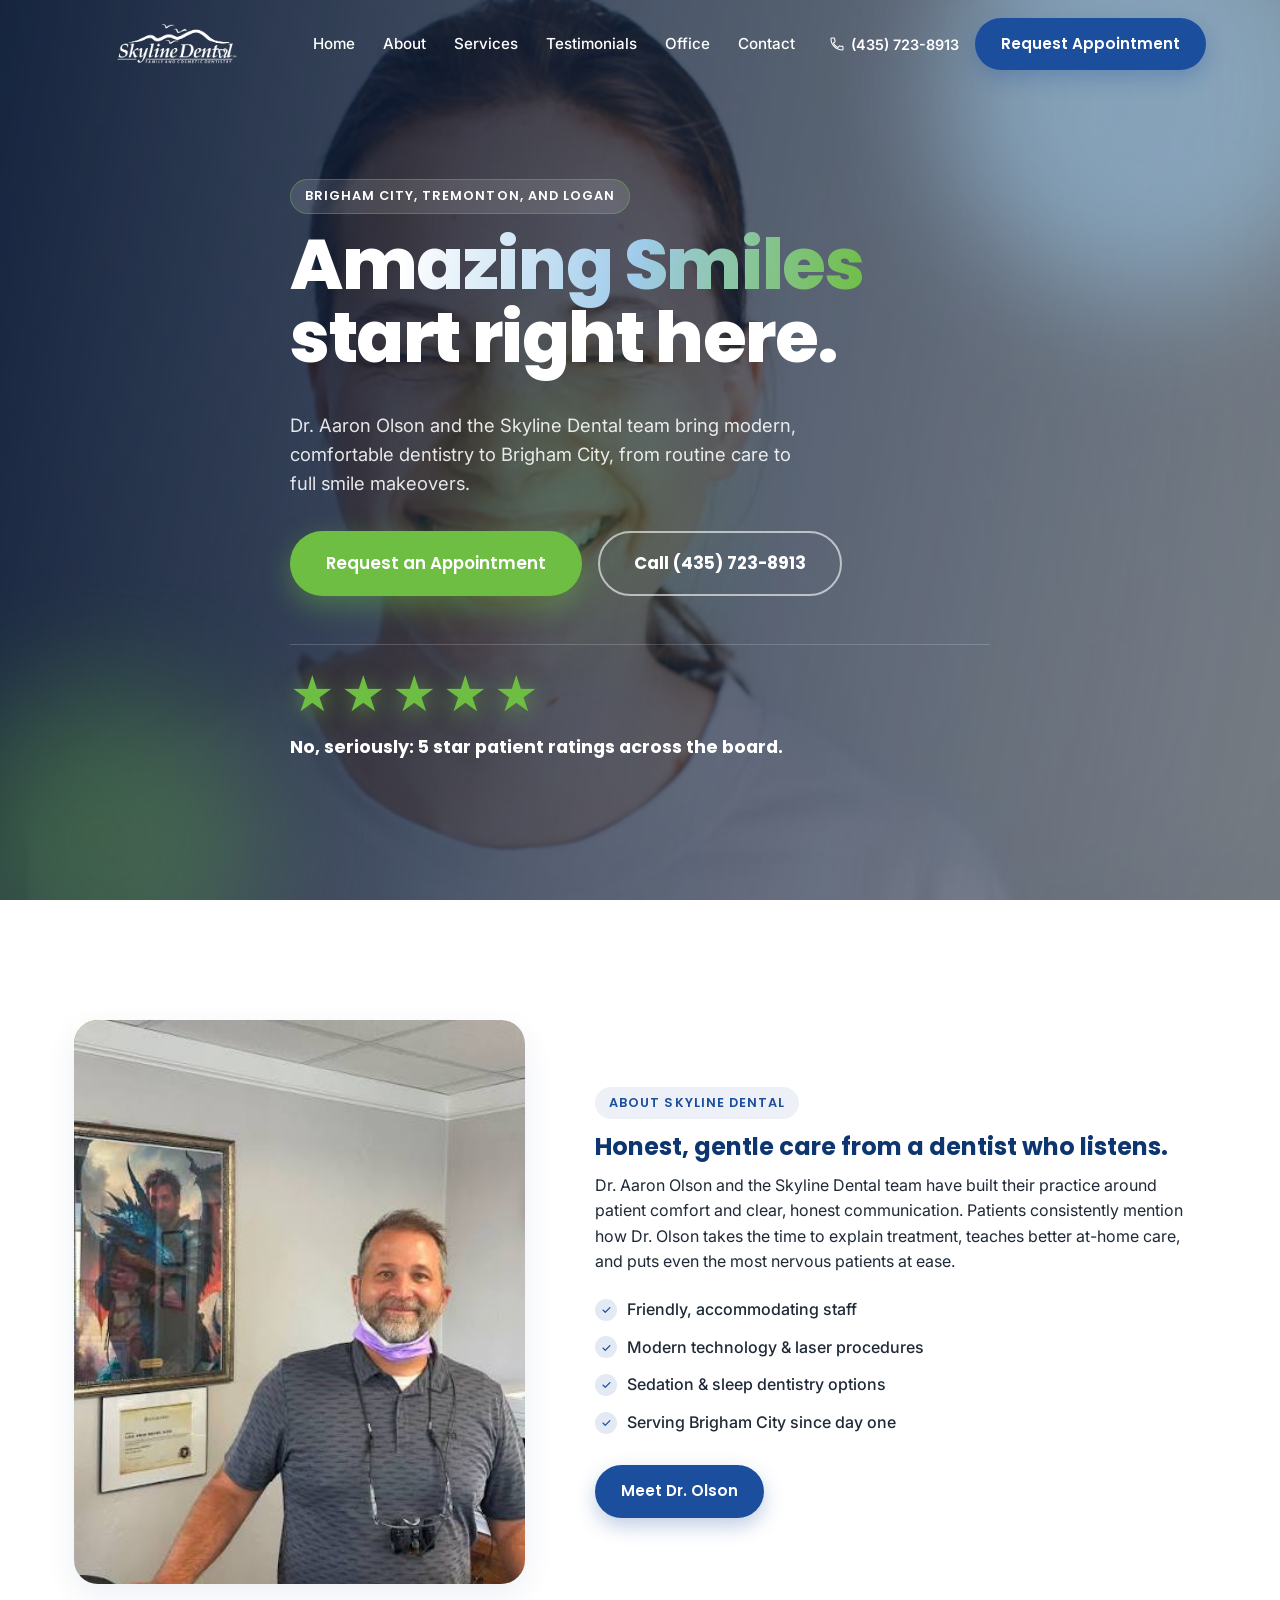
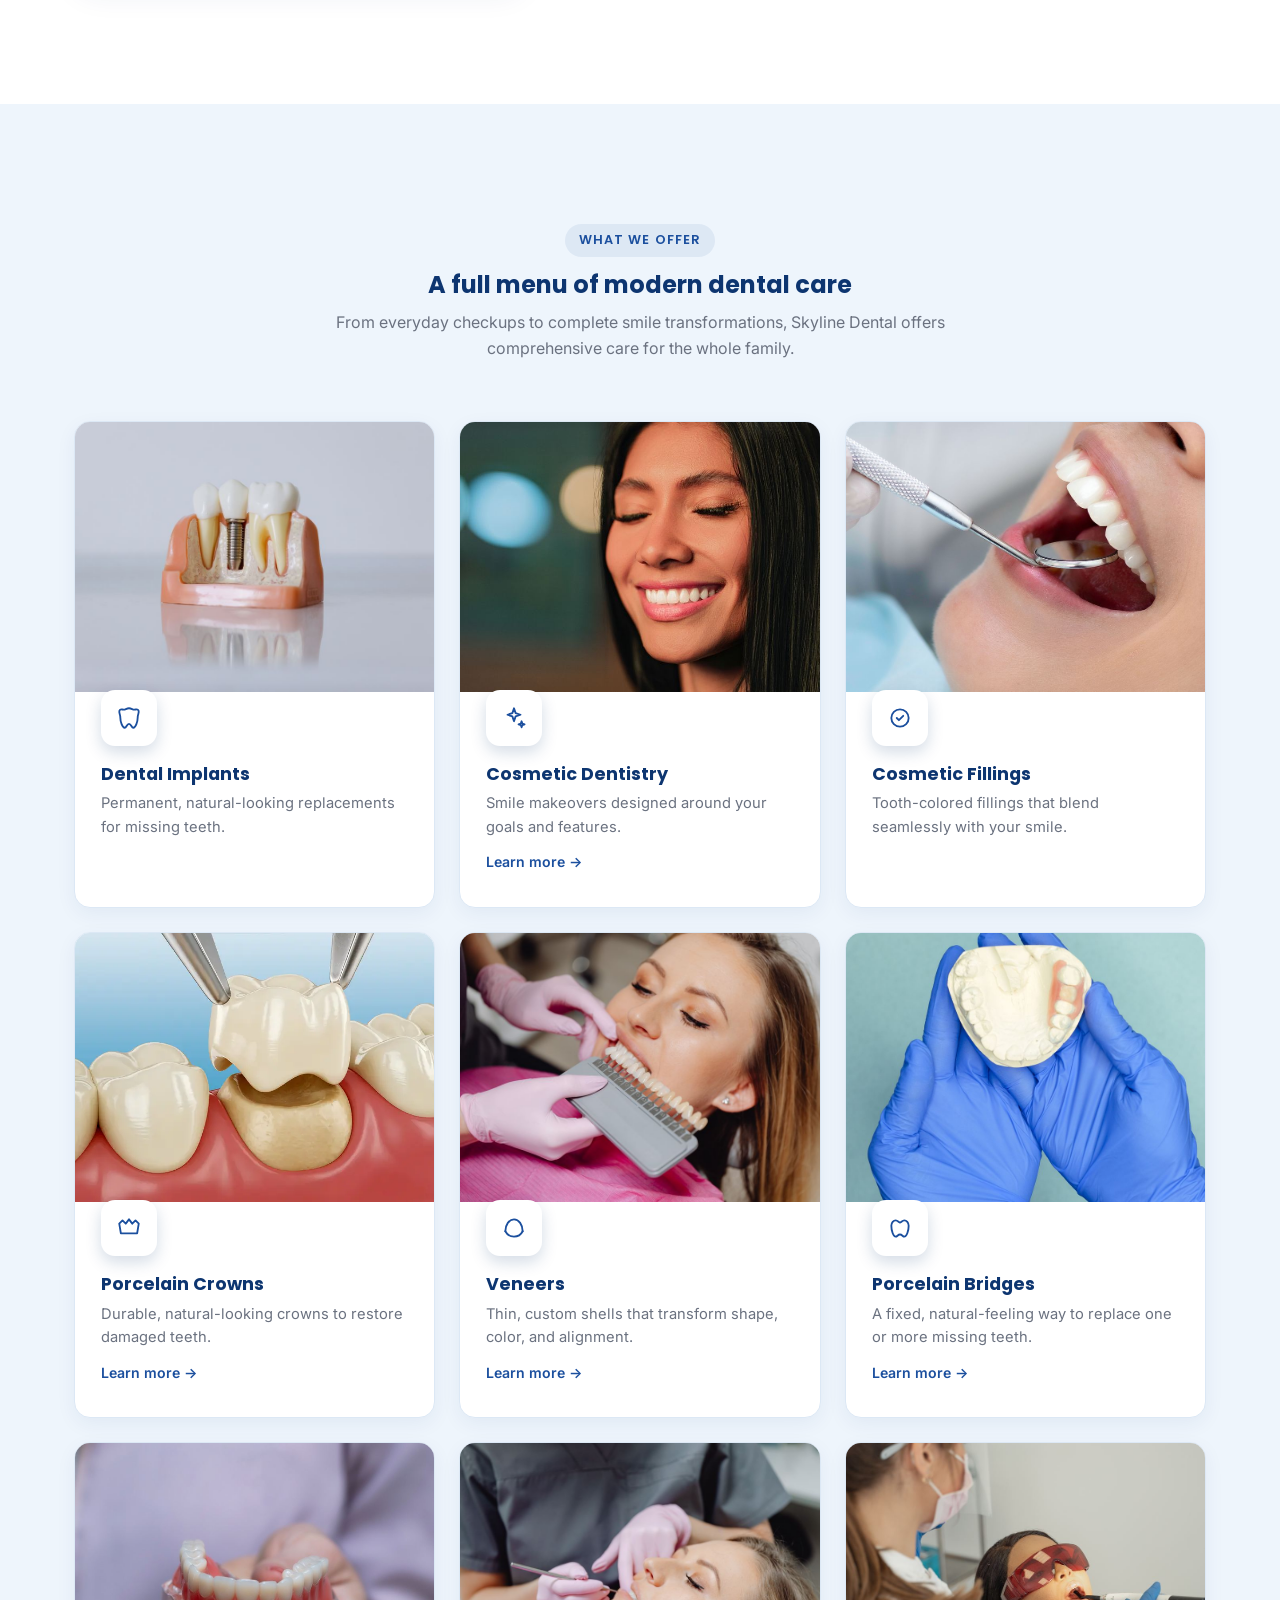
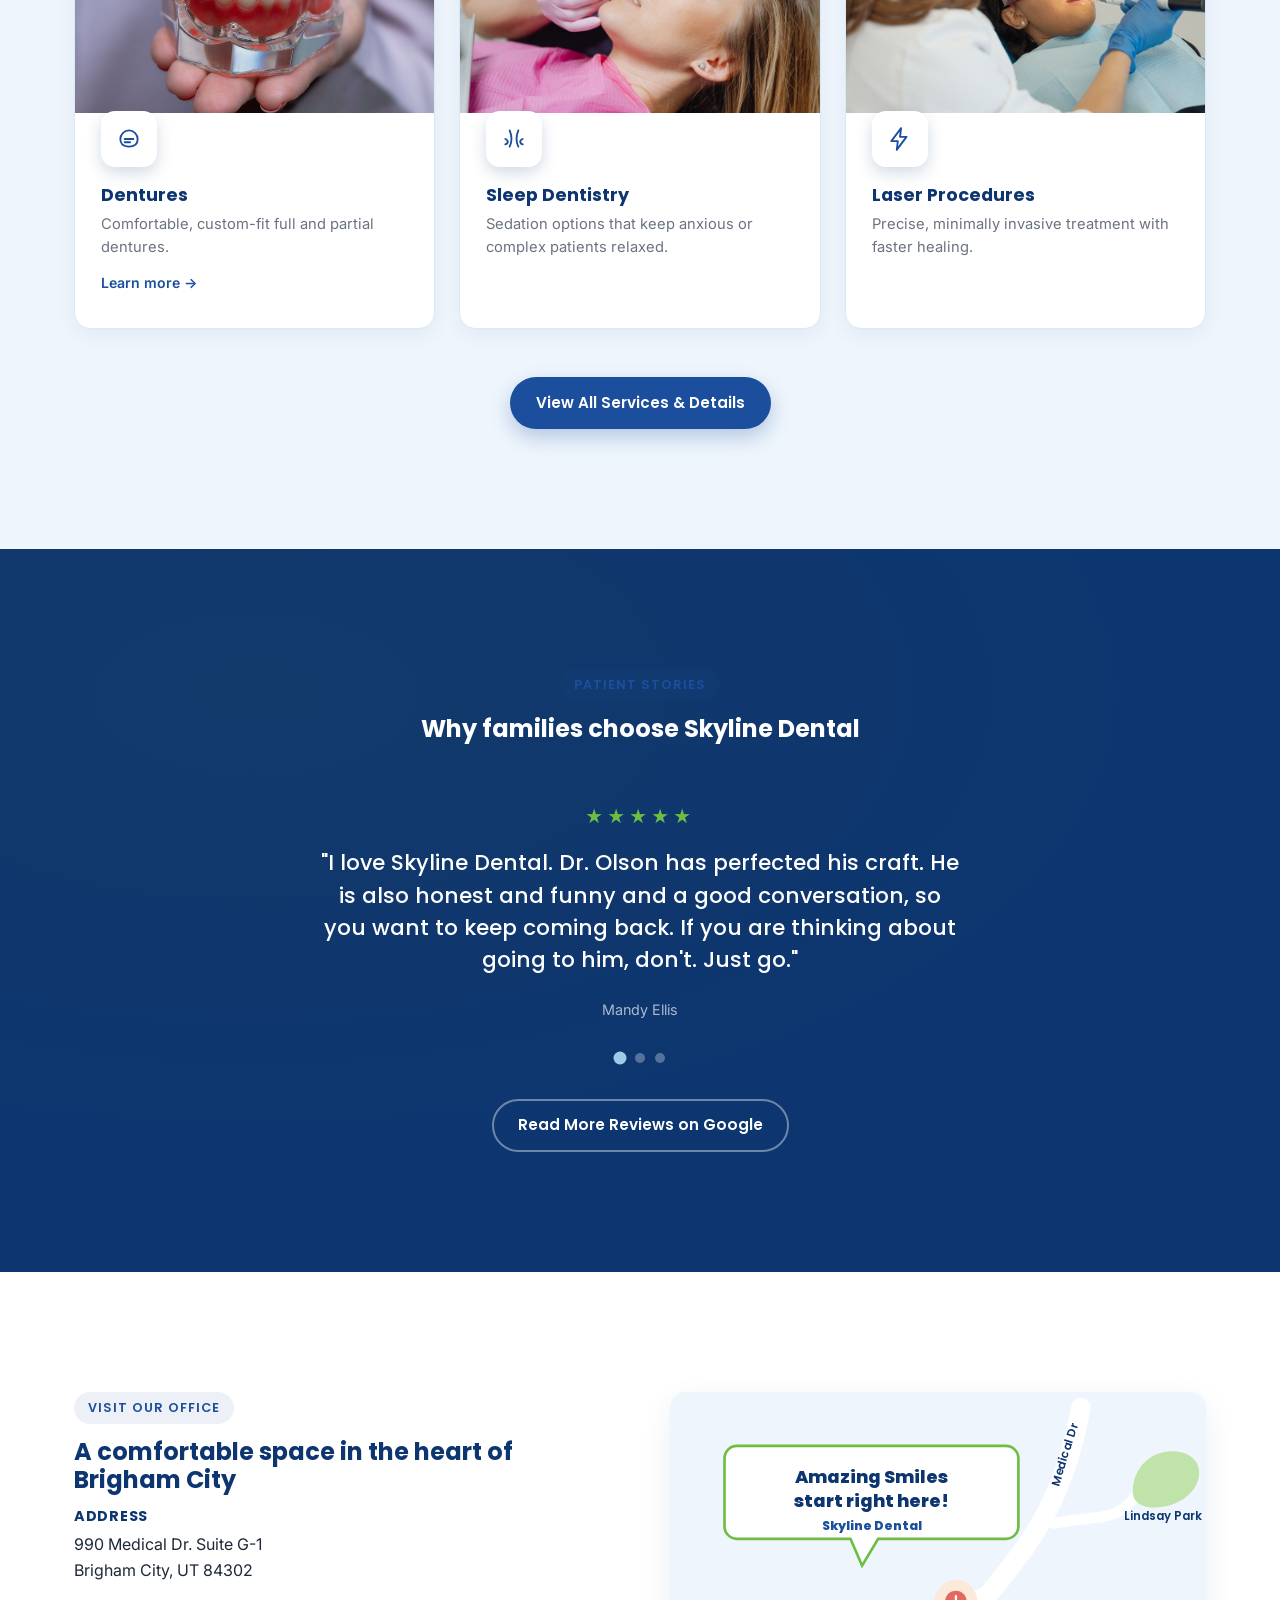
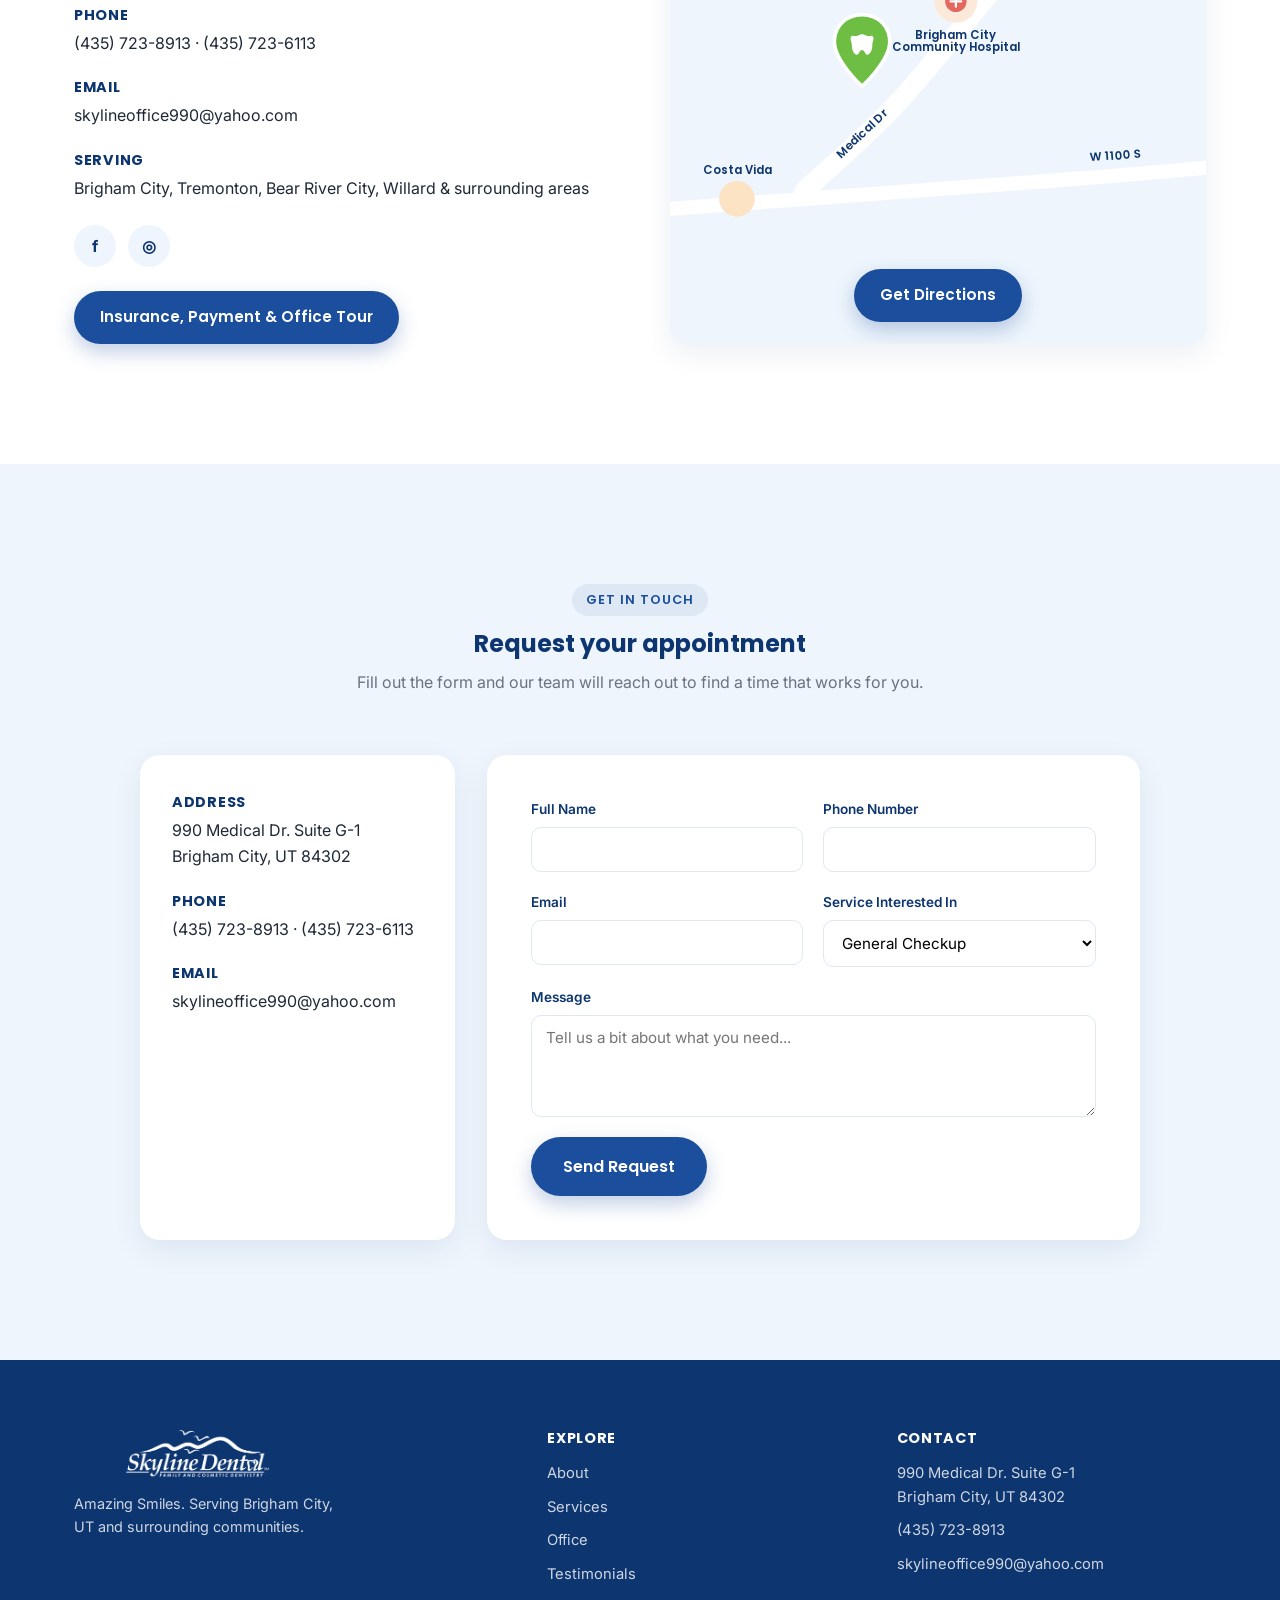
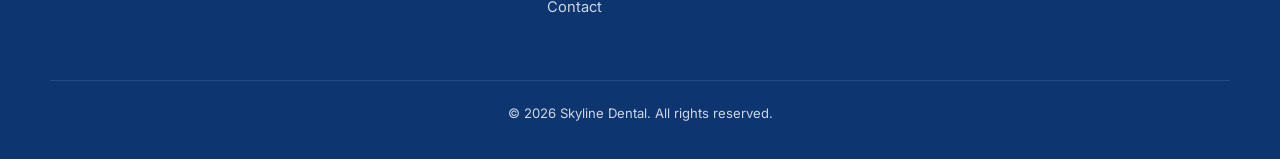
<file: index.html>
<!DOCTYPE html>
<html lang="en">
<head>
<meta charset="UTF-8">
<meta name="viewport" content="width=device-width, initial-scale=1.0">
<title>Skyline Dental | Dr. Aaron Olson | Brigham City, UT</title>
<meta name="description" content="Skyline Dental in Brigham City, UT. Dr. Aaron Olson offers implants, cosmetic dentistry, veneers, crowns, dentures, sleep dentistry & more. Amazing Smiles.">
<link rel="preconnect" href="https://fonts.googleapis.com">
<link rel="preconnect" href="https://fonts.gstatic.com" crossorigin>
<link href="https://fonts.googleapis.com/css2?family=Poppins:wght@400;500;600;700;800&family=Inter:wght@400;500;600&display=swap" rel="stylesheet">
<link rel="stylesheet" href="css/style.css">
</head>
<body>

<div class="progress-bar" id="progressBar"></div>

<header class="site-header" id="siteHeader">
  <div class="container header-inner">
    <a href="#home" class="logo">
      <img src="images/skyline-dental-logo-white.png" alt="Skyline Dental - Family and Cosmetic Dentistry" class="logo-img logo-img-light">
      <img src="images/skyline-dental-logo.png" alt="Skyline Dental - Family and Cosmetic Dentistry" class="logo-img logo-img-dark">
    </a>
    <nav class="main-nav" id="mainNav">
      <a href="index.html#home">Home</a>
      <a href="about.html">About</a>
      <a href="services.html">Services</a>
      <a href="index.html#testimonials">Testimonials</a>
      <a href="office.html">Office</a>
      <a href="index.html#contact">Contact</a>
    </nav>
    <div class="header-actions">
      <a href="tel:4357238913" class="phone-pill">
        <svg width="16" height="16" viewBox="0 0 24 24" fill="none"><path d="M6.6 10.8c1.4 2.8 3.8 5.1 6.6 6.6l2.2-2.2c.3-.3.7-.4 1-.2 1.1.4 2.3.6 3.6.6.6 0 1 .4 1 1V20c0 .6-.4 1-1 1C10.6 21 3 13.4 3 4c0-.6.4-1 1-1h3.5c.6 0 1 .4 1 1 0 1.2.2 2.4.6 3.6.1.4 0 .8-.3 1.1L6.6 10.8z" stroke="currentColor" stroke-width="1.6" stroke-linejoin="round"/></svg>
        (435) 723-8913
      </a>
      <a href="#contact" class="btn btn-primary">Request Appointment</a>
    </div>
    <button class="nav-toggle" id="navToggle" aria-label="Toggle menu">
      <span></span><span></span><span></span>
    </button>
  </div>
</header>

<main>

  <!-- HERO -->
  <section id="home" class="hero">
    <video class="hero-bg-video" autoplay muted loop playsinline poster="images/hero-bg-poster.jpg">
      <source src="videos/hero-bg.webm" type="video/webm">
      <source src="videos/hero-bg.mp4" type="video/mp4">
    </video>
    <div class="hero-overlay"></div>
    <div class="hero-blob blob-1"></div>
    <div class="hero-blob blob-2"></div>
    <div class="hero-blob blob-3"></div>
    <div class="container hero-inner">
      <div class="hero-copy reveal">
        <span class="eyebrow eyebrow-accent">Brigham City, Tremonton, and Logan</span>
        <h1><span class="accent-text">Amazing Smiles</span><br> start right here.</h1>
        <p class="hero-sub">Dr. Aaron Olson and the Skyline Dental team bring modern, comfortable dentistry to Brigham City, from routine care to full smile makeovers.</p>
        <div class="hero-cta">
          <a href="#contact" class="btn btn-primary btn-lg">Request an Appointment</a>
          <a href="tel:4357238913" class="btn btn-ghost btn-lg">Call (435) 723-8913</a>
        </div>
        <div class="hero-rating">
          <span class="stat-stars stat-stars-lg" aria-label="5 star rating">★★★★★</span>
          <span class="hero-rating-label">No, seriously: 5 star patient ratings across the board.</span>
        </div>
      </div>
    </div>
  </section>

  <!-- ABOUT -->
  <section id="about" class="about">
    <div class="container about-inner">
      <div class="about-visual reveal">
        <div class="about-photo">
          <img src="images/dr-aaron-olson.jpg" alt="Dr. Aaron Olson, DDS" class="about-photo-img">
          <div class="about-accent"></div>
        </div>
      </div>
      <div class="about-copy reveal">
        <span class="eyebrow">About Skyline Dental</span>
        <h2>Honest, gentle care from a dentist who listens.</h2>
        <p>Dr. Aaron Olson and the Skyline Dental team have built their practice around patient comfort and clear, honest communication. Patients consistently mention how Dr. Olson takes the time to explain treatment, teaches better at-home care, and puts even the most nervous patients at ease.</p>
        <ul class="about-points">
          <li><span class="check">✓</span> Friendly, accommodating staff</li>
          <li><span class="check">✓</span> Modern technology &amp; laser procedures</li>
          <li><span class="check">✓</span> Sedation &amp; sleep dentistry options</li>
          <li><span class="check">✓</span> Serving Brigham City since day one</li>
        </ul>
        <a href="about.html" class="btn btn-primary">Meet Dr. Olson</a>
      </div>
    </div>
  </section>

  <!-- SERVICES -->
  <section id="services" class="services">
    <div class="container">
      <div class="section-head reveal">
        <span class="eyebrow">What We Offer</span>
        <h2>A full menu of modern dental care</h2>
        <p>From everyday checkups to complete smile transformations, Skyline Dental offers comprehensive care for the whole family.</p>
      </div>
      <div class="service-grid">

        <div class="service-card reveal">
          <div class="service-media"><img src="images/pexels-cottonbro-6502305.jpg" alt="Cross-section model of a dental implant" loading="lazy" width="800" height="600"></div>
          <div class="service-card-body">
            <div class="service-icon"><svg viewBox="0 0 24 24" width="26" height="26" fill="none" stroke="currentColor" stroke-width="1.7" stroke-linecap="round" stroke-linejoin="round"><path d="M12 3c-2.2 0-3.3 1.3-4.8 1.3-1.8 0-3.3-1-4 .8-.8 2 .8 3.6.8 6.6 0 3.6 1.8 9.3 4 9.3 1.8 0 1.8-3.6 4-3.6s2.2 3.6 4 3.6c2.2 0 4-5.7 4-9.3 0-3 1.6-4.6.8-6.6-.7-1.8-2.2-.8-4-.8-1.5 0-2.6-1.3-4.8-1.3z"/></svg></div>
            <h3>Dental Implants</h3>
            <p>Permanent, natural-looking replacements for missing teeth.</p>
          </div>
        </div>
        <a href="services/cosmetic-dentistry.html" class="service-card reveal">
          <div class="service-media"><img src="images/pexels-spencphoto-33600522.jpg" alt="Patient smiling with a bright, healthy smile" loading="lazy" width="800" height="600"></div>
          <div class="service-card-body">
            <div class="service-icon"><svg viewBox="0 0 24 24" width="26" height="26" fill="none" stroke="currentColor" stroke-width="1.7" stroke-linecap="round" stroke-linejoin="round"><path d="M12 3l1.5 4.5L18 9l-4.5 1.5L12 15l-1.5-4.5L6 9l4.5-1.5z"/><path d="M19 15l.7 2.1 2.1.7-2.1.7-.7 2.1-.7-2.1-2.1-.7 2.1-.7z"/></svg></div>
            <h3>Cosmetic Dentistry</h3>
            <p>Smile makeovers designed around your goals and features.</p>
            <span class="service-card-link">Learn more &rarr;</span>
          </div>
        </a>
        <div class="service-card reveal">
          <div class="service-media"><img src="images/pexels-itslauravillela-35151920.jpg" alt="Dentist examining a patient's teeth with a mirror" loading="lazy" width="800" height="600"></div>
          <div class="service-card-body">
            <div class="service-icon"><svg viewBox="0 0 24 24" width="26" height="26" fill="none" stroke="currentColor" stroke-width="1.7" stroke-linecap="round" stroke-linejoin="round"><circle cx="12" cy="12" r="8"/><path d="M9 12l2 2 4-4"/></svg></div>
            <h3>Cosmetic Fillings</h3>
            <p>Tooth-colored fillings that blend seamlessly with your smile.</p>
          </div>
        </div>
        <a href="services/crowns.html" class="service-card reveal">
          <div class="service-media"><img src="images/1800x1200-what-is-a-zirconia-crown-seeds.webp" alt="A porcelain crown being placed on a prepared tooth" loading="lazy" width="800" height="600"></div>
          <div class="service-card-body">
            <div class="service-icon"><svg viewBox="0 0 24 24" width="26" height="26" fill="none" stroke="currentColor" stroke-width="1.7" stroke-linecap="round" stroke-linejoin="round"><path d="M3 8l3-3 3 3 3-4 3 4 3-3 3 3-1.5 9h-15z"/></svg></div>
            <h3>Porcelain Crowns</h3>
            <p>Durable, natural-looking crowns to restore damaged teeth.</p>
            <span class="service-card-link">Learn more &rarr;</span>
          </div>
        </a>
        <a href="services/veneers.html" class="service-card reveal">
          <div class="service-media"><img src="images/pexels-karola-g-6627570.jpg" alt="Dentist matching a tooth shade guide to a patient's smile" loading="lazy" width="800" height="600"></div>
          <div class="service-card-body">
            <div class="service-icon"><svg viewBox="0 0 24 24" width="26" height="26" fill="none" stroke="currentColor" stroke-width="1.7" stroke-linecap="round" stroke-linejoin="round"><path d="M4 15c1.5 3 4.5 5 8 5s6.5-2 8-5"/><path d="M4 15c0-6 3.5-11 8-11s8 5 8 11"/></svg></div>
            <h3>Veneers</h3>
            <p>Thin, custom shells that transform shape, color, and alignment.</p>
            <span class="service-card-link">Learn more &rarr;</span>
          </div>
        </a>
        <a href="services/bridges.html" class="service-card reveal">
          <div class="service-media"><img src="images/pexels-nadezhda-moryak-7800523.jpg" alt="Dental model showing a bridge replacing a missing tooth" loading="lazy" width="800" height="600"></div>
          <div class="service-card-body">
            <div class="service-icon"><svg viewBox="0 0 24 24" width="26" height="26" fill="none" stroke="currentColor" stroke-width="1.7" stroke-linecap="round" stroke-linejoin="round"><path d="M4 10c0-3 2-5 4-5s3 2 4 2 2-2 4-2 4 2 4 5c0 5-2 10-4 10-1.5 0-2-2-4-2s-2.5 2-4 2c-2 0-4-5-4-10z"/></svg></div>
            <h3>Porcelain Bridges</h3>
            <p>A fixed, natural-feeling way to replace one or more missing teeth.</p>
            <span class="service-card-link">Learn more &rarr;</span>
          </div>
        </a>
        <a href="services/dentures.html" class="service-card reveal">
          <div class="service-media"><img src="images/pexels-itslauravillela-32852536.jpg" alt="Full denture on a clear model held in a hand" loading="lazy" width="800" height="600"></div>
          <div class="service-card-body">
            <div class="service-icon"><svg viewBox="0 0 24 24" width="26" height="26" fill="none" stroke="currentColor" stroke-width="1.7" stroke-linecap="round" stroke-linejoin="round"><path d="M4 12c0-4 3.5-8 8-8s8 4 8 8-2 7-8 7-8-3-8-7z"/><path d="M8 12h8M8 15h5"/></svg></div>
            <h3>Dentures</h3>
            <p>Comfortable, custom-fit full and partial dentures.</p>
            <span class="service-card-link">Learn more &rarr;</span>
          </div>
        </a>
        <div class="service-card reveal">
          <div class="service-media"><img src="images/pexels-karola-g-6627563.jpg" alt="Relaxed patient during a sedation dentistry procedure" loading="lazy" width="800" height="600"></div>
          <div class="service-card-body">
            <div class="service-icon"><svg viewBox="0 0 24 24" width="26" height="26" fill="none" stroke="currentColor" stroke-width="1.7" stroke-linecap="round" stroke-linejoin="round"><path d="M4 17c3-1 3-4 0-5m16 5c-3-1-3-4 0-5M8 19c2-4 2-10 0-15m8 15c-2-4-2-10 0-15"/></svg></div>
            <h3>Sleep Dentistry</h3>
            <p>Sedation options that keep anxious or complex patients relaxed.</p>
          </div>
        </div>
        <div class="service-card reveal">
          <div class="service-media"><img src="images/pexels-tima-miroshnichenko-5355839.jpg" alt="Dentist using a laser device during a procedure" loading="lazy" width="800" height="600"></div>
          <div class="service-card-body">
            <div class="service-icon"><svg viewBox="0 0 24 24" width="26" height="26" fill="none" stroke="currentColor" stroke-width="1.7" stroke-linecap="round" stroke-linejoin="round"><path d="M13 2L4 14h6l-1 8 9-12h-6z"/></svg></div>
            <h3>Laser Procedures</h3>
            <p>Precise, minimally invasive treatment with faster healing.</p>
          </div>
        </div>

      </div>
      <div class="section-cta reveal">
        <a href="services.html" class="btn btn-primary">View All Services &amp; Details</a>
      </div>
    </div>
  </section>

  <!-- TESTIMONIALS -->
  <section id="testimonials" class="testimonials">
    <div class="container">
      <div class="section-head reveal light">
        <span class="eyebrow">Patient Stories</span>
        <h2>Why families choose Skyline Dental</h2>
      </div>
      <div class="testimonial-slider reveal" id="testimonialSlider">
        <div class="testimonial-track" id="testimonialTrack">
          <blockquote class="testimonial-slide active">
            <div class="stars">★★★★★</div>
            <p>"I love Skyline Dental. Dr. Olson has perfected his craft. He is also honest and funny and a good conversation, so you want to keep coming back. If you are thinking about going to him, don't. Just go."</p>
            <cite>Mandy Ellis</cite>
          </blockquote>
          <blockquote class="testimonial-slide">
            <div class="stars">★★★★★</div>
            <p>"I hadn't been to the dentist in six years, yikes! This awesome staff and Dr. Aaron Olson made me feel so comfortable. This office is full of kindness and humor. My husband and all 3 of my kids love it there, and who loves a dentist? Not to mention my daughter had her wisdom teeth out, and even though it was Dr. Olson's birthday, he called to follow up and check on her! Definitely 5 stars!!"</p>
            <cite>Joanna Hardy</cite>
          </blockquote>
          <blockquote class="testimonial-slide">
            <div class="stars">★★★★★</div>
            <p>"Dr. Olson and his staff are wonderful. They go out of their way to make you feel welcome and comfortable. Every time I go, they remember me and make me feel like we're old friends. I have moved a few states away, but still keep Dr. Olson as my dentist. I make an appointment when I know I'm flying in."</p>
            <cite>Kelllie Hansen</cite>
          </blockquote>
        </div>
        <div class="testimonial-dots" id="testimonialDots"></div>
        <a href="https://www.google.com/search?q=Skyline+Dental+Brigham+City+UT+reviews" target="_blank" rel="noopener" class="btn btn-ghost testimonial-more">Read More Reviews on Google</a>
      </div>
    </div>
  </section>

  <!-- OFFICE / LOCATION -->
  <section id="office" class="office">
    <div class="container office-inner">
      <div class="office-copy reveal">
        <span class="eyebrow">Visit Our Office</span>
        <h2>A comfortable space in the heart of Brigham City</h2>
        <div class="office-detail">
          <strong>Address</strong>
          <p>990 Medical Dr. Suite G-1<br>Brigham City, UT 84302</p>
        </div>
        <div class="office-detail">
          <strong>Phone</strong>
          <p><a href="tel:4357238913">(435) 723-8913</a> · <a href="tel:4357236113">(435) 723-6113</a></p>
        </div>
        <div class="office-detail">
          <strong>Email</strong>
          <p><a href="mailto:skylineoffice990@yahoo.com">skylineoffice990@yahoo.com</a></p>
        </div>
        <div class="office-detail">
          <strong>Serving</strong>
          <p>Brigham City, Tremonton, Bear River City, Willard &amp; surrounding areas</p>
        </div>
        <div class="social-links">
          <a href="#" aria-label="Facebook">f</a>
          <a href="#" aria-label="Instagram">◎</a>
        </div>
        <a href="office.html" class="btn btn-primary office-more">Insurance, Payment &amp; Office Tour</a>
      </div>
      <div class="office-map reveal">
        <svg class="office-map-svg" viewBox="0 0 600 460" role="img" aria-labelledby="mapTitle">
          <title id="mapTitle">Illustrated map showing Skyline Dental on Medical Drive in Brigham City</title>
          <rect width="600" height="460" fill="#EEF5FC"/>

          <!-- W 1100 S, the cross street Costa Vida sits on -->
          <path d="M-10,440 C 150,428 300,418 450,406 S 590,394 610,392" fill="none" stroke="#fff" stroke-width="16" stroke-linecap="round"/>
          <text x="470" y="386" class="map-label" transform="rotate(-4 470 386)">W 1100 S</text>

          <!-- Medical Dr, curving from upper-right down to lower-left, crossing W 1100 S -->
          <path d="M460,-10 C 445,70 420,120 380,170 S 300,270 260,315 S 175,395 150,420"
                fill="none" stroke="#fff" stroke-width="22" stroke-linecap="round"/>
          <text x="446" y="44" text-anchor="middle" class="map-label" transform="rotate(-72.7 446 44)">Medical Dr</text>
          <text x="218" y="358" text-anchor="middle" class="map-label" transform="rotate(-43.3 218 358)">Medical Dr</text>

          <!-- Wildwood Dr spur to Lindsay Park -->
          <path d="M430,120 C 470,110 500,120 520,90" fill="none" stroke="#fff" stroke-width="12" stroke-linecap="round"/>
          <g transform="translate(552,64)">
            <path d="M-34,20 C-34,-10 -8,-30 20,-24 C46,-18 46,10 26,26 C6,42 -34,44 -34,20 Z" fill="#BFE3A8"/>
            <text x="0" y="52" class="map-label" text-anchor="middle">Lindsay Park</text>
          </g>

          <!-- Brigham City Community Hospital, further up Medical Dr, above the office -->
          <path d="M368,190 C 355,195 345,198 336,203" fill="none" stroke="#fff" stroke-width="10" stroke-linecap="round"/>
          <g transform="translate(320,207)">
            <circle cx="0" cy="0" r="24" fill="#FBE9DA"/>
            <circle cx="0" cy="0" r="12" fill="#E4685D"/>
            <path d="M0,-6 v12 M-6,0 h12" stroke="#fff" stroke-width="2.5" stroke-linecap="round"/>
            <text x="0" y="42" class="map-label" text-anchor="middle">Brigham City<tspan x="0" dy="14">Community Hospital</tspan></text>
          </g>

          <!-- Costa Vida, on W 1100 S -- a different street from Medical Dr -->
          <g transform="translate(75,428)">
            <circle cx="0" cy="0" r="20" fill="#FCE3C3"/>
            <text x="0" y="-28" class="map-label" text-anchor="middle">Costa Vida</text>
          </g>

          <!-- Skyline Dental pin, left of Medical Dr, close to the bubble -->
          <g transform="translate(215,262)">
            <circle class="map-pulse" cx="0" cy="0" r="14" fill="var(--accent)" opacity=".35"/>
            <path d="M0,-40 C19,-40 31,-26 31,-10 C31,12 0,40 0,40 C0,40 -31,12 -31,-10 C-31,-26 -19,-40 0,-40 Z" fill="var(--accent)" stroke="#fff" stroke-width="4"/>
            <path d="M0,-8 c-6,0 -9,4 -13,4 -5,0 -9,-3 -11,2 -2,6 2,10 2,18 0,10 5,20 11,20 5,0 5,-10 11,-10 s6,10 11,10 c6,0 11,-10 11,-20 0,-8 4,-12 2,-18 -2,-5 -6,-2 -11,-2 -4,0 -7,-4 -13,-4z" fill="#fff" transform="translate(0,-14) scale(0.52)"/>
          </g>

          <!-- Speech bubble -->
          <g transform="translate(226,95)">
            <path d="M-150,-62 h300 a14,14 0 0 1 14,14 v76 a14,14 0 0 1 -14,14 h-143 l-18,30 -13,-30 h-127 a14,14 0 0 1 -14,-14 v-76 a14,14 0 0 1 14,-14 z" fill="#fff" stroke="var(--accent)" stroke-width="3"/>
            <text x="0" y="-20" text-anchor="middle" class="map-bubble-text">Amazing Smiles</text>
            <text x="0" y="6" text-anchor="middle" class="map-bubble-text">start right here!</text>
            <text x="0" y="32" text-anchor="middle" class="map-bubble-brand">Skyline Dental</text>
          </g>
        </svg>
        <a href="https://www.google.com/maps?q=990+Medical+Dr+Suite+G-1+Brigham+City+UT+84302" target="_blank" rel="noopener" class="btn btn-primary get-directions">Get Directions</a>
      </div>
    </div>
  </section>

  <!-- CONTACT -->
  <section id="contact" class="contact">
    <div class="container contact-inner">
      <div class="section-head reveal">
        <span class="eyebrow">Get In Touch</span>
        <h2>Request your appointment</h2>
        <p>Fill out the form and our team will reach out to find a time that works for you.</p>
      </div>
      <div class="contact-grid">
      <div class="contact-info-card reveal">
        <div class="office-detail">
          <strong>Address</strong>
          <p>990 Medical Dr. Suite G-1<br>Brigham City, UT 84302</p>
        </div>
        <div class="office-detail">
          <strong>Phone</strong>
          <p><a href="tel:4357238913">(435) 723-8913</a> · <a href="tel:4357236113">(435) 723-6113</a></p>
        </div>
        <div class="office-detail">
          <strong>Email</strong>
          <p><a href="mailto:skylineoffice990@yahoo.com">skylineoffice990@yahoo.com</a></p>
        </div>
      </div>
      <form name="appointment" method="POST" data-netlify="true" netlify-honeypot="bot-field" class="contact-form reveal">
        <input type="hidden" name="form-name" value="appointment">
        <p class="hidden-field"><label>Don't fill this out: <input name="bot-field"></label></p>

        <div class="form-row">
          <div class="form-field">
            <label for="name">Full Name</label>
            <input type="text" id="name" name="name" required>
          </div>
          <div class="form-field">
            <label for="phone">Phone Number</label>
            <input type="tel" id="phone" name="phone" required>
          </div>
        </div>
        <div class="form-row">
          <div class="form-field">
            <label for="email">Email</label>
            <input type="email" id="email" name="email" required>
          </div>
          <div class="form-field">
            <label for="service">Service Interested In</label>
            <select id="service" name="service">
              <option>General Checkup</option>
              <option>Dental Implants</option>
              <option>Cosmetic Dentistry</option>
              <option>Veneers</option>
              <option>Crowns / Bridges</option>
              <option>Dentures</option>
              <option>Sleep Dentistry</option>
              <option>Other</option>
            </select>
          </div>
        </div>
        <div class="form-field">
          <label for="message">Message</label>
          <textarea id="message" name="message" rows="4" placeholder="Tell us a bit about what you need..."></textarea>
        </div>
        <button type="submit" class="btn btn-primary btn-lg">Send Request</button>
      </form>
      </div>
    </div>
  </section>

</main>

<footer class="site-footer">
  <div class="container footer-inner">
    <div class="footer-brand">
      <img src="images/skyline-dental-logo-white.png" alt="Skyline Dental - Family and Cosmetic Dentistry" class="logo-img footer-logo-img">
      <p>Amazing Smiles. Serving Brigham City, UT and surrounding communities.</p>
    </div>
    <div class="footer-links">
      <h4>Explore</h4>
      <a href="about.html">About</a>
      <a href="services.html">Services</a>
      <a href="office.html">Office</a>
      <a href="index.html#testimonials">Testimonials</a>
      <a href="index.html#contact">Contact</a>
    </div>
    <div class="footer-contact">
      <h4>Contact</h4>
      <p>990 Medical Dr. Suite G-1<br>Brigham City, UT 84302</p>
      <p><a href="tel:4357238913">(435) 723-8913</a></p>
      <p><a href="mailto:skylineoffice990@yahoo.com">skylineoffice990@yahoo.com</a></p>
    </div>
  </div>
  <div class="footer-bottom">
    <div class="container">
      <p>&copy; <span id="year"></span> Skyline Dental. All rights reserved.</p>
    </div>
  </div>
</footer>

<button id="scrollTop" class="scroll-top" aria-label="Scroll to top">↑</button>

<script src="js/main.js"></script>
</body>
</html>
</file>
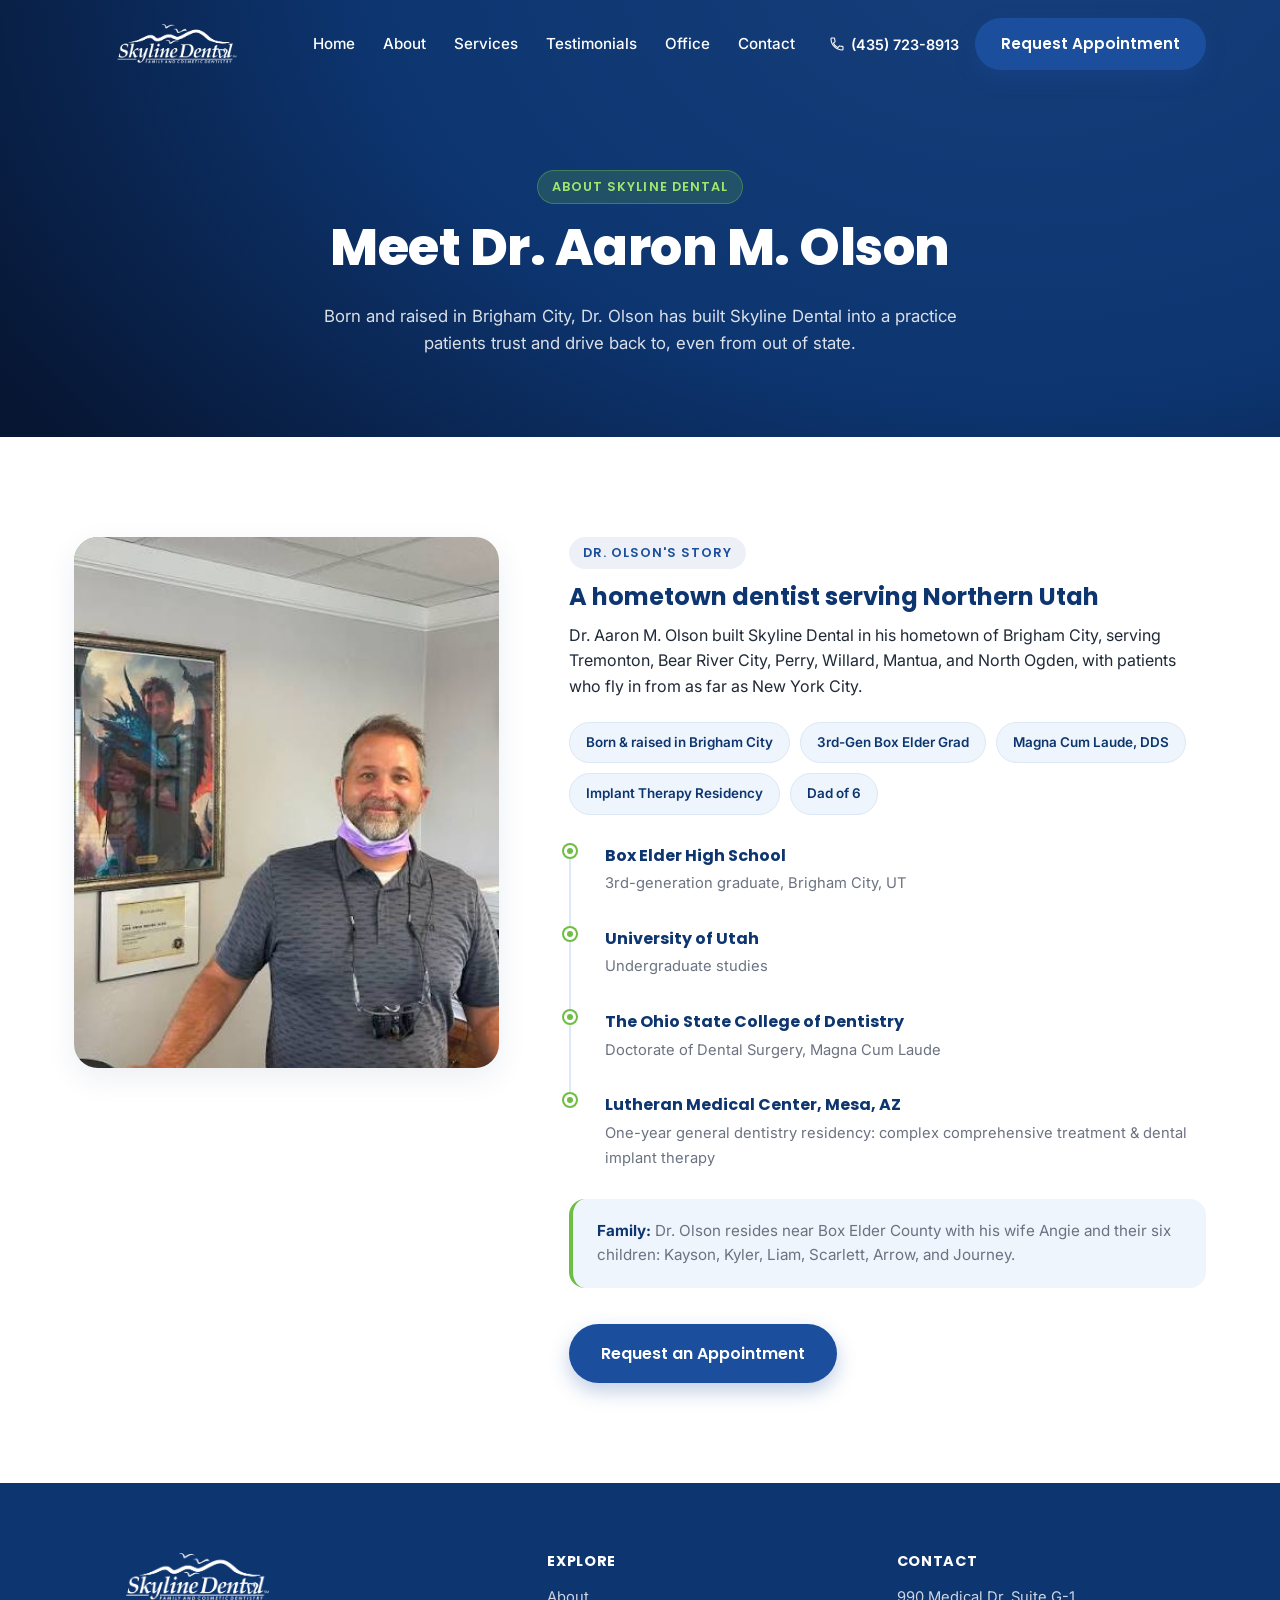
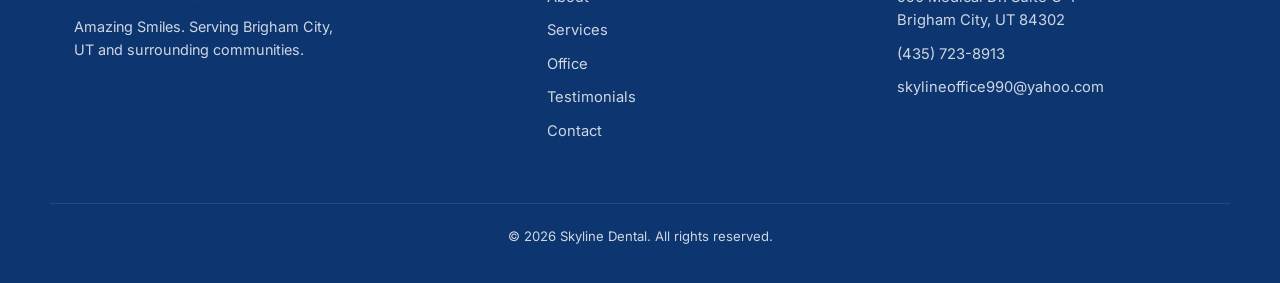
<file: about.html>
<!DOCTYPE html>
<html lang="en">
<head>
<meta charset="UTF-8">
<meta name="viewport" content="width=device-width, initial-scale=1.0">
<title>About Dr. Aaron Olson | Skyline Dental | Brigham City, UT</title>
<meta name="description" content="Meet Dr. Aaron M. Olson of Skyline Dental in Brigham City, UT: his education, training, and the family behind the practice serving Northern Utah.">
<link rel="preconnect" href="https://fonts.googleapis.com">
<link rel="preconnect" href="https://fonts.gstatic.com" crossorigin>
<link href="https://fonts.googleapis.com/css2?family=Poppins:wght@400;500;600;700;800&family=Inter:wght@400;500;600&display=swap" rel="stylesheet">
<link rel="stylesheet" href="css/style.css">
</head>
<body>

<div class="progress-bar" id="progressBar"></div>

<header class="site-header" id="siteHeader">
  <div class="container header-inner">
    <a href="index.html" class="logo">
      <img src="images/skyline-dental-logo-white.png" alt="Skyline Dental - Family and Cosmetic Dentistry" class="logo-img logo-img-light">
      <img src="images/skyline-dental-logo.png" alt="Skyline Dental - Family and Cosmetic Dentistry" class="logo-img logo-img-dark">
    </a>
    <nav class="main-nav" id="mainNav">
      <a href="index.html#home">Home</a>
      <a href="about.html">About</a>
      <a href="services.html">Services</a>
      <a href="index.html#testimonials">Testimonials</a>
      <a href="office.html">Office</a>
      <a href="index.html#contact">Contact</a>
    </nav>
    <div class="header-actions">
      <a href="tel:4357238913" class="phone-pill">
        <svg width="16" height="16" viewBox="0 0 24 24" fill="none"><path d="M6.6 10.8c1.4 2.8 3.8 5.1 6.6 6.6l2.2-2.2c.3-.3.7-.4 1-.2 1.1.4 2.3.6 3.6.6.6 0 1 .4 1 1V20c0 .6-.4 1-1 1C10.6 21 3 13.4 3 4c0-.6.4-1 1-1h3.5c.6 0 1 .4 1 1 0 1.2.2 2.4.6 3.6.1.4 0 .8-.3 1.1L6.6 10.8z" stroke="currentColor" stroke-width="1.6" stroke-linejoin="round"/></svg>
        (435) 723-8913
      </a>
      <a href="index.html#contact" class="btn btn-primary">Request Appointment</a>
    </div>
    <button class="nav-toggle" id="navToggle" aria-label="Toggle menu">
      <span></span><span></span><span></span>
    </button>
  </div>
</header>

<main>

  <section class="page-banner">
    <div class="container">
      <span class="eyebrow">About Skyline Dental</span>
      <h1>Meet Dr. Aaron M. Olson</h1>
      <p>Born and raised in Brigham City, Dr. Olson has built Skyline Dental into a practice patients trust and drive back to, even from out of state.</p>
    </div>
  </section>

  <section class="content-section">
    <div class="container bio-grid">
      <div class="bio-photo reveal">
        <img src="images/dr-aaron-olson.jpg" alt="Dr. Aaron Olson, DDS">
        <div class="bio-accent"></div>
      </div>
      <div class="bio-copy reveal">
        <span class="eyebrow">Dr. Olson's Story</span>
        <h2>A hometown dentist serving Northern Utah</h2>
        <p>Dr. Aaron M. Olson built Skyline Dental in his hometown of Brigham City, serving Tremonton, Bear River City, Perry, Willard, Mantua, and North Ogden, with patients who fly in from as far as New York City.</p>

        <div class="quick-facts">
          <span class="quick-fact">Born &amp; raised in Brigham City</span>
          <span class="quick-fact">3rd-Gen Box Elder Grad</span>
          <span class="quick-fact">Magna Cum Laude, DDS</span>
          <span class="quick-fact">Implant Therapy Residency</span>
          <span class="quick-fact">Dad of 6</span>
        </div>

        <ol class="timeline">
          <li><strong>Box Elder High School</strong><span>3rd-generation graduate, Brigham City, UT</span></li>
          <li><strong>University of Utah</strong><span>Undergraduate studies</span></li>
          <li><strong>The Ohio State College of Dentistry</strong><span>Doctorate of Dental Surgery, Magna Cum Laude</span></li>
          <li><strong>Lutheran Medical Center, Mesa, AZ</strong><span>One-year general dentistry residency: complex comprehensive treatment &amp; dental implant therapy</span></li>
        </ol>

        <div class="family-note">
          <strong>Family:</strong> Dr. Olson resides near Box Elder County with his wife Angie and their six children: Kayson, Kyler, Liam, Scarlett, Arrow, and Journey.
        </div>

        <div class="section-cta section-cta-left">
          <a href="index.html#contact" class="btn btn-primary btn-lg">Request an Appointment</a>
        </div>
      </div>
    </div>
  </section>

</main>

<footer class="site-footer">
  <div class="container footer-inner">
    <div class="footer-brand">
      <img src="images/skyline-dental-logo-white.png" alt="Skyline Dental - Family and Cosmetic Dentistry" class="logo-img footer-logo-img">
      <p>Amazing Smiles. Serving Brigham City, UT and surrounding communities.</p>
    </div>
    <div class="footer-links">
      <h4>Explore</h4>
      <a href="about.html">About</a>
      <a href="services.html">Services</a>
      <a href="office.html">Office</a>
      <a href="index.html#testimonials">Testimonials</a>
      <a href="index.html#contact">Contact</a>
    </div>
    <div class="footer-contact">
      <h4>Contact</h4>
      <p>990 Medical Dr. Suite G-1<br>Brigham City, UT 84302</p>
      <p><a href="tel:4357238913">(435) 723-8913</a></p>
      <p><a href="mailto:skylineoffice990@yahoo.com">skylineoffice990@yahoo.com</a></p>
    </div>
  </div>
  <div class="footer-bottom">
    <div class="container">
      <p>&copy; <span id="year"></span> Skyline Dental. All rights reserved.</p>
    </div>
  </div>
</footer>

<button id="scrollTop" class="scroll-top" aria-label="Scroll to top">↑</button>

<script src="js/main.js"></script>
</body>
</html>
</file>
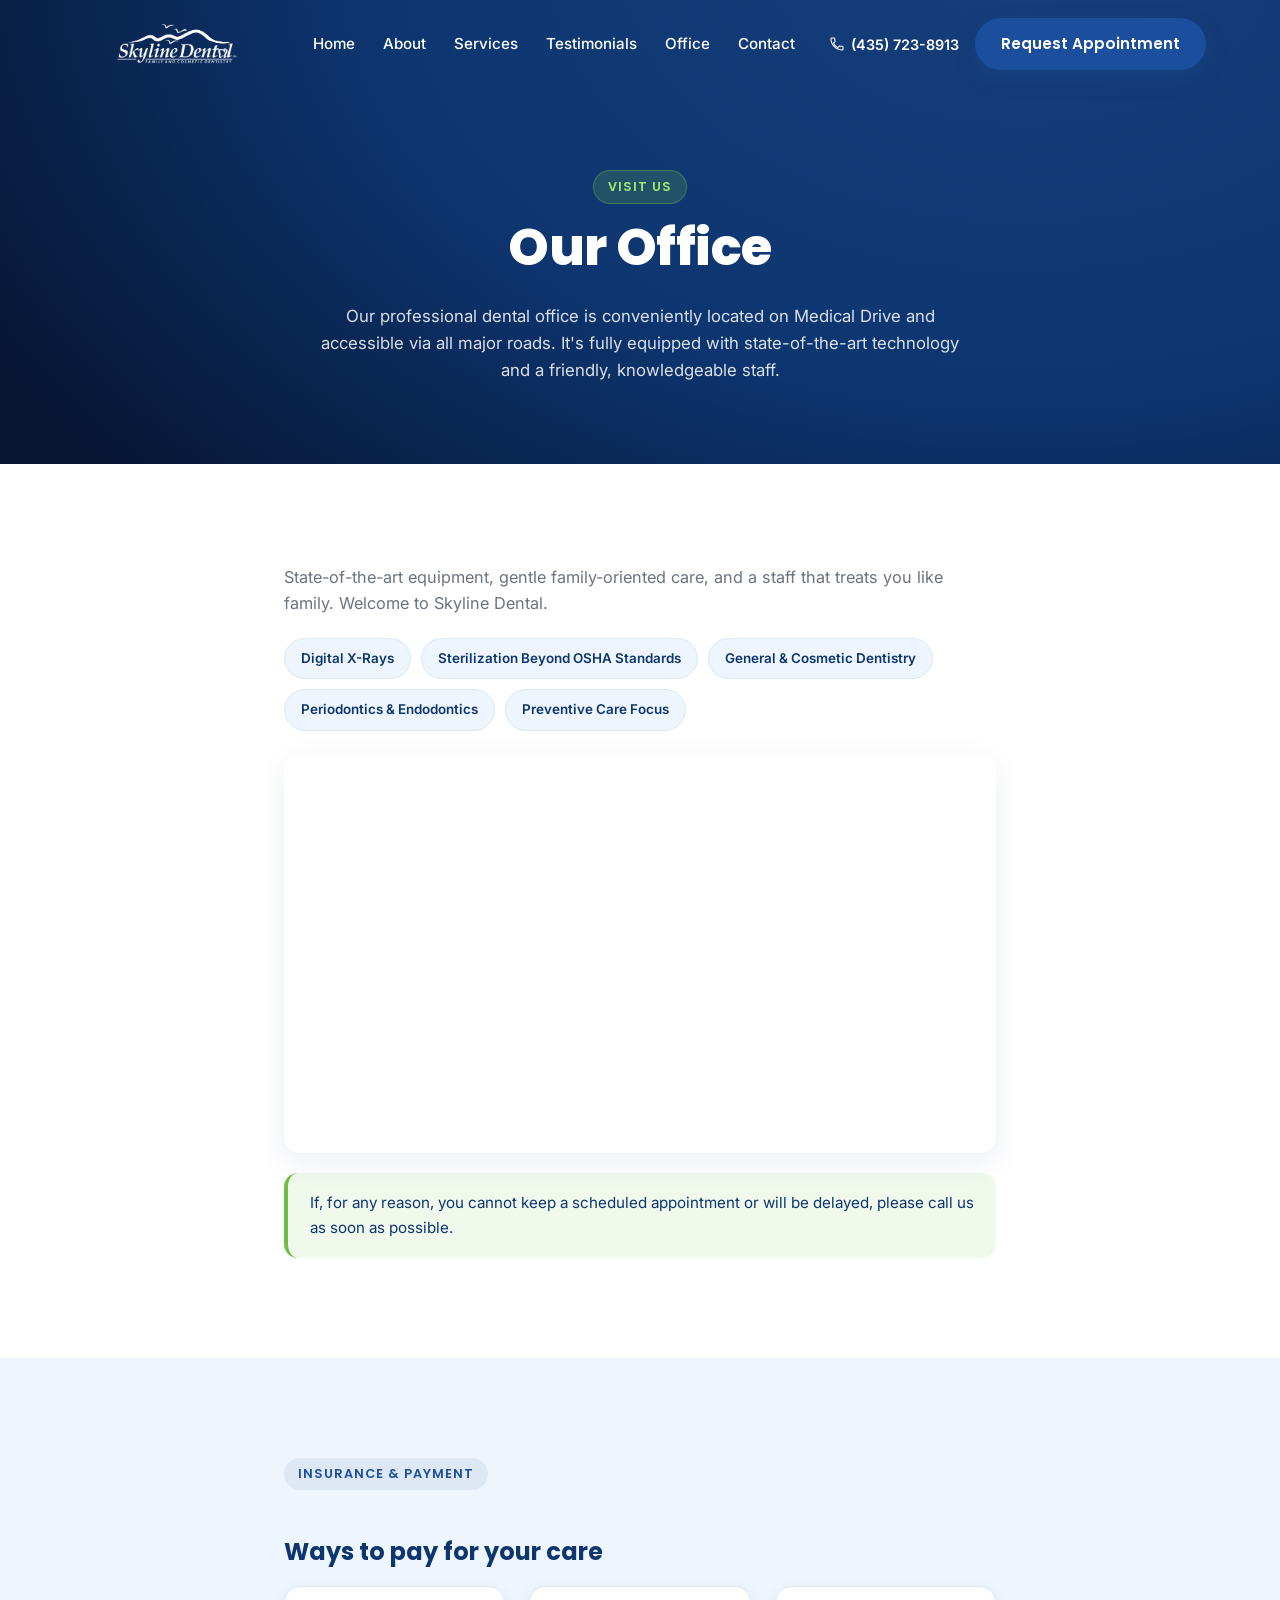
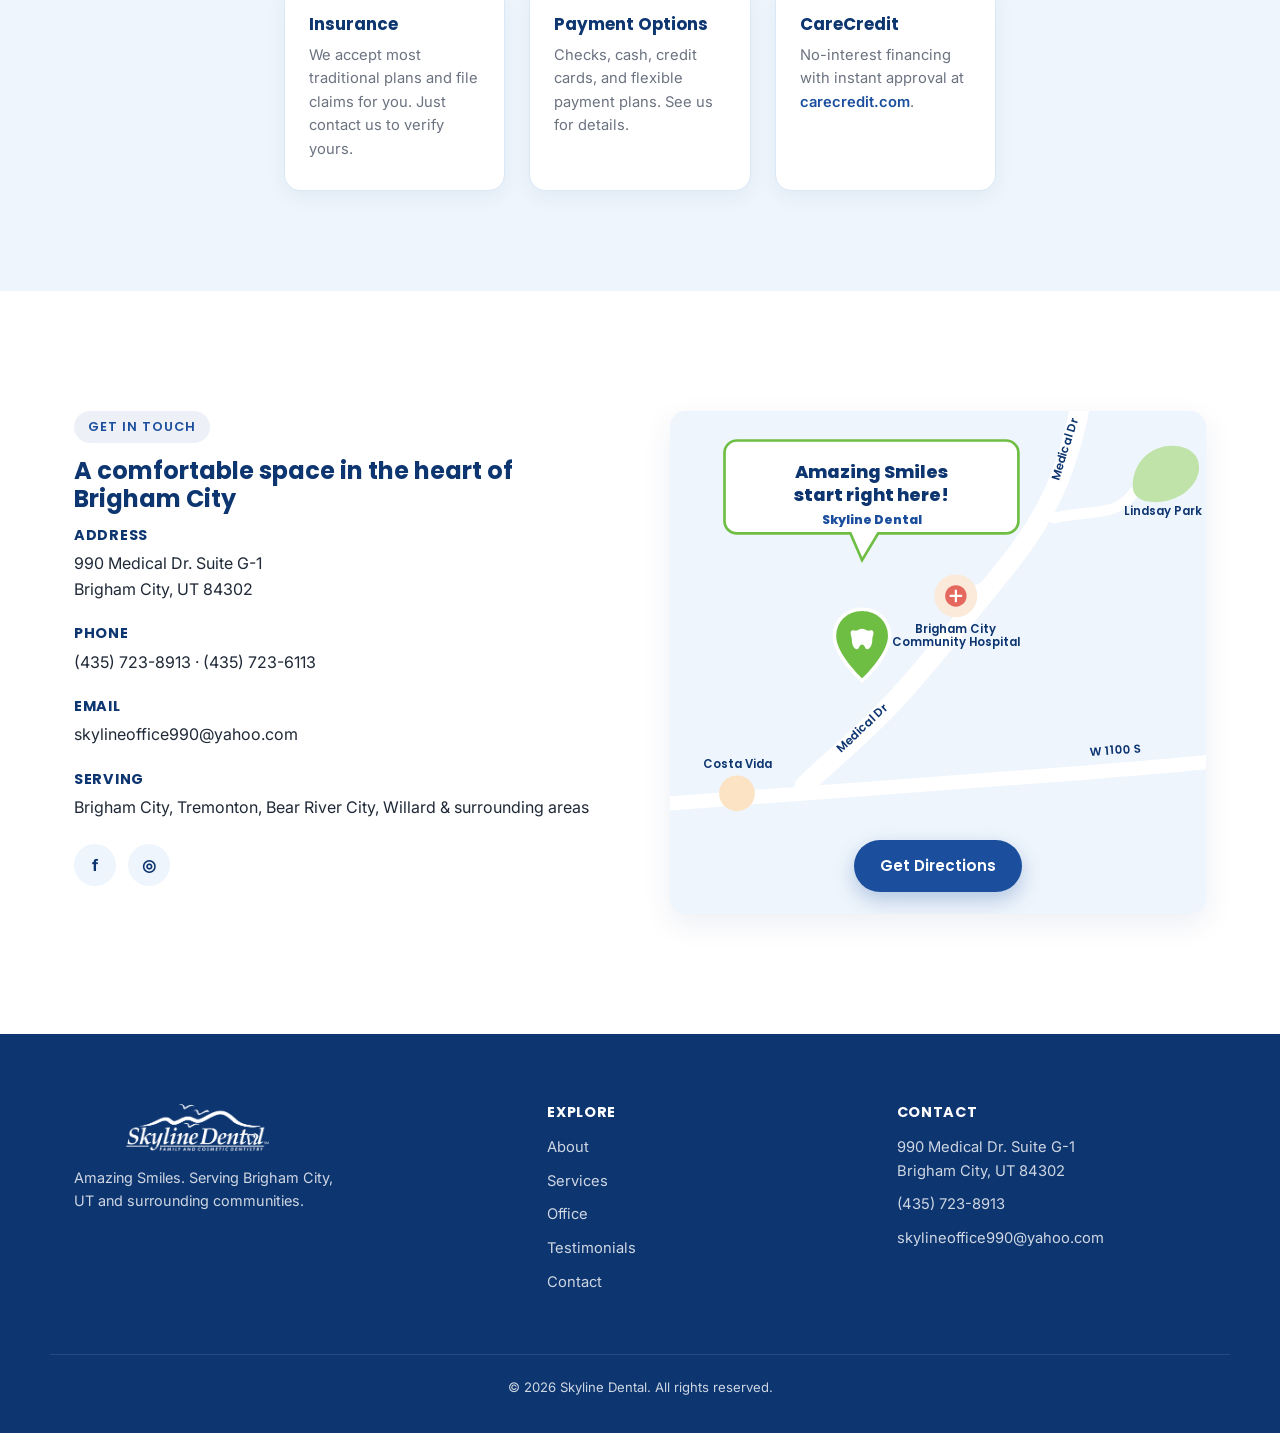
<file: office.html>
<!DOCTYPE html>
<html lang="en">
<head>
<meta charset="UTF-8">
<meta name="viewport" content="width=device-width, initial-scale=1.0">
<title>Our Office | Skyline Dental | Brigham City, UT</title>
<meta name="description" content="Tour Skyline Dental's Brigham City office, see our insurance and payment options including CareCredit, and get directions to 990 Medical Dr. Suite G-1.">
<link rel="preconnect" href="https://fonts.googleapis.com">
<link rel="preconnect" href="https://fonts.gstatic.com" crossorigin>
<link href="https://fonts.googleapis.com/css2?family=Poppins:wght@400;500;600;700;800&family=Inter:wght@400;500;600&display=swap" rel="stylesheet">
<link rel="stylesheet" href="css/style.css">
</head>
<body>

<div class="progress-bar" id="progressBar"></div>

<header class="site-header" id="siteHeader">
  <div class="container header-inner">
    <a href="index.html" class="logo">
      <img src="images/skyline-dental-logo-white.png" alt="Skyline Dental - Family and Cosmetic Dentistry" class="logo-img logo-img-light">
      <img src="images/skyline-dental-logo.png" alt="Skyline Dental - Family and Cosmetic Dentistry" class="logo-img logo-img-dark">
    </a>
    <nav class="main-nav" id="mainNav">
      <a href="index.html#home">Home</a>
      <a href="about.html">About</a>
      <a href="services.html">Services</a>
      <a href="index.html#testimonials">Testimonials</a>
      <a href="office.html">Office</a>
      <a href="index.html#contact">Contact</a>
    </nav>
    <div class="header-actions">
      <a href="tel:4357238913" class="phone-pill">
        <svg width="16" height="16" viewBox="0 0 24 24" fill="none"><path d="M6.6 10.8c1.4 2.8 3.8 5.1 6.6 6.6l2.2-2.2c.3-.3.7-.4 1-.2 1.1.4 2.3.6 3.6.6.6 0 1 .4 1 1V20c0 .6-.4 1-1 1C10.6 21 3 13.4 3 4c0-.6.4-1 1-1h3.5c.6 0 1 .4 1 1 0 1.2.2 2.4.6 3.6.1.4 0 .8-.3 1.1L6.6 10.8z" stroke="currentColor" stroke-width="1.6" stroke-linejoin="round"/></svg>
        (435) 723-8913
      </a>
      <a href="index.html#contact" class="btn btn-primary">Request Appointment</a>
    </div>
    <button class="nav-toggle" id="navToggle" aria-label="Toggle menu">
      <span></span><span></span><span></span>
    </button>
  </div>
</header>

<main>

  <section class="page-banner">
    <div class="container">
      <span class="eyebrow">Visit Us</span>
      <h1>Our Office</h1>
      <p>Our professional dental office is conveniently located on Medical Drive and accessible via all major roads. It's fully equipped with state-of-the-art technology and a friendly, knowledgeable staff.</p>
    </div>
  </section>

  <section class="content-section">
    <div class="container content-narrow">
      <p>State-of-the-art equipment, gentle family-oriented care, and a staff that treats you like family. Welcome to Skyline Dental.</p>

      <div class="quick-facts">
        <span class="quick-fact">Digital X-Rays</span>
        <span class="quick-fact">Sterilization Beyond OSHA Standards</span>
        <span class="quick-fact">General &amp; Cosmetic Dentistry</span>
        <span class="quick-fact">Periodontics &amp; Endodontics</span>
        <span class="quick-fact">Preventive Care Focus</span>
      </div>

      <div class="video-embed reveal">
        <iframe src="https://www.youtube.com/embed/46ZB1F8wMVQ" title="Skyline Dental office tour" allow="accelerometer; autoplay; clipboard-write; encrypted-media; gyroscope; picture-in-picture; web-share" allowfullscreen loading="lazy"></iframe>
      </div>

      <div class="note-callout">
        If, for any reason, you cannot keep a scheduled appointment or will be delayed, please call us as soon as possible.
      </div>
    </div>
  </section>

  <section class="content-section alt">
    <div class="container content-narrow">
      <span class="eyebrow">Insurance &amp; Payment</span>
      <h2>Ways to pay for your care</h2>
      <div class="info-grid">
        <div class="info-card reveal">
          <h3>Insurance</h3>
          <p>We accept most traditional plans and file claims for you. Just contact us to verify yours.</p>
        </div>
        <div class="info-card reveal">
          <h3>Payment Options</h3>
          <p>Checks, cash, credit cards, and flexible payment plans. See us for details.</p>
        </div>
        <div class="info-card reveal">
          <h3>CareCredit</h3>
          <p>No-interest financing with instant approval at <a href="https://www.carecredit.com" target="_blank" rel="noopener">carecredit.com</a>.</p>
        </div>
      </div>
    </div>
  </section>

  <!-- OFFICE / LOCATION -->
  <section class="office">
    <div class="container office-inner">
      <div class="office-copy reveal">
        <span class="eyebrow">Get In Touch</span>
        <h2>A comfortable space in the heart of Brigham City</h2>
        <div class="office-detail">
          <strong>Address</strong>
          <p>990 Medical Dr. Suite G-1<br>Brigham City, UT 84302</p>
        </div>
        <div class="office-detail">
          <strong>Phone</strong>
          <p><a href="tel:4357238913">(435) 723-8913</a> · <a href="tel:4357236113">(435) 723-6113</a></p>
        </div>
        <div class="office-detail">
          <strong>Email</strong>
          <p><a href="mailto:skylineoffice990@yahoo.com">skylineoffice990@yahoo.com</a></p>
        </div>
        <div class="office-detail">
          <strong>Serving</strong>
          <p>Brigham City, Tremonton, Bear River City, Willard &amp; surrounding areas</p>
        </div>
        <div class="social-links">
          <a href="#" aria-label="Facebook">f</a>
          <a href="#" aria-label="Instagram">◎</a>
        </div>
      </div>
      <div class="office-map reveal">
        <svg class="office-map-svg" viewBox="0 0 600 460" role="img" aria-labelledby="mapTitle2">
          <title id="mapTitle2">Illustrated map showing Skyline Dental on Medical Drive in Brigham City</title>
          <rect width="600" height="460" fill="#EEF5FC"/>

          <!-- W 1100 S, the cross street Costa Vida sits on -->
          <path d="M-10,440 C 150,428 300,418 450,406 S 590,394 610,392" fill="none" stroke="#fff" stroke-width="16" stroke-linecap="round"/>
          <text x="470" y="386" class="map-label" transform="rotate(-4 470 386)">W 1100 S</text>

          <!-- Medical Dr, curving from upper-right down to lower-left, crossing W 1100 S -->
          <path d="M460,-10 C 445,70 420,120 380,170 S 300,270 260,315 S 175,395 150,420"
                fill="none" stroke="#fff" stroke-width="22" stroke-linecap="round"/>
          <text x="446" y="44" text-anchor="middle" class="map-label" transform="rotate(-72.7 446 44)">Medical Dr</text>
          <text x="218" y="358" text-anchor="middle" class="map-label" transform="rotate(-43.3 218 358)">Medical Dr</text>

          <!-- Wildwood Dr spur to Lindsay Park -->
          <path d="M430,120 C 470,110 500,120 520,90" fill="none" stroke="#fff" stroke-width="12" stroke-linecap="round"/>
          <g transform="translate(552,64)">
            <path d="M-34,20 C-34,-10 -8,-30 20,-24 C46,-18 46,10 26,26 C6,42 -34,44 -34,20 Z" fill="#BFE3A8"/>
            <text x="0" y="52" class="map-label" text-anchor="middle">Lindsay Park</text>
          </g>

          <!-- Brigham City Community Hospital, further up Medical Dr, above the office -->
          <path d="M368,190 C 355,195 345,198 336,203" fill="none" stroke="#fff" stroke-width="10" stroke-linecap="round"/>
          <g transform="translate(320,207)">
            <circle cx="0" cy="0" r="24" fill="#FBE9DA"/>
            <circle cx="0" cy="0" r="12" fill="#E4685D"/>
            <path d="M0,-6 v12 M-6,0 h12" stroke="#fff" stroke-width="2.5" stroke-linecap="round"/>
            <text x="0" y="42" class="map-label" text-anchor="middle">Brigham City<tspan x="0" dy="14">Community Hospital</tspan></text>
          </g>

          <!-- Costa Vida, on W 1100 S -- a different street from Medical Dr -->
          <g transform="translate(75,428)">
            <circle cx="0" cy="0" r="20" fill="#FCE3C3"/>
            <text x="0" y="-28" class="map-label" text-anchor="middle">Costa Vida</text>
          </g>

          <!-- Skyline Dental pin, left of Medical Dr, close to the bubble -->
          <g transform="translate(215,262)">
            <circle class="map-pulse" cx="0" cy="0" r="14" fill="var(--accent)" opacity=".35"/>
            <path d="M0,-40 C19,-40 31,-26 31,-10 C31,12 0,40 0,40 C0,40 -31,12 -31,-10 C-31,-26 -19,-40 0,-40 Z" fill="var(--accent)" stroke="#fff" stroke-width="4"/>
            <path d="M0,-8 c-6,0 -9,4 -13,4 -5,0 -9,-3 -11,2 -2,6 2,10 2,18 0,10 5,20 11,20 5,0 5,-10 11,-10 s6,10 11,10 c6,0 11,-10 11,-20 0,-8 4,-12 2,-18 -2,-5 -6,-2 -11,-2 -4,0 -7,-4 -13,-4z" fill="#fff" transform="translate(0,-14) scale(0.52)"/>
          </g>

          <!-- Speech bubble -->
          <g transform="translate(226,95)">
            <path d="M-150,-62 h300 a14,14 0 0 1 14,14 v76 a14,14 0 0 1 -14,14 h-143 l-18,30 -13,-30 h-127 a14,14 0 0 1 -14,-14 v-76 a14,14 0 0 1 14,-14 z" fill="#fff" stroke="var(--accent)" stroke-width="3"/>
            <text x="0" y="-20" text-anchor="middle" class="map-bubble-text">Amazing Smiles</text>
            <text x="0" y="6" text-anchor="middle" class="map-bubble-text">start right here!</text>
            <text x="0" y="32" text-anchor="middle" class="map-bubble-brand">Skyline Dental</text>
          </g>
        </svg>
        <a href="https://www.google.com/maps?q=990+Medical+Dr+Suite+G-1+Brigham+City+UT+84302" target="_blank" rel="noopener" class="btn btn-primary get-directions">Get Directions</a>
      </div>
    </div>
  </section>

</main>

<footer class="site-footer">
  <div class="container footer-inner">
    <div class="footer-brand">
      <img src="images/skyline-dental-logo-white.png" alt="Skyline Dental - Family and Cosmetic Dentistry" class="logo-img footer-logo-img">
      <p>Amazing Smiles. Serving Brigham City, UT and surrounding communities.</p>
    </div>
    <div class="footer-links">
      <h4>Explore</h4>
      <a href="about.html">About</a>
      <a href="services.html">Services</a>
      <a href="office.html">Office</a>
      <a href="index.html#testimonials">Testimonials</a>
      <a href="index.html#contact">Contact</a>
    </div>
    <div class="footer-contact">
      <h4>Contact</h4>
      <p>990 Medical Dr. Suite G-1<br>Brigham City, UT 84302</p>
      <p><a href="tel:4357238913">(435) 723-8913</a></p>
      <p><a href="mailto:skylineoffice990@yahoo.com">skylineoffice990@yahoo.com</a></p>
    </div>
  </div>
  <div class="footer-bottom">
    <div class="container">
      <p>&copy; <span id="year"></span> Skyline Dental. All rights reserved.</p>
    </div>
  </div>
</footer>

<button id="scrollTop" class="scroll-top" aria-label="Scroll to top">↑</button>

<script src="js/main.js"></script>
</body>
</html>
</file>
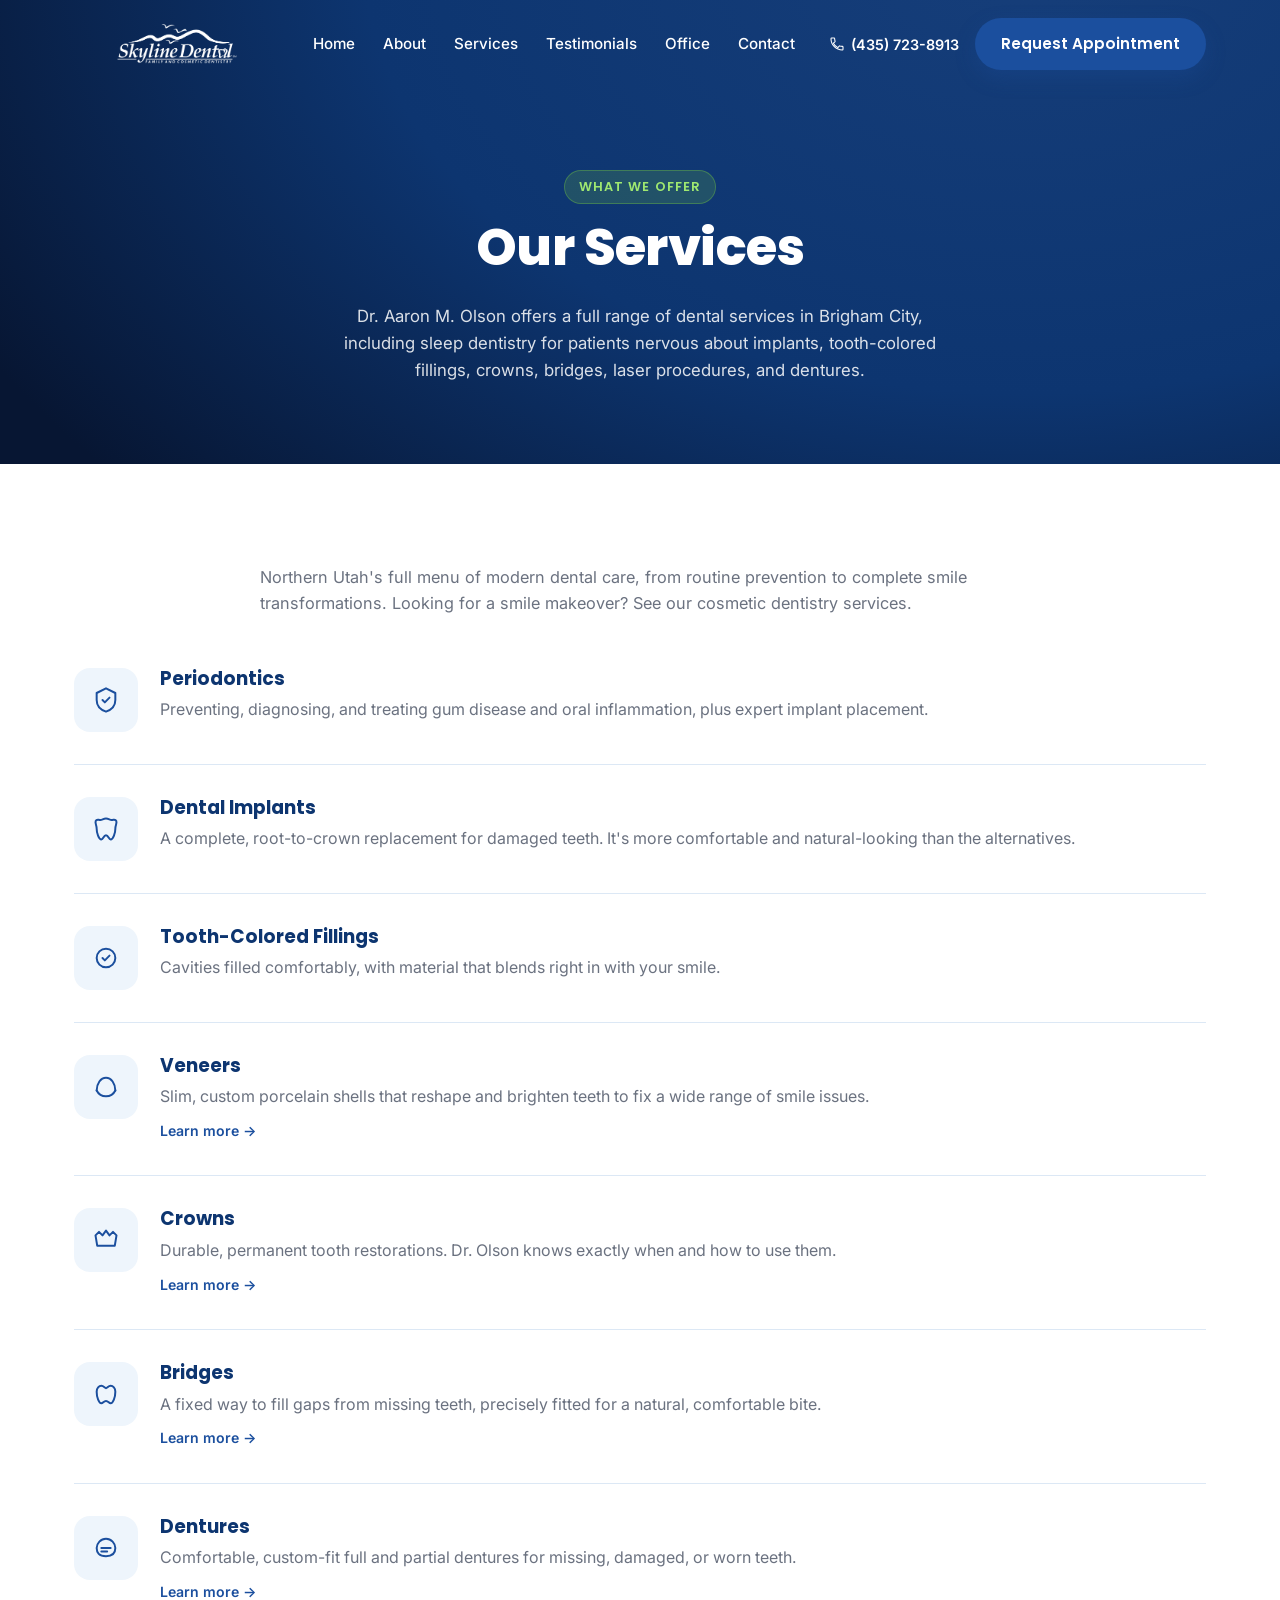
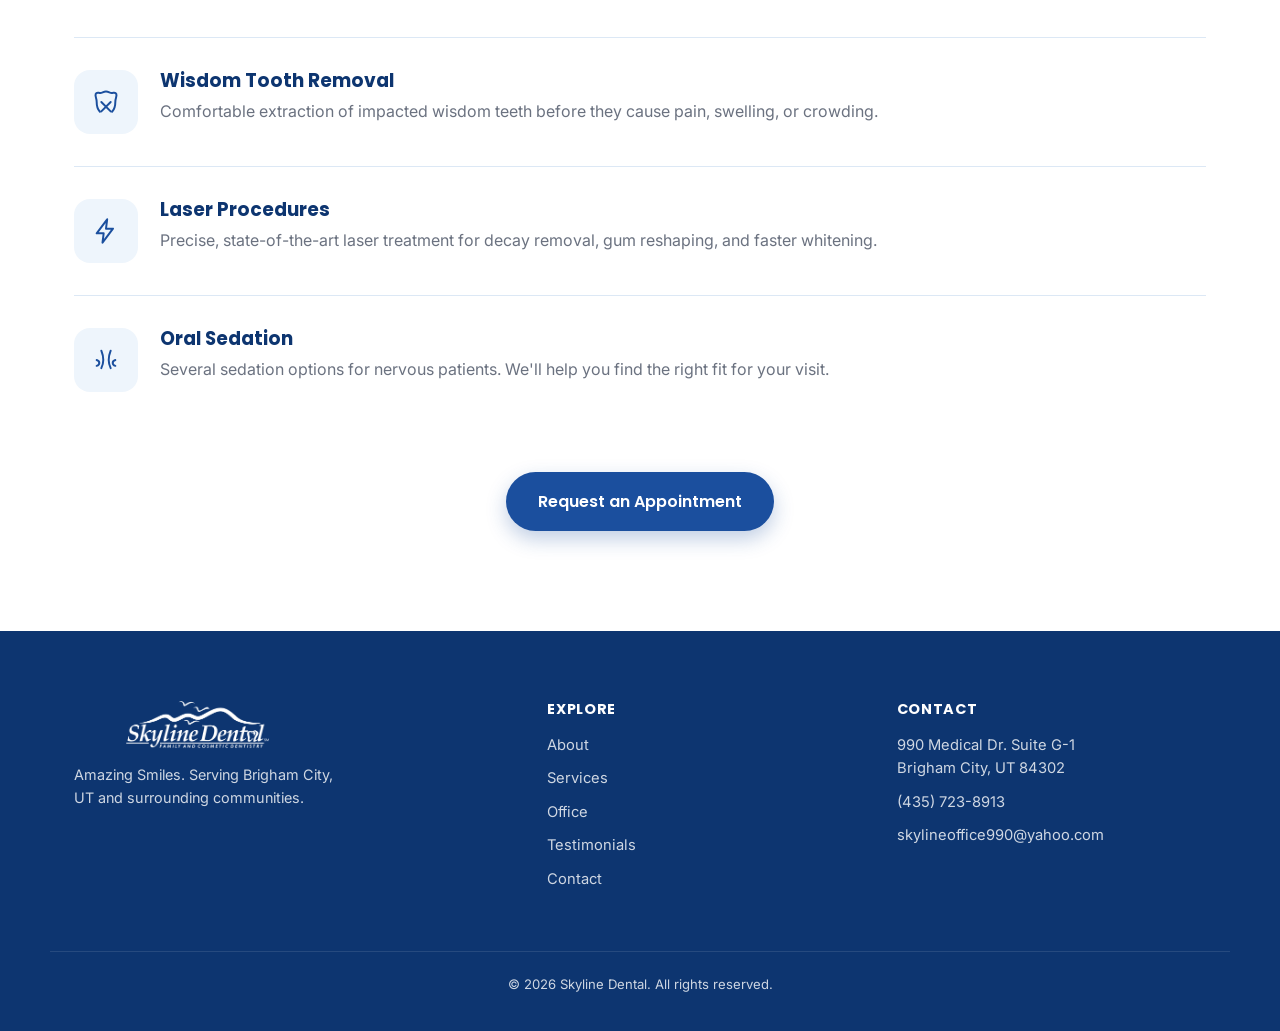
<file: services.html>
<!DOCTYPE html>
<html lang="en">
<head>
<meta charset="UTF-8">
<meta name="viewport" content="width=device-width, initial-scale=1.0">
<title>Our Services | Skyline Dental | Brigham City, UT</title>
<meta name="description" content="Skyline Dental offers periodontics, dental implants, veneers, crowns, bridges, wisdom tooth removal, laser procedures, oral sedation and more in Brigham City, UT.">
<link rel="preconnect" href="https://fonts.googleapis.com">
<link rel="preconnect" href="https://fonts.gstatic.com" crossorigin>
<link href="https://fonts.googleapis.com/css2?family=Poppins:wght@400;500;600;700;800&family=Inter:wght@400;500;600&display=swap" rel="stylesheet">
<link rel="stylesheet" href="css/style.css">
</head>
<body>

<div class="progress-bar" id="progressBar"></div>

<header class="site-header" id="siteHeader">
  <div class="container header-inner">
    <a href="index.html" class="logo">
      <img src="images/skyline-dental-logo-white.png" alt="Skyline Dental - Family and Cosmetic Dentistry" class="logo-img logo-img-light">
      <img src="images/skyline-dental-logo.png" alt="Skyline Dental - Family and Cosmetic Dentistry" class="logo-img logo-img-dark">
    </a>
    <nav class="main-nav" id="mainNav">
      <a href="index.html#home">Home</a>
      <a href="about.html">About</a>
      <a href="services.html">Services</a>
      <a href="index.html#testimonials">Testimonials</a>
      <a href="office.html">Office</a>
      <a href="index.html#contact">Contact</a>
    </nav>
    <div class="header-actions">
      <a href="tel:4357238913" class="phone-pill">
        <svg width="16" height="16" viewBox="0 0 24 24" fill="none"><path d="M6.6 10.8c1.4 2.8 3.8 5.1 6.6 6.6l2.2-2.2c.3-.3.7-.4 1-.2 1.1.4 2.3.6 3.6.6.6 0 1 .4 1 1V20c0 .6-.4 1-1 1C10.6 21 3 13.4 3 4c0-.6.4-1 1-1h3.5c.6 0 1 .4 1 1 0 1.2.2 2.4.6 3.6.1.4 0 .8-.3 1.1L6.6 10.8z" stroke="currentColor" stroke-width="1.6" stroke-linejoin="round"/></svg>
        (435) 723-8913
      </a>
      <a href="index.html#contact" class="btn btn-primary">Request Appointment</a>
    </div>
    <button class="nav-toggle" id="navToggle" aria-label="Toggle menu">
      <span></span><span></span><span></span>
    </button>
  </div>
</header>

<main>

  <section class="page-banner">
    <div class="container">
      <span class="eyebrow">What We Offer</span>
      <h1>Our Services</h1>
      <p>Dr. Aaron M. Olson offers a full range of dental services in Brigham City, including sleep dentistry for patients nervous about implants, tooth-colored fillings, crowns, bridges, laser procedures, and dentures.</p>
    </div>
  </section>

  <section class="content-section">
    <div class="container">
      <div class="content-narrow">
        <p>Northern Utah's full menu of modern dental care, from routine prevention to complete smile transformations. Looking for a smile makeover? See our <a href="services/cosmetic-dentistry.html">cosmetic dentistry services</a>.</p>
      </div>

      <div class="service-detail-list">

        <div class="service-detail reveal">
          <div class="service-detail-icon"><svg viewBox="0 0 24 24" width="28" height="28" fill="none" stroke="currentColor" stroke-width="1.7" stroke-linecap="round" stroke-linejoin="round"><path d="M12 2 4 6v6c0 5 3.4 8.4 8 10 4.6-1.6 8-5 8-10V6z"/><path d="M9 12l2 2 4-4"/></svg></div>
          <div>
            <h3>Periodontics</h3>
            <p>Preventing, diagnosing, and treating gum disease and oral inflammation, plus expert implant placement.</p>
          </div>
        </div>

        <div class="service-detail reveal">
          <div class="service-detail-icon"><svg viewBox="0 0 24 24" width="28" height="28" fill="none" stroke="currentColor" stroke-width="1.7" stroke-linecap="round" stroke-linejoin="round"><path d="M12 3c-2.2 0-3.3 1.3-4.8 1.3-1.8 0-3.3-1-4 .8-.8 2 .8 3.6.8 6.6 0 3.6 1.8 9.3 4 9.3 1.8 0 1.8-3.6 4-3.6s2.2 3.6 4 3.6c2.2 0 4-5.7 4-9.3 0-3 1.6-4.6.8-6.6-.7-1.8-2.2-.8-4-.8-1.5 0-2.6-1.3-4.8-1.3z"/></svg></div>
          <div>
            <h3>Dental Implants</h3>
            <p>A complete, root-to-crown replacement for damaged teeth. It's more comfortable and natural-looking than the alternatives.</p>
          </div>
        </div>

        <div class="service-detail reveal">
          <div class="service-detail-icon"><svg viewBox="0 0 24 24" width="28" height="28" fill="none" stroke="currentColor" stroke-width="1.7" stroke-linecap="round" stroke-linejoin="round"><circle cx="12" cy="12" r="8"/><path d="M9 12l2 2 4-4"/></svg></div>
          <div>
            <h3>Tooth-Colored Fillings</h3>
            <p>Cavities filled comfortably, with material that blends right in with your smile.</p>
          </div>
        </div>

        <a href="services/veneers.html" class="service-detail reveal">
          <div class="service-detail-icon"><svg viewBox="0 0 24 24" width="28" height="28" fill="none" stroke="currentColor" stroke-width="1.7" stroke-linecap="round" stroke-linejoin="round"><path d="M4 15c1.5 3 4.5 5 8 5s6.5-2 8-5"/><path d="M4 15c0-6 3.5-11 8-11s8 5 8 11"/></svg></div>
          <div>
            <h3>Veneers</h3>
            <p>Slim, custom porcelain shells that reshape and brighten teeth to fix a wide range of smile issues.</p>
            <span class="service-detail-link">Learn more &rarr;</span>
          </div>
        </a>

        <a href="services/crowns.html" class="service-detail reveal">
          <div class="service-detail-icon"><svg viewBox="0 0 24 24" width="28" height="28" fill="none" stroke="currentColor" stroke-width="1.7" stroke-linecap="round" stroke-linejoin="round"><path d="M3 8l3-3 3 3 3-4 3 4 3-3 3 3-1.5 9h-15z"/></svg></div>
          <div>
            <h3>Crowns</h3>
            <p>Durable, permanent tooth restorations. Dr. Olson knows exactly when and how to use them.</p>
            <span class="service-detail-link">Learn more &rarr;</span>
          </div>
        </a>

        <a href="services/bridges.html" class="service-detail reveal">
          <div class="service-detail-icon"><svg viewBox="0 0 24 24" width="28" height="28" fill="none" stroke="currentColor" stroke-width="1.7" stroke-linecap="round" stroke-linejoin="round"><path d="M4 10c0-3 2-5 4-5s3 2 4 2 2-2 4-2 4 2 4 5c0 5-2 10-4 10-1.5 0-2-2-4-2s-2.5 2-4 2c-2 0-4-5-4-10z"/></svg></div>
          <div>
            <h3>Bridges</h3>
            <p>A fixed way to fill gaps from missing teeth, precisely fitted for a natural, comfortable bite.</p>
            <span class="service-detail-link">Learn more &rarr;</span>
          </div>
        </a>

        <a href="services/dentures.html" class="service-detail reveal">
          <div class="service-detail-icon"><svg viewBox="0 0 24 24" width="28" height="28" fill="none" stroke="currentColor" stroke-width="1.7" stroke-linecap="round" stroke-linejoin="round"><path d="M4 12c0-4 3.5-8 8-8s8 4 8 8-2 7-8 7-8-3-8-7z"/><path d="M8 12h8M8 15h5"/></svg></div>
          <div>
            <h3>Dentures</h3>
            <p>Comfortable, custom-fit full and partial dentures for missing, damaged, or worn teeth.</p>
            <span class="service-detail-link">Learn more &rarr;</span>
          </div>
        </a>

        <div class="service-detail reveal">
          <div class="service-detail-icon"><svg viewBox="0 0 24 24" width="28" height="28" fill="none" stroke="currentColor" stroke-width="1.7" stroke-linecap="round" stroke-linejoin="round"><path d="M12 3c-2.2 0-3.3 1.3-4.8 1.3-1.8 0-3.3-1-4 .8-.8 2 .8 3.6.8 6.6 0 2.8 1.2 7 2.8 8.7M12 3c2.2 0 3.3 1.3 4.8 1.3 1.8 0 3.3-1 4 .8.8 2-.8 3.6-.8 6.6 0 2.8-1.2 7-2.8 8.7"/><path d="M8 20l8-8M8 12l8 8"/></svg></div>
          <div>
            <h3>Wisdom Tooth Removal</h3>
            <p>Comfortable extraction of impacted wisdom teeth before they cause pain, swelling, or crowding.</p>
          </div>
        </div>

        <div class="service-detail reveal">
          <div class="service-detail-icon"><svg viewBox="0 0 24 24" width="28" height="28" fill="none" stroke="currentColor" stroke-width="1.7" stroke-linecap="round" stroke-linejoin="round"><path d="M13 2L4 14h6l-1 8 9-12h-6z"/></svg></div>
          <div>
            <h3>Laser Procedures</h3>
            <p>Precise, state-of-the-art laser treatment for decay removal, gum reshaping, and faster whitening.</p>
          </div>
        </div>

        <div class="service-detail reveal">
          <div class="service-detail-icon"><svg viewBox="0 0 24 24" width="28" height="28" fill="none" stroke="currentColor" stroke-width="1.7" stroke-linecap="round" stroke-linejoin="round"><path d="M4 17c3-1 3-4 0-5m16 5c-3-1-3-4 0-5M8 19c2-4 2-10 0-15m8 15c-2-4-2-10 0-15"/></svg></div>
          <div>
            <h3>Oral Sedation</h3>
            <p>Several sedation options for nervous patients. We'll help you find the right fit for your visit.</p>
          </div>
        </div>

      </div>

      <div class="section-cta">
        <a href="index.html#contact" class="btn btn-primary btn-lg">Request an Appointment</a>
      </div>
    </div>
  </section>

</main>

<footer class="site-footer">
  <div class="container footer-inner">
    <div class="footer-brand">
      <img src="images/skyline-dental-logo-white.png" alt="Skyline Dental - Family and Cosmetic Dentistry" class="logo-img footer-logo-img">
      <p>Amazing Smiles. Serving Brigham City, UT and surrounding communities.</p>
    </div>
    <div class="footer-links">
      <h4>Explore</h4>
      <a href="about.html">About</a>
      <a href="services.html">Services</a>
      <a href="office.html">Office</a>
      <a href="index.html#testimonials">Testimonials</a>
      <a href="index.html#contact">Contact</a>
    </div>
    <div class="footer-contact">
      <h4>Contact</h4>
      <p>990 Medical Dr. Suite G-1<br>Brigham City, UT 84302</p>
      <p><a href="tel:4357238913">(435) 723-8913</a></p>
      <p><a href="mailto:skylineoffice990@yahoo.com">skylineoffice990@yahoo.com</a></p>
    </div>
  </div>
  <div class="footer-bottom">
    <div class="container">
      <p>&copy; <span id="year"></span> Skyline Dental. All rights reserved.</p>
    </div>
  </div>
</footer>

<button id="scrollTop" class="scroll-top" aria-label="Scroll to top">↑</button>

<script src="js/main.js"></script>
</body>
</html>
</file>
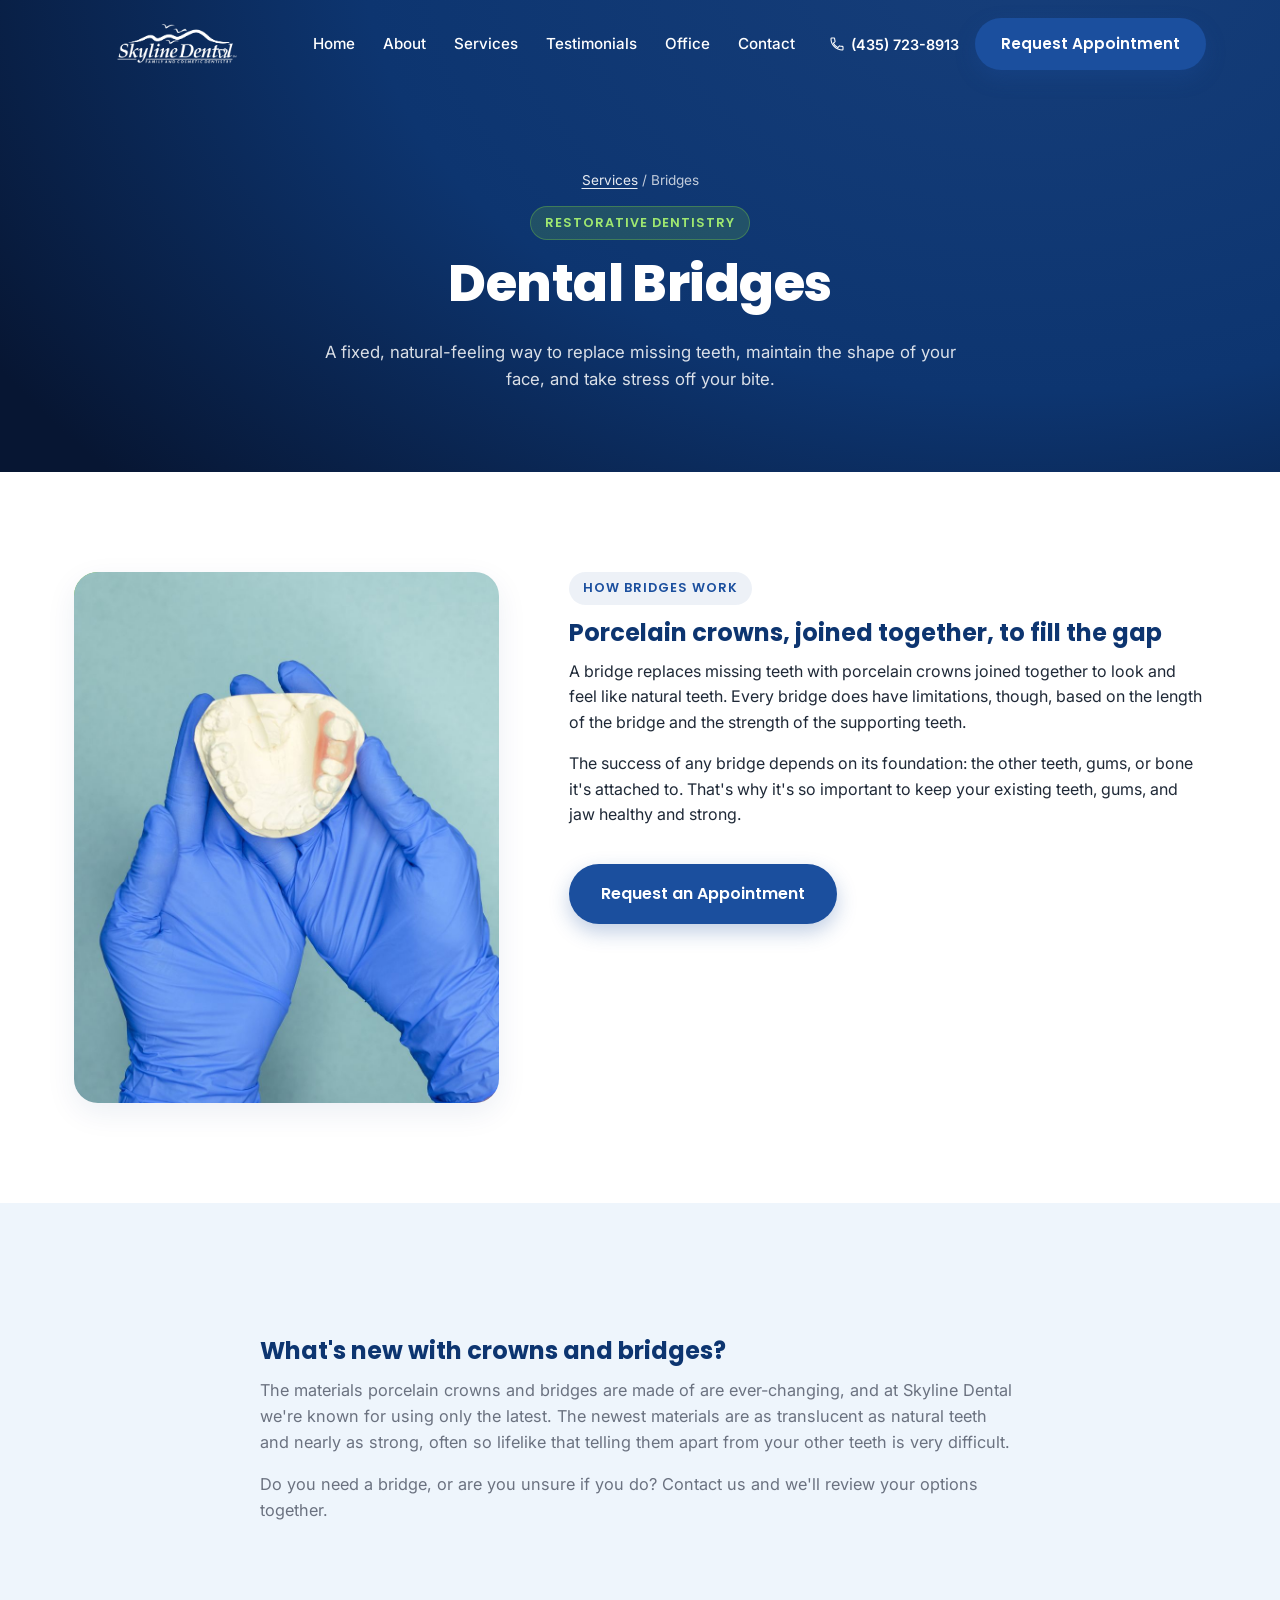
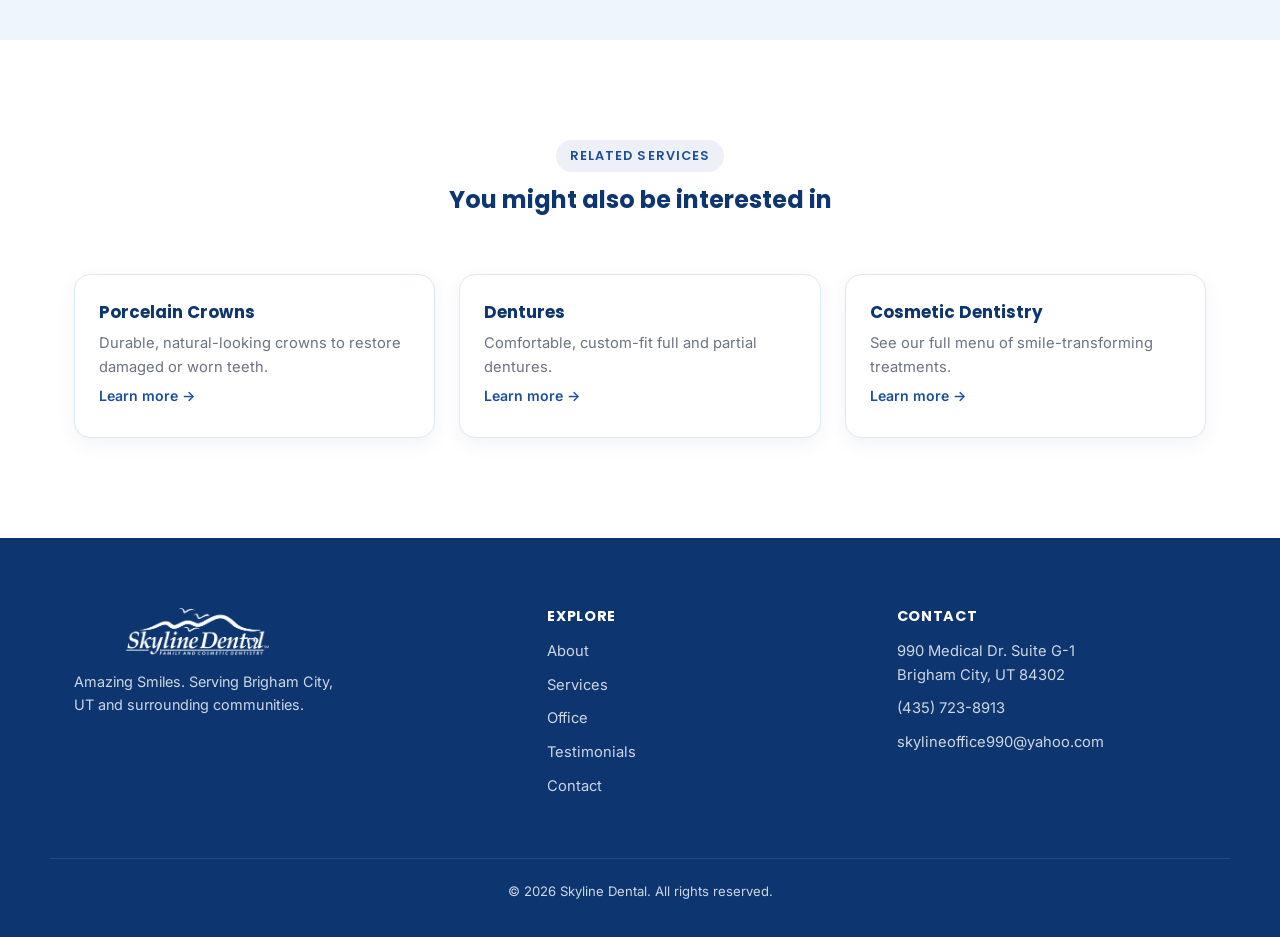
<file: services/bridges.html>
<!DOCTYPE html>
<html lang="en">
<head>
<meta charset="UTF-8">
<meta name="viewport" content="width=device-width, initial-scale=1.0">
<title>Dental Bridges in Brigham City, UT | Skyline Dental</title>
<meta name="description" content="Skyline Dental's porcelain bridges replace missing teeth, preserve your bite, and maintain the shape of your face. Serving Brigham City, UT.">
<link rel="preconnect" href="https://fonts.googleapis.com">
<link rel="preconnect" href="https://fonts.gstatic.com" crossorigin>
<link href="https://fonts.googleapis.com/css2?family=Poppins:wght@400;500;600;700;800&family=Inter:wght@400;500;600&display=swap" rel="stylesheet">
<link rel="stylesheet" href="../css/style.css">
</head>
<body>

<div class="progress-bar" id="progressBar"></div>

<header class="site-header" id="siteHeader">
  <div class="container header-inner">
    <a href="../index.html" class="logo">
      <img src="../images/skyline-dental-logo-white.png" alt="Skyline Dental - Family and Cosmetic Dentistry" class="logo-img logo-img-light">
      <img src="../images/skyline-dental-logo.png" alt="Skyline Dental - Family and Cosmetic Dentistry" class="logo-img logo-img-dark">
    </a>
    <nav class="main-nav" id="mainNav">
      <a href="../index.html#home">Home</a>
      <a href="../about.html">About</a>
      <a href="../services.html">Services</a>
      <a href="../index.html#testimonials">Testimonials</a>
      <a href="../office.html">Office</a>
      <a href="../index.html#contact">Contact</a>
    </nav>
    <div class="header-actions">
      <a href="tel:4357238913" class="phone-pill">
        <svg width="16" height="16" viewBox="0 0 24 24" fill="none"><path d="M6.6 10.8c1.4 2.8 3.8 5.1 6.6 6.6l2.2-2.2c.3-.3.7-.4 1-.2 1.1.4 2.3.6 3.6.6.6 0 1 .4 1 1V20c0 .6-.4 1-1 1C10.6 21 3 13.4 3 4c0-.6.4-1 1-1h3.5c.6 0 1 .4 1 1 0 1.2.2 2.4.6 3.6.1.4 0 .8-.3 1.1L6.6 10.8z" stroke="currentColor" stroke-width="1.6" stroke-linejoin="round"/></svg>
        (435) 723-8913
      </a>
      <a href="../index.html#contact" class="btn btn-primary">Request Appointment</a>
    </div>
    <button class="nav-toggle" id="navToggle" aria-label="Toggle menu">
      <span></span><span></span><span></span>
    </button>
  </div>
</header>

<main>

  <section class="page-banner">
    <div class="container">
      <div class="breadcrumb"><a href="../services.html">Services</a> / Bridges</div>
      <span class="eyebrow">Restorative Dentistry</span>
      <h1>Dental Bridges</h1>
      <p>A fixed, natural-feeling way to replace missing teeth, maintain the shape of your face, and take stress off your bite.</p>
    </div>
  </section>

  <section class="content-section">
    <div class="container bio-grid">
      <div class="bio-photo reveal">
        <img src="../images/pexels-nadezhda-moryak-7800523.jpg" alt="Dental model showing a bridge replacing a missing tooth">
        <div class="bio-accent"></div>
      </div>
      <div class="bio-copy reveal">
        <span class="eyebrow">How Bridges Work</span>
        <h2>Porcelain crowns, joined together, to fill the gap</h2>
        <p>A bridge replaces missing teeth with porcelain crowns joined together to look and feel like natural teeth. Every bridge does have limitations, though, based on the length of the bridge and the strength of the supporting teeth.</p>
        <p>The success of any bridge depends on its foundation: the other teeth, gums, or bone it's attached to. That's why it's so important to keep your existing teeth, gums, and jaw healthy and strong.</p>

        <div class="section-cta section-cta-left">
          <a href="../index.html#contact" class="btn btn-primary btn-lg">Request an Appointment</a>
        </div>
      </div>
    </div>
  </section>

  <section class="content-section alt">
    <div class="container">
      <div class="content-narrow">
        <h2>What's new with crowns and bridges?</h2>
        <p>The materials porcelain crowns and bridges are made of are ever-changing, and at Skyline Dental we're known for using only the latest. The newest materials are as translucent as natural teeth and nearly as strong, often so lifelike that telling them apart from your other teeth is very difficult.</p>
        <p>Do you need a bridge, or are you unsure if you do? <a href="../index.html#contact">Contact us</a> and we'll review your options together.</p>
      </div>
    </div>
  </section>

  <section class="content-section">
    <div class="container">
      <div class="section-head reveal">
        <span class="eyebrow">Related Services</span>
        <h2>You might also be interested in</h2>
      </div>
      <div class="info-grid related-services">
        <a href="crowns.html" class="info-card reveal">
          <h3>Porcelain Crowns</h3>
          <p>Durable, natural-looking crowns to restore damaged or worn teeth.</p>
          <span class="info-card-link">Learn more &rarr;</span>
        </a>
        <a href="dentures.html" class="info-card reveal">
          <h3>Dentures</h3>
          <p>Comfortable, custom-fit full and partial dentures.</p>
          <span class="info-card-link">Learn more &rarr;</span>
        </a>
        <a href="cosmetic-dentistry.html" class="info-card reveal">
          <h3>Cosmetic Dentistry</h3>
          <p>See our full menu of smile-transforming treatments.</p>
          <span class="info-card-link">Learn more &rarr;</span>
        </a>
      </div>
    </div>
  </section>

</main>

<footer class="site-footer">
  <div class="container footer-inner">
    <div class="footer-brand">
      <img src="../images/skyline-dental-logo-white.png" alt="Skyline Dental - Family and Cosmetic Dentistry" class="logo-img footer-logo-img">
      <p>Amazing Smiles. Serving Brigham City, UT and surrounding communities.</p>
    </div>
    <div class="footer-links">
      <h4>Explore</h4>
      <a href="../about.html">About</a>
      <a href="../services.html">Services</a>
      <a href="../office.html">Office</a>
      <a href="../index.html#testimonials">Testimonials</a>
      <a href="../index.html#contact">Contact</a>
    </div>
    <div class="footer-contact">
      <h4>Contact</h4>
      <p>990 Medical Dr. Suite G-1<br>Brigham City, UT 84302</p>
      <p><a href="tel:4357238913">(435) 723-8913</a></p>
      <p><a href="mailto:skylineoffice990@yahoo.com">skylineoffice990@yahoo.com</a></p>
    </div>
  </div>
  <div class="footer-bottom">
    <div class="container">
      <p>&copy; <span id="year"></span> Skyline Dental. All rights reserved.</p>
    </div>
  </div>
</footer>

<button id="scrollTop" class="scroll-top" aria-label="Scroll to top">↑</button>

<script src="../js/main.js"></script>
</body>
</html>
</file>
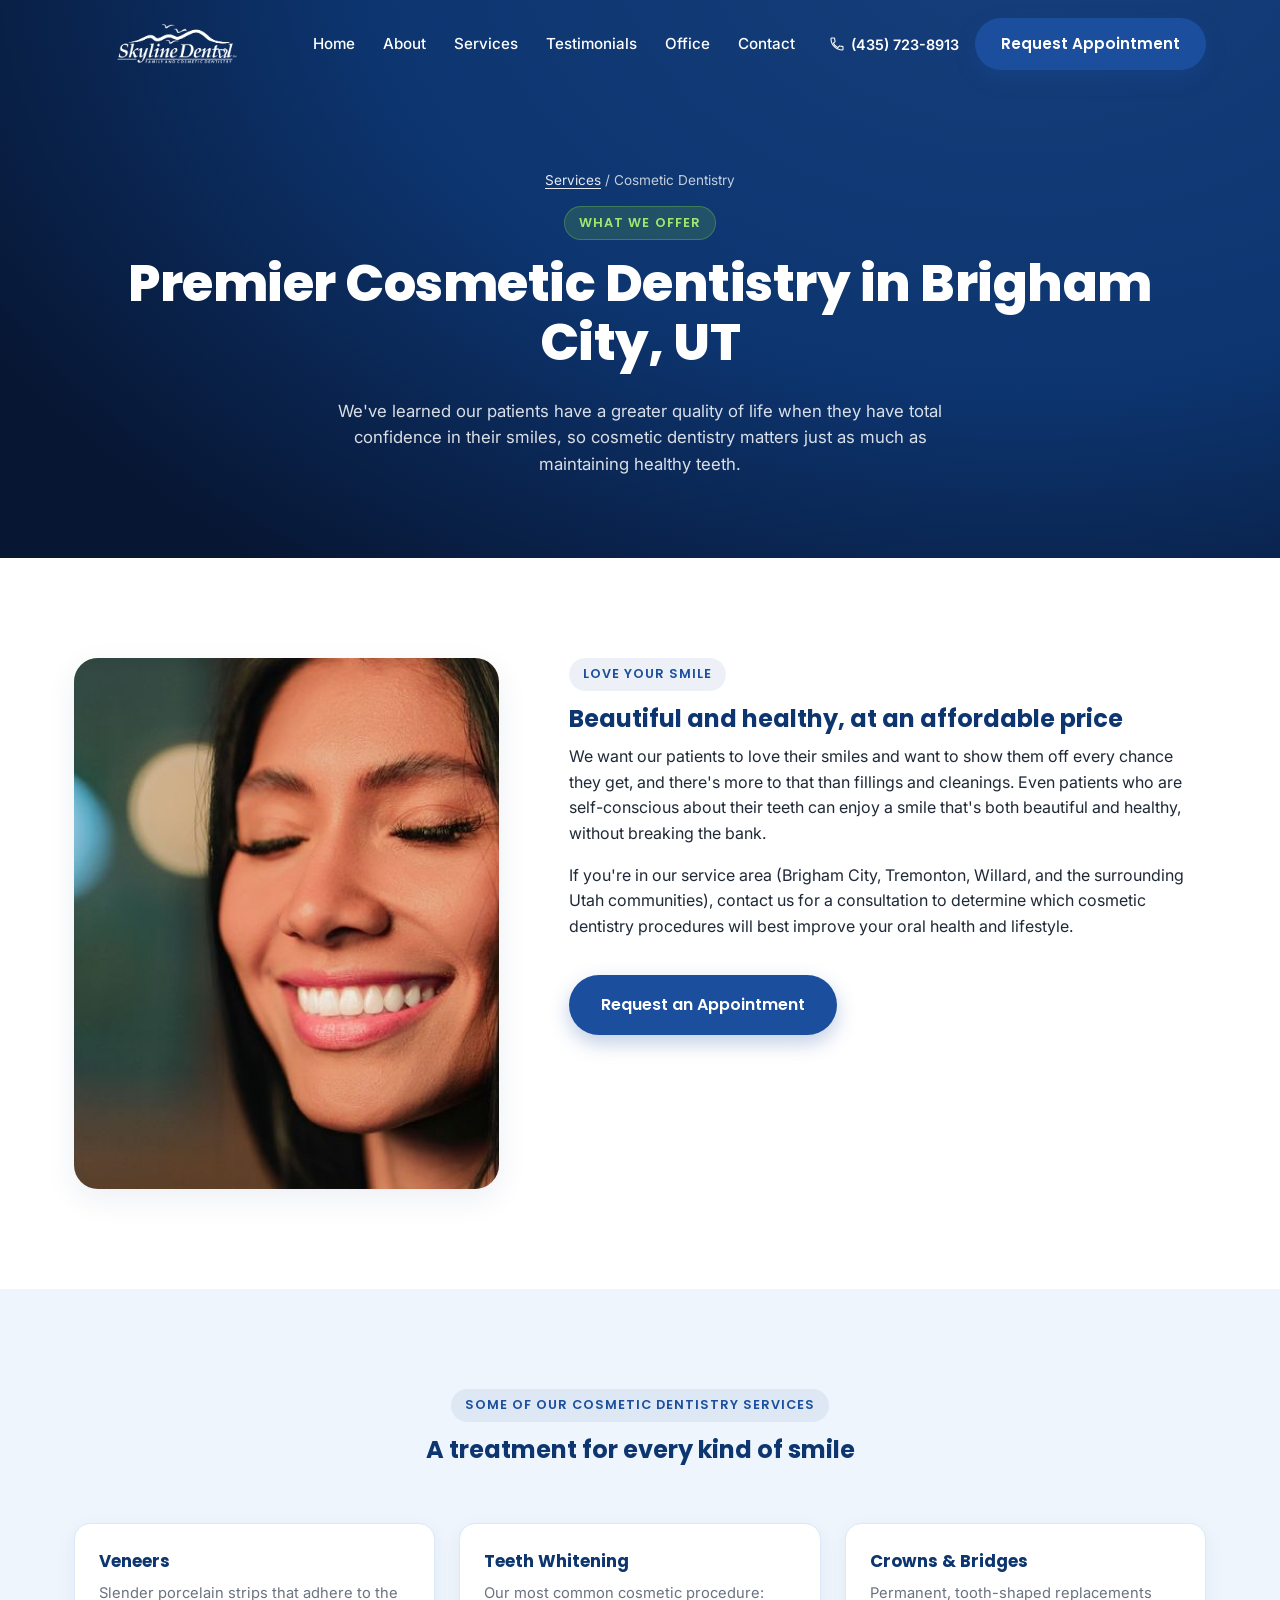
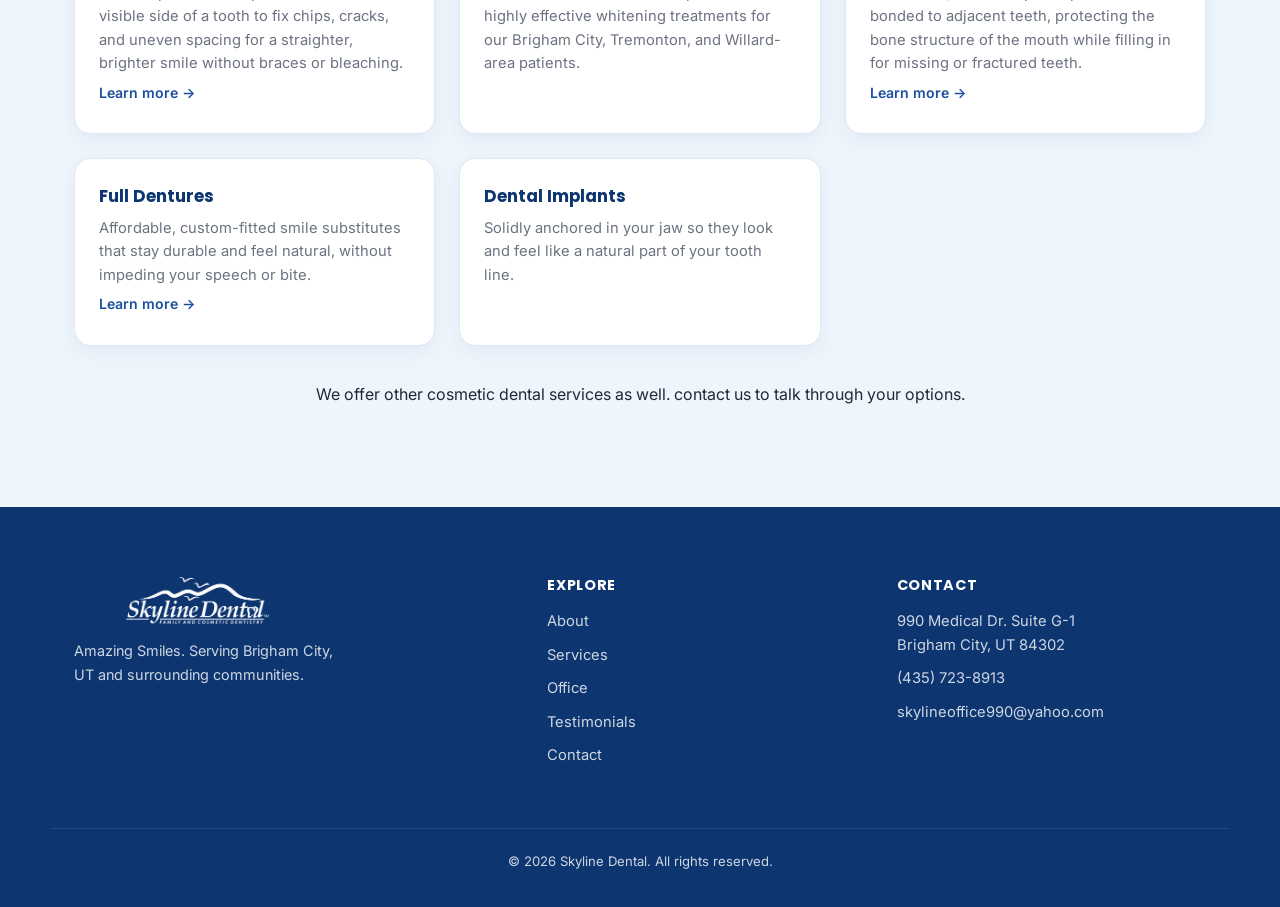
<file: services/cosmetic-dentistry.html>
<!DOCTYPE html>
<html lang="en">
<head>
<meta charset="UTF-8">
<meta name="viewport" content="width=device-width, initial-scale=1.0">
<title>Premier Cosmetic Dentistry | Skyline Dental | Brigham City, UT</title>
<meta name="description" content="Veneers, teeth whitening, crowns, bridges, dentures & implants. Skyline Dental's cosmetic dentistry services for Brigham City, Tremonton & Willard, UT.">
<link rel="preconnect" href="https://fonts.googleapis.com">
<link rel="preconnect" href="https://fonts.gstatic.com" crossorigin>
<link href="https://fonts.googleapis.com/css2?family=Poppins:wght@400;500;600;700;800&family=Inter:wght@400;500;600&display=swap" rel="stylesheet">
<link rel="stylesheet" href="../css/style.css">
</head>
<body>

<div class="progress-bar" id="progressBar"></div>

<header class="site-header" id="siteHeader">
  <div class="container header-inner">
    <a href="../index.html" class="logo">
      <img src="../images/skyline-dental-logo-white.png" alt="Skyline Dental - Family and Cosmetic Dentistry" class="logo-img logo-img-light">
      <img src="../images/skyline-dental-logo.png" alt="Skyline Dental - Family and Cosmetic Dentistry" class="logo-img logo-img-dark">
    </a>
    <nav class="main-nav" id="mainNav">
      <a href="../index.html#home">Home</a>
      <a href="../about.html">About</a>
      <a href="../services.html">Services</a>
      <a href="../index.html#testimonials">Testimonials</a>
      <a href="../office.html">Office</a>
      <a href="../index.html#contact">Contact</a>
    </nav>
    <div class="header-actions">
      <a href="tel:4357238913" class="phone-pill">
        <svg width="16" height="16" viewBox="0 0 24 24" fill="none"><path d="M6.6 10.8c1.4 2.8 3.8 5.1 6.6 6.6l2.2-2.2c.3-.3.7-.4 1-.2 1.1.4 2.3.6 3.6.6.6 0 1 .4 1 1V20c0 .6-.4 1-1 1C10.6 21 3 13.4 3 4c0-.6.4-1 1-1h3.5c.6 0 1 .4 1 1 0 1.2.2 2.4.6 3.6.1.4 0 .8-.3 1.1L6.6 10.8z" stroke="currentColor" stroke-width="1.6" stroke-linejoin="round"/></svg>
        (435) 723-8913
      </a>
      <a href="../index.html#contact" class="btn btn-primary">Request Appointment</a>
    </div>
    <button class="nav-toggle" id="navToggle" aria-label="Toggle menu">
      <span></span><span></span><span></span>
    </button>
  </div>
</header>

<main>

  <section class="page-banner">
    <div class="container">
      <div class="breadcrumb"><a href="../services.html">Services</a> / Cosmetic Dentistry</div>
      <span class="eyebrow">What We Offer</span>
      <h1>Premier Cosmetic Dentistry in Brigham City, UT</h1>
      <p>We've learned our patients have a greater quality of life when they have total confidence in their smiles, so cosmetic dentistry matters just as much as maintaining healthy teeth.</p>
    </div>
  </section>

  <section class="content-section">
    <div class="container bio-grid">
      <div class="bio-photo reveal">
        <img src="../images/pexels-spencphoto-33600522.jpg" alt="Patient smiling with a bright, healthy smile">
        <div class="bio-accent"></div>
      </div>
      <div class="bio-copy reveal">
        <span class="eyebrow">Love Your Smile</span>
        <h2>Beautiful and healthy, at an affordable price</h2>
        <p>We want our patients to love their smiles and want to show them off every chance they get, and there's more to that than fillings and cleanings. Even patients who are self-conscious about their teeth can enjoy a smile that's both beautiful and healthy, without breaking the bank.</p>
        <p>If you're in our service area (Brigham City, Tremonton, Willard, and the surrounding Utah communities), <a href="../index.html#contact">contact us for a consultation</a> to determine which cosmetic dentistry procedures will best improve your oral health and lifestyle.</p>

        <div class="section-cta section-cta-left">
          <a href="../index.html#contact" class="btn btn-primary btn-lg">Request an Appointment</a>
        </div>
      </div>
    </div>
  </section>

  <section class="content-section alt">
    <div class="container">
      <div class="section-head reveal">
        <span class="eyebrow">Some of Our Cosmetic Dentistry Services</span>
        <h2>A treatment for every kind of smile</h2>
      </div>
      <div class="info-grid">
        <a href="veneers.html" class="info-card reveal">
          <h3>Veneers</h3>
          <p>Slender porcelain strips that adhere to the visible side of a tooth to fix chips, cracks, and uneven spacing for a straighter, brighter smile without braces or bleaching.</p>
          <span class="info-card-link">Learn more &rarr;</span>
        </a>
        <div class="info-card reveal">
          <h3>Teeth Whitening</h3>
          <p>Our most common cosmetic procedure: highly effective whitening treatments for our Brigham City, Tremonton, and Willard-area patients.</p>
        </div>
        <a href="crowns.html" class="info-card reveal">
          <h3>Crowns &amp; Bridges</h3>
          <p>Permanent, tooth-shaped replacements bonded to adjacent teeth, protecting the bone structure of the mouth while filling in for missing or fractured teeth.</p>
          <span class="info-card-link">Learn more &rarr;</span>
        </a>
        <a href="dentures.html" class="info-card reveal">
          <h3>Full Dentures</h3>
          <p>Affordable, custom-fitted smile substitutes that stay durable and feel natural, without impeding your speech or bite.</p>
          <span class="info-card-link">Learn more &rarr;</span>
        </a>
        <div class="info-card reveal">
          <h3>Dental Implants</h3>
          <p>Solidly anchored in your jaw so they look and feel like a natural part of your tooth line.</p>
        </div>
      </div>
      <p class="content-narrow" style="margin-top:36px; text-align:center;">We offer other cosmetic dental services as well. <a href="../index.html#contact">contact us</a> to talk through your options.</p>
    </div>
  </section>

</main>

<footer class="site-footer">
  <div class="container footer-inner">
    <div class="footer-brand">
      <img src="../images/skyline-dental-logo-white.png" alt="Skyline Dental - Family and Cosmetic Dentistry" class="logo-img footer-logo-img">
      <p>Amazing Smiles. Serving Brigham City, UT and surrounding communities.</p>
    </div>
    <div class="footer-links">
      <h4>Explore</h4>
      <a href="../about.html">About</a>
      <a href="../services.html">Services</a>
      <a href="../office.html">Office</a>
      <a href="../index.html#testimonials">Testimonials</a>
      <a href="../index.html#contact">Contact</a>
    </div>
    <div class="footer-contact">
      <h4>Contact</h4>
      <p>990 Medical Dr. Suite G-1<br>Brigham City, UT 84302</p>
      <p><a href="tel:4357238913">(435) 723-8913</a></p>
      <p><a href="mailto:skylineoffice990@yahoo.com">skylineoffice990@yahoo.com</a></p>
    </div>
  </div>
  <div class="footer-bottom">
    <div class="container">
      <p>&copy; <span id="year"></span> Skyline Dental. All rights reserved.</p>
    </div>
  </div>
</footer>

<button id="scrollTop" class="scroll-top" aria-label="Scroll to top">↑</button>

<script src="../js/main.js"></script>
</body>
</html>
</file>
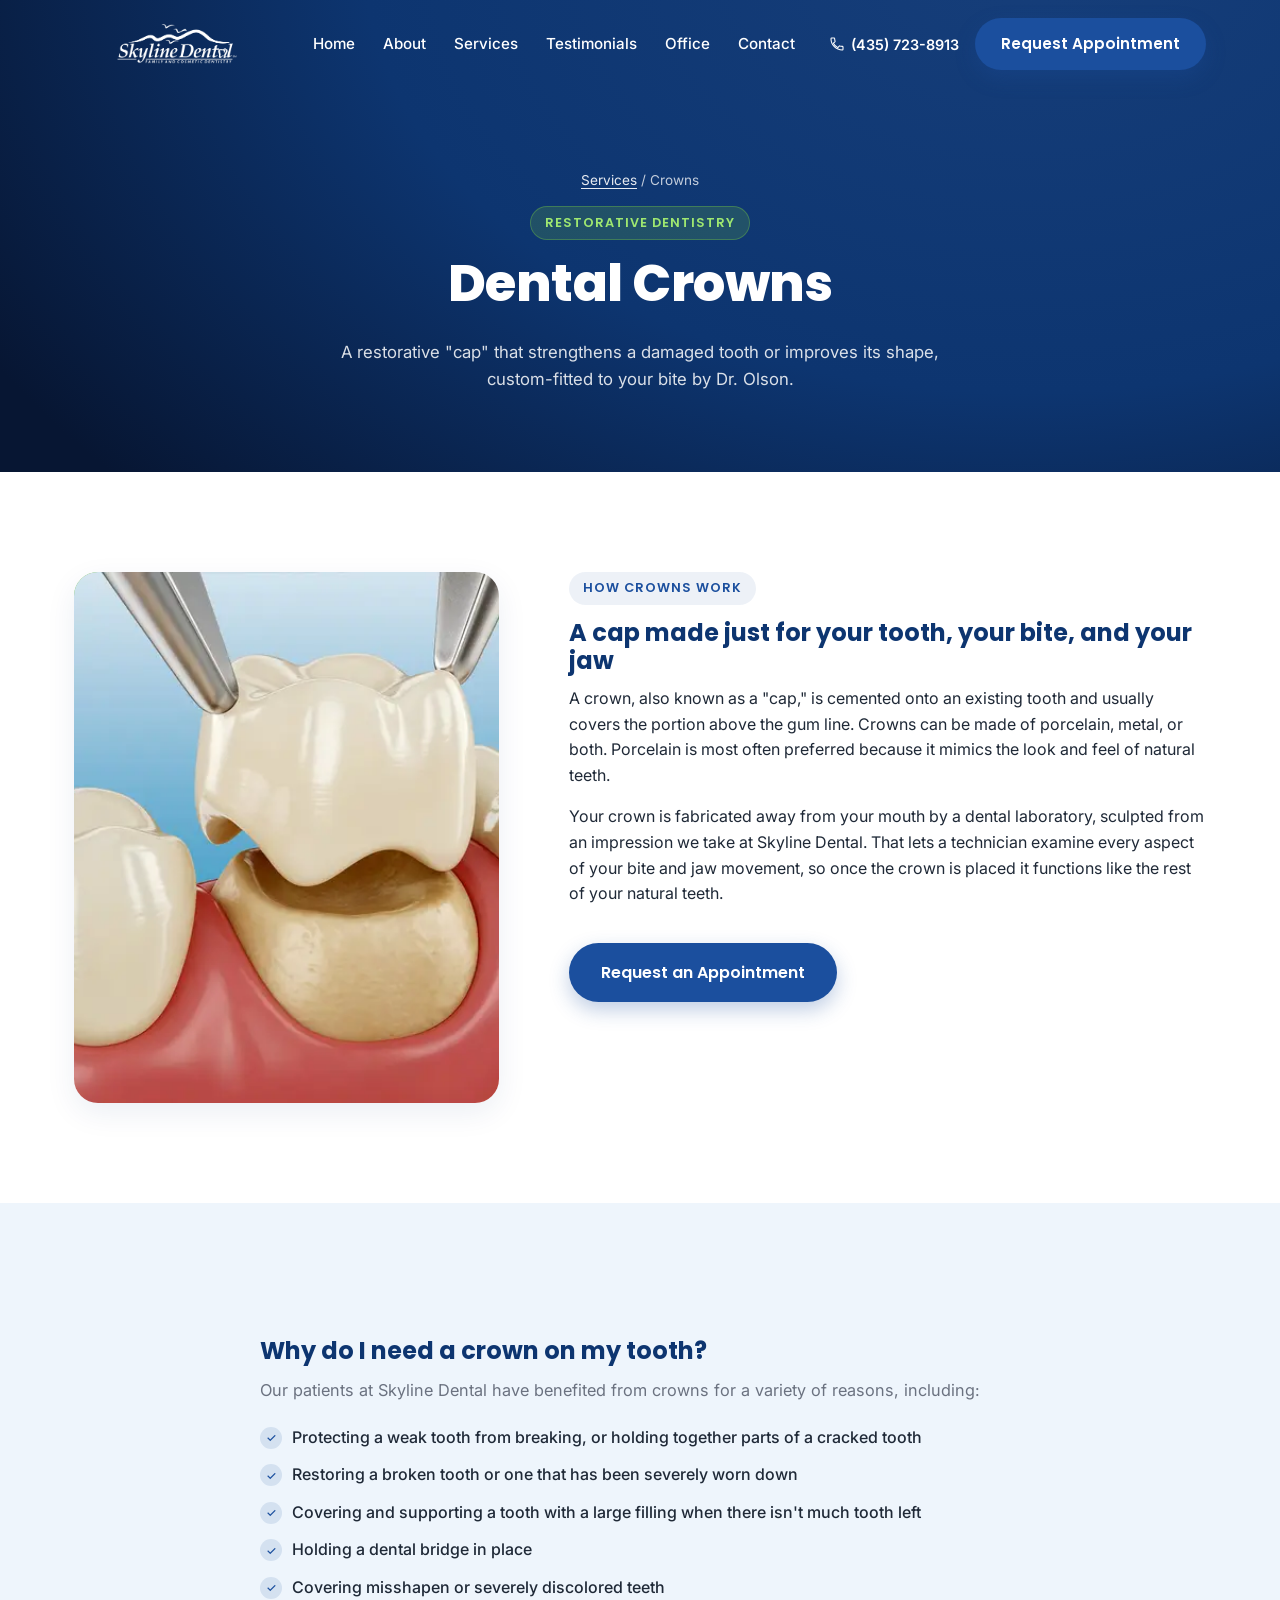
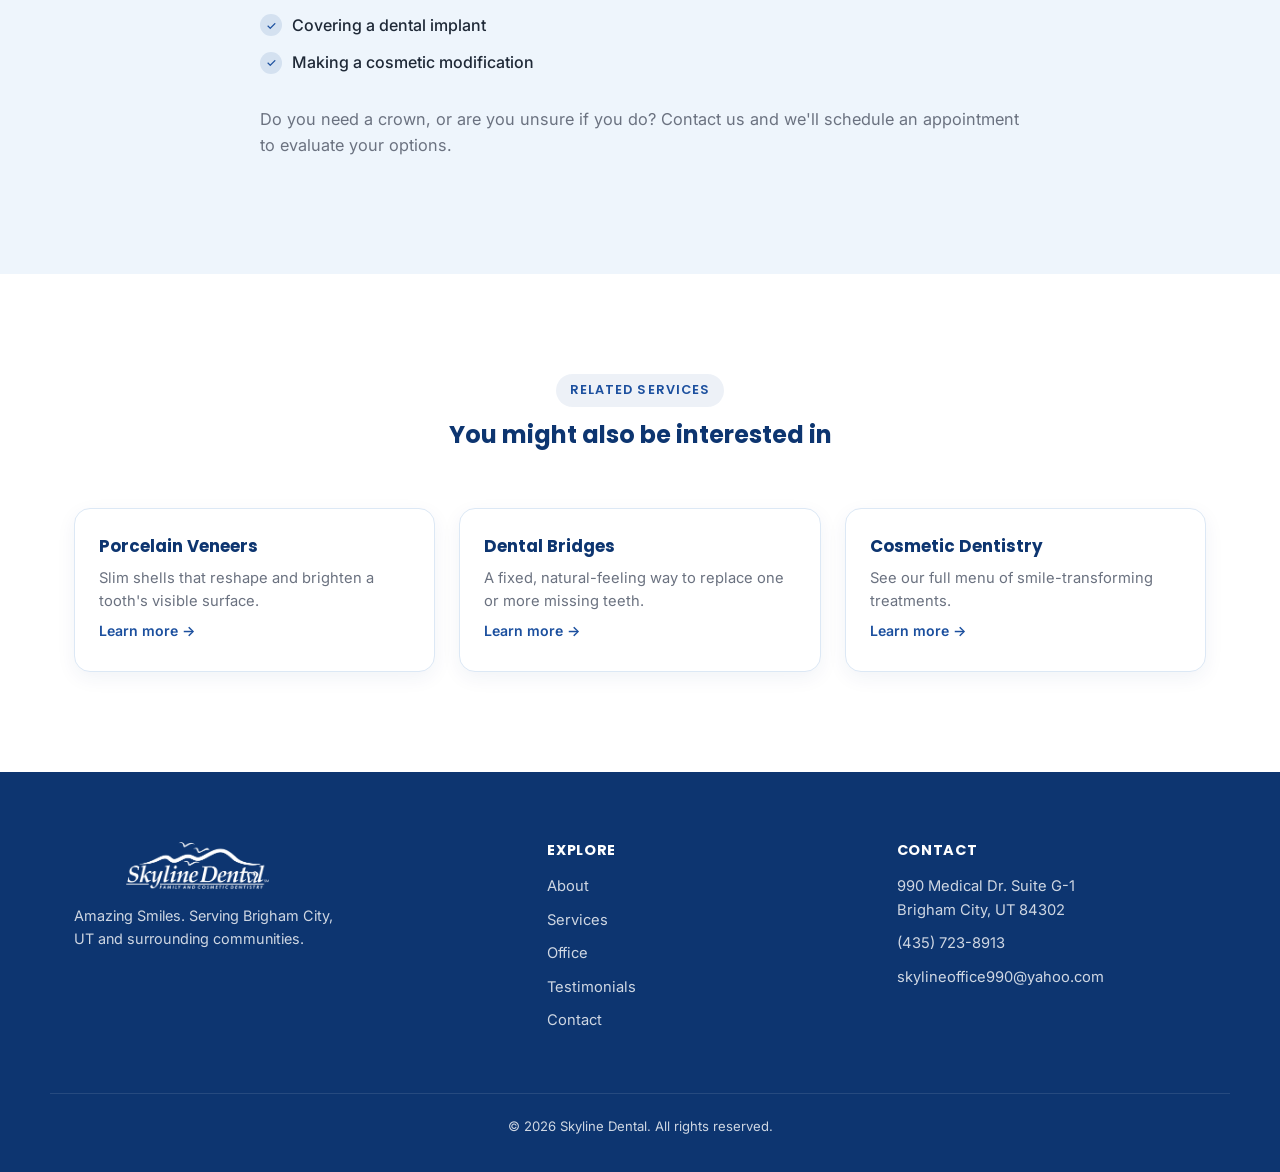
<file: services/crowns.html>
<!DOCTYPE html>
<html lang="en">
<head>
<meta charset="UTF-8">
<meta name="viewport" content="width=device-width, initial-scale=1.0">
<title>Dental Crowns in Brigham City, UT | Skyline Dental</title>
<meta name="description" content="Custom porcelain crowns from Skyline Dental strengthen broken, worn, or decayed teeth, crafted to fit your unique bite in Brigham City, UT.">
<link rel="preconnect" href="https://fonts.googleapis.com">
<link rel="preconnect" href="https://fonts.gstatic.com" crossorigin>
<link href="https://fonts.googleapis.com/css2?family=Poppins:wght@400;500;600;700;800&family=Inter:wght@400;500;600&display=swap" rel="stylesheet">
<link rel="stylesheet" href="../css/style.css">
</head>
<body>

<div class="progress-bar" id="progressBar"></div>

<header class="site-header" id="siteHeader">
  <div class="container header-inner">
    <a href="../index.html" class="logo">
      <img src="../images/skyline-dental-logo-white.png" alt="Skyline Dental - Family and Cosmetic Dentistry" class="logo-img logo-img-light">
      <img src="../images/skyline-dental-logo.png" alt="Skyline Dental - Family and Cosmetic Dentistry" class="logo-img logo-img-dark">
    </a>
    <nav class="main-nav" id="mainNav">
      <a href="../index.html#home">Home</a>
      <a href="../about.html">About</a>
      <a href="../services.html">Services</a>
      <a href="../index.html#testimonials">Testimonials</a>
      <a href="../office.html">Office</a>
      <a href="../index.html#contact">Contact</a>
    </nav>
    <div class="header-actions">
      <a href="tel:4357238913" class="phone-pill">
        <svg width="16" height="16" viewBox="0 0 24 24" fill="none"><path d="M6.6 10.8c1.4 2.8 3.8 5.1 6.6 6.6l2.2-2.2c.3-.3.7-.4 1-.2 1.1.4 2.3.6 3.6.6.6 0 1 .4 1 1V20c0 .6-.4 1-1 1C10.6 21 3 13.4 3 4c0-.6.4-1 1-1h3.5c.6 0 1 .4 1 1 0 1.2.2 2.4.6 3.6.1.4 0 .8-.3 1.1L6.6 10.8z" stroke="currentColor" stroke-width="1.6" stroke-linejoin="round"/></svg>
        (435) 723-8913
      </a>
      <a href="../index.html#contact" class="btn btn-primary">Request Appointment</a>
    </div>
    <button class="nav-toggle" id="navToggle" aria-label="Toggle menu">
      <span></span><span></span><span></span>
    </button>
  </div>
</header>

<main>

  <section class="page-banner">
    <div class="container">
      <div class="breadcrumb"><a href="../services.html">Services</a> / Crowns</div>
      <span class="eyebrow">Restorative Dentistry</span>
      <h1>Dental Crowns</h1>
      <p>A restorative "cap" that strengthens a damaged tooth or improves its shape, custom-fitted to your bite by Dr. Olson.</p>
    </div>
  </section>

  <section class="content-section">
    <div class="container bio-grid">
      <div class="bio-photo reveal">
        <img src="../images/1800x1200-what-is-a-zirconia-crown-seeds.webp" alt="A porcelain crown being placed on a prepared tooth">
        <div class="bio-accent"></div>
      </div>
      <div class="bio-copy reveal">
        <span class="eyebrow">How Crowns Work</span>
        <h2>A cap made just for your tooth, your bite, and your jaw</h2>
        <p>A crown, also known as a "cap," is cemented onto an existing tooth and usually covers the portion above the gum line. Crowns can be made of porcelain, metal, or both. Porcelain is most often preferred because it mimics the look and feel of natural teeth.</p>
        <p>Your crown is fabricated away from your mouth by a dental laboratory, sculpted from an impression we take at Skyline Dental. That lets a technician examine every aspect of your bite and jaw movement, so once the crown is placed it functions like the rest of your natural teeth.</p>

        <div class="section-cta section-cta-left">
          <a href="../index.html#contact" class="btn btn-primary btn-lg">Request an Appointment</a>
        </div>
      </div>
    </div>
  </section>

  <section class="content-section alt">
    <div class="container">
      <div class="content-narrow">
        <h2>Why do I need a crown on my tooth?</h2>
        <p>Our patients at Skyline Dental have benefited from crowns for a variety of reasons, including:</p>
        <ul class="about-points">
          <li><span class="check">✓</span> Protecting a weak tooth from breaking, or holding together parts of a cracked tooth</li>
          <li><span class="check">✓</span> Restoring a broken tooth or one that has been severely worn down</li>
          <li><span class="check">✓</span> Covering and supporting a tooth with a large filling when there isn't much tooth left</li>
          <li><span class="check">✓</span> Holding a dental bridge in place</li>
          <li><span class="check">✓</span> Covering misshapen or severely discolored teeth</li>
          <li><span class="check">✓</span> Covering a dental implant</li>
          <li><span class="check">✓</span> Making a cosmetic modification</li>
        </ul>
        <p>Do you need a crown, or are you unsure if you do? <a href="../index.html#contact">Contact us</a> and we'll schedule an appointment to evaluate your options.</p>
      </div>
    </div>
  </section>

  <section class="content-section">
    <div class="container">
      <div class="section-head reveal">
        <span class="eyebrow">Related Services</span>
        <h2>You might also be interested in</h2>
      </div>
      <div class="info-grid related-services">
        <a href="veneers.html" class="info-card reveal">
          <h3>Porcelain Veneers</h3>
          <p>Slim shells that reshape and brighten a tooth's visible surface.</p>
          <span class="info-card-link">Learn more &rarr;</span>
        </a>
        <a href="bridges.html" class="info-card reveal">
          <h3>Dental Bridges</h3>
          <p>A fixed, natural-feeling way to replace one or more missing teeth.</p>
          <span class="info-card-link">Learn more &rarr;</span>
        </a>
        <a href="cosmetic-dentistry.html" class="info-card reveal">
          <h3>Cosmetic Dentistry</h3>
          <p>See our full menu of smile-transforming treatments.</p>
          <span class="info-card-link">Learn more &rarr;</span>
        </a>
      </div>
    </div>
  </section>

</main>

<footer class="site-footer">
  <div class="container footer-inner">
    <div class="footer-brand">
      <img src="../images/skyline-dental-logo-white.png" alt="Skyline Dental - Family and Cosmetic Dentistry" class="logo-img footer-logo-img">
      <p>Amazing Smiles. Serving Brigham City, UT and surrounding communities.</p>
    </div>
    <div class="footer-links">
      <h4>Explore</h4>
      <a href="../about.html">About</a>
      <a href="../services.html">Services</a>
      <a href="../office.html">Office</a>
      <a href="../index.html#testimonials">Testimonials</a>
      <a href="../index.html#contact">Contact</a>
    </div>
    <div class="footer-contact">
      <h4>Contact</h4>
      <p>990 Medical Dr. Suite G-1<br>Brigham City, UT 84302</p>
      <p><a href="tel:4357238913">(435) 723-8913</a></p>
      <p><a href="mailto:skylineoffice990@yahoo.com">skylineoffice990@yahoo.com</a></p>
    </div>
  </div>
  <div class="footer-bottom">
    <div class="container">
      <p>&copy; <span id="year"></span> Skyline Dental. All rights reserved.</p>
    </div>
  </div>
</footer>

<button id="scrollTop" class="scroll-top" aria-label="Scroll to top">↑</button>

<script src="../js/main.js"></script>
</body>
</html>
</file>
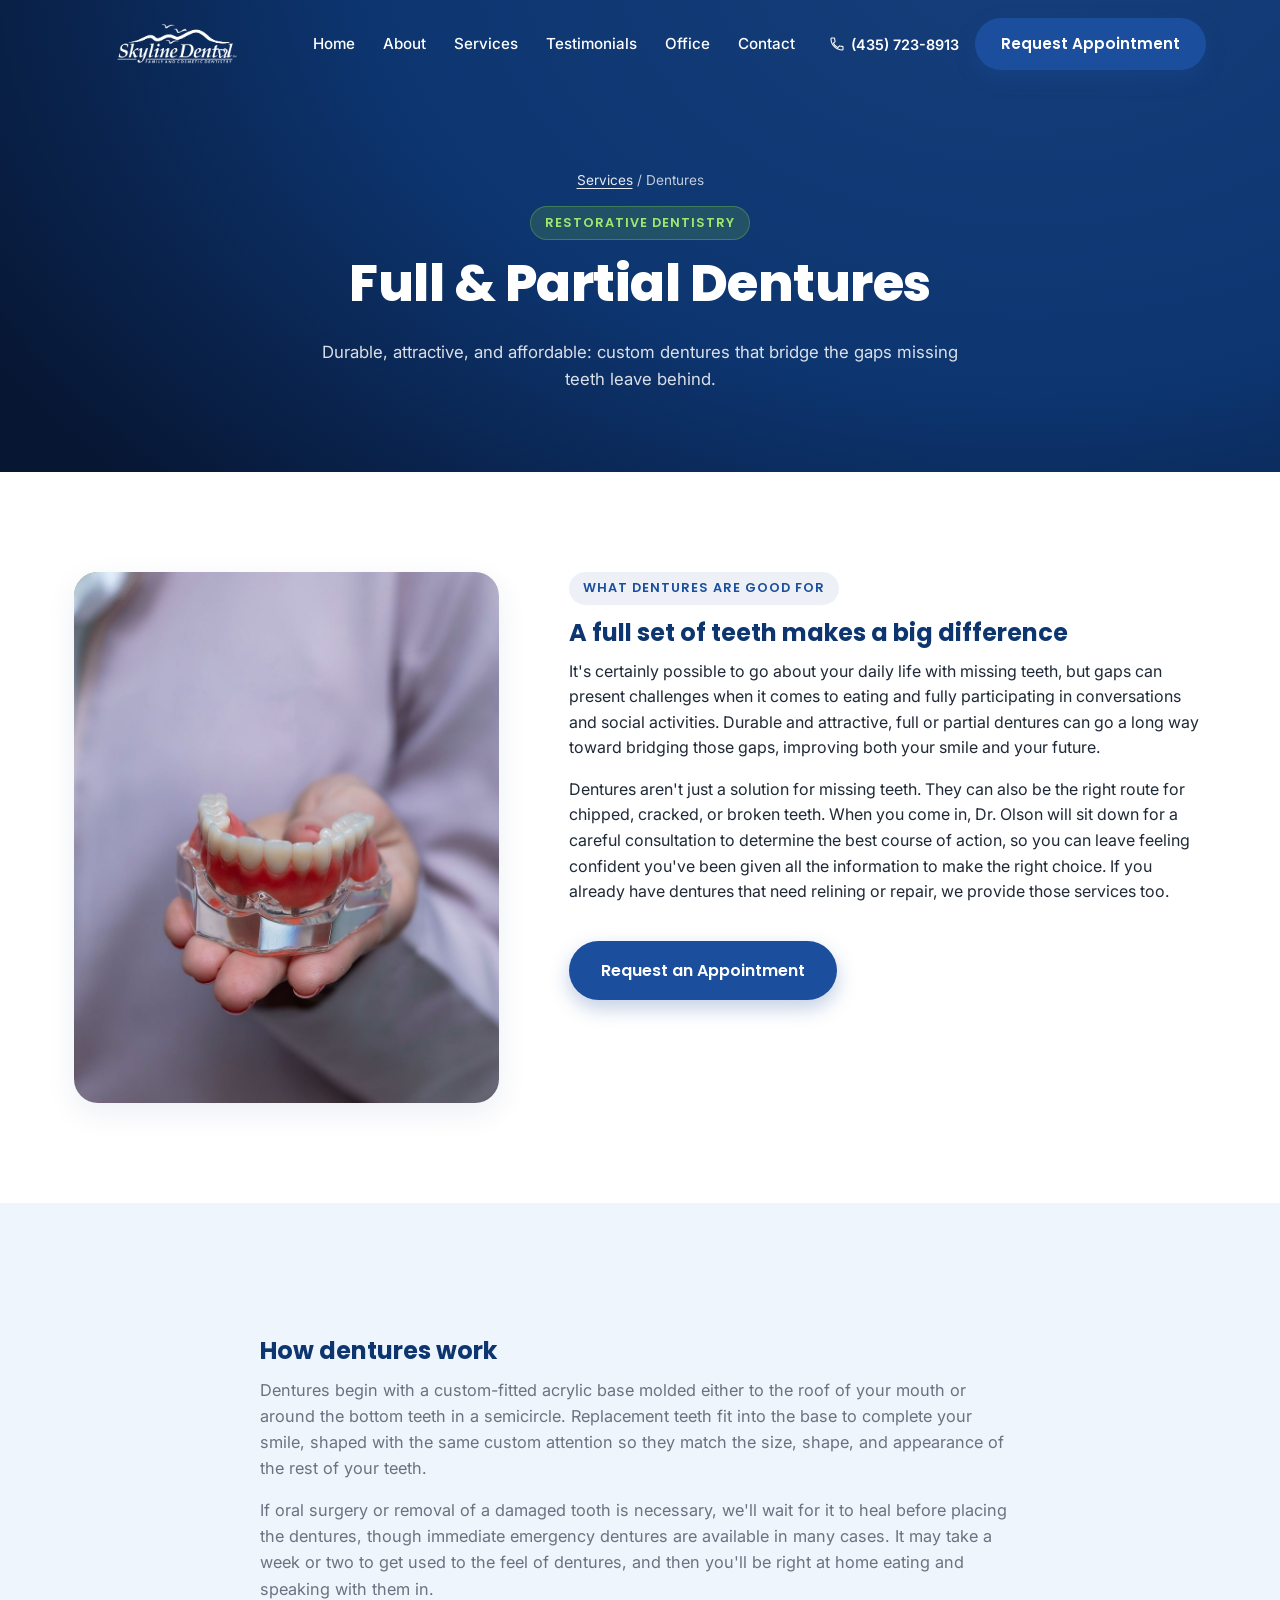
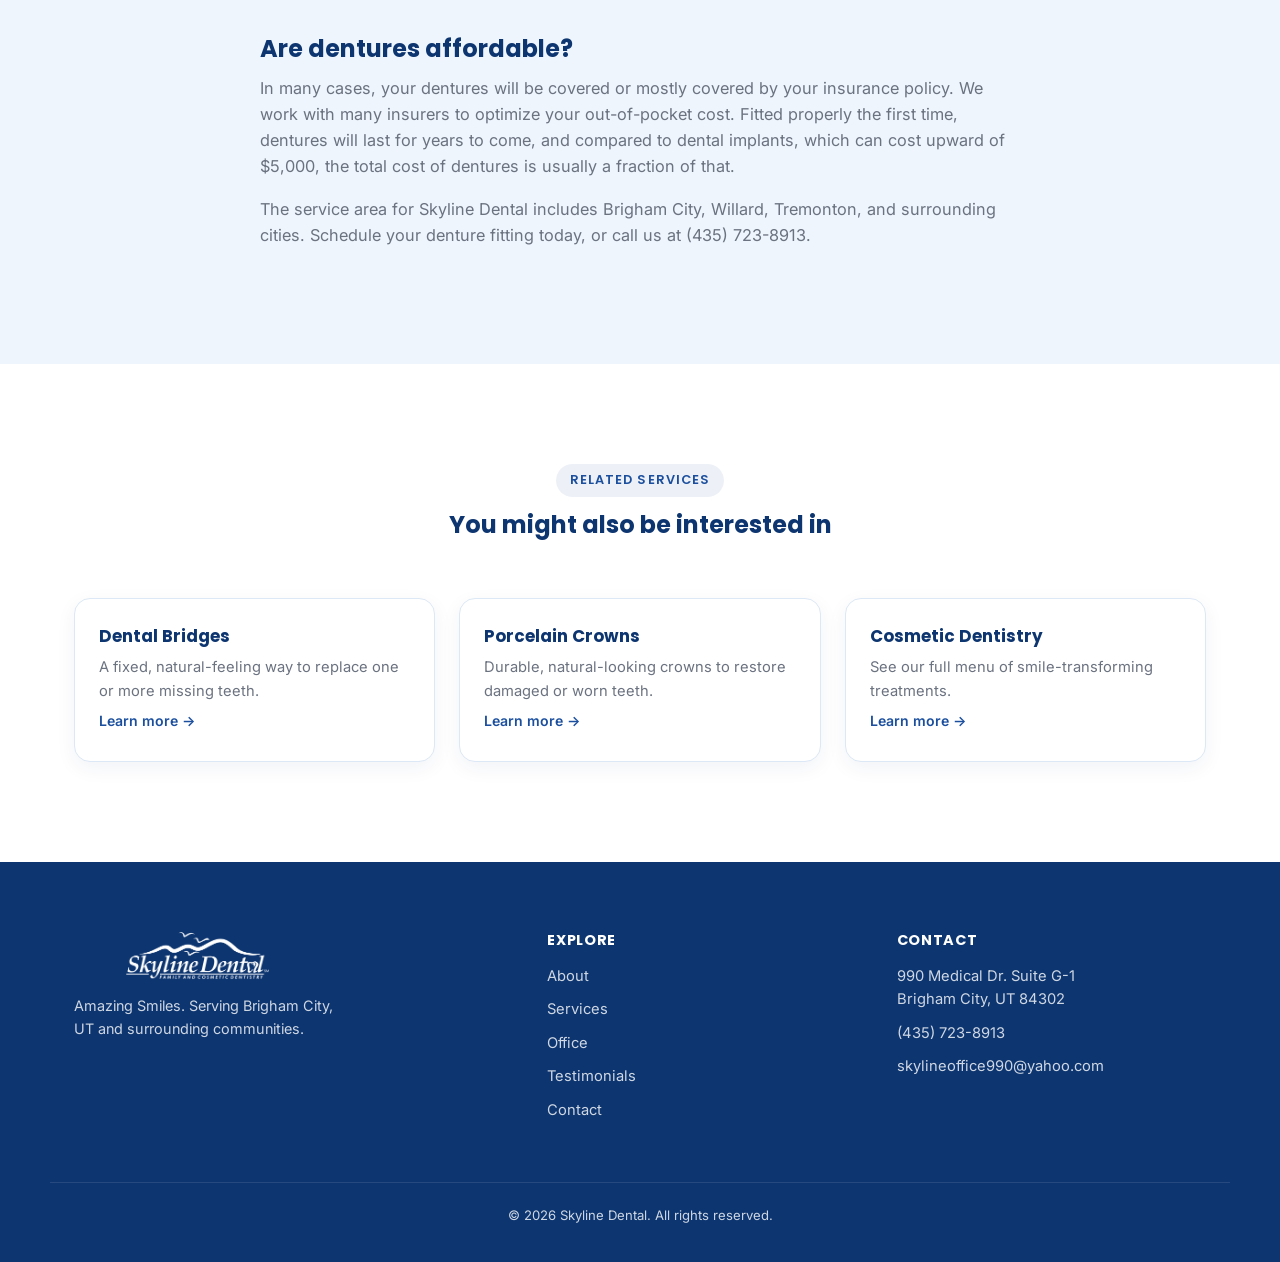
<file: services/dentures.html>
<!DOCTYPE html>
<html lang="en">
<head>
<meta charset="UTF-8">
<meta name="viewport" content="width=device-width, initial-scale=1.0">
<title>Full &amp; Partial Dentures in Brigham City, UT | Skyline Dental</title>
<meta name="description" content="Affordable, custom-fitted full and partial dentures from Skyline Dental: durable, natural-feeling, and made for Brigham City, UT patients.">
<link rel="preconnect" href="https://fonts.googleapis.com">
<link rel="preconnect" href="https://fonts.gstatic.com" crossorigin>
<link href="https://fonts.googleapis.com/css2?family=Poppins:wght@400;500;600;700;800&family=Inter:wght@400;500;600&display=swap" rel="stylesheet">
<link rel="stylesheet" href="../css/style.css">
</head>
<body>

<div class="progress-bar" id="progressBar"></div>

<header class="site-header" id="siteHeader">
  <div class="container header-inner">
    <a href="../index.html" class="logo">
      <img src="../images/skyline-dental-logo-white.png" alt="Skyline Dental - Family and Cosmetic Dentistry" class="logo-img logo-img-light">
      <img src="../images/skyline-dental-logo.png" alt="Skyline Dental - Family and Cosmetic Dentistry" class="logo-img logo-img-dark">
    </a>
    <nav class="main-nav" id="mainNav">
      <a href="../index.html#home">Home</a>
      <a href="../about.html">About</a>
      <a href="../services.html">Services</a>
      <a href="../index.html#testimonials">Testimonials</a>
      <a href="../office.html">Office</a>
      <a href="../index.html#contact">Contact</a>
    </nav>
    <div class="header-actions">
      <a href="tel:4357238913" class="phone-pill">
        <svg width="16" height="16" viewBox="0 0 24 24" fill="none"><path d="M6.6 10.8c1.4 2.8 3.8 5.1 6.6 6.6l2.2-2.2c.3-.3.7-.4 1-.2 1.1.4 2.3.6 3.6.6.6 0 1 .4 1 1V20c0 .6-.4 1-1 1C10.6 21 3 13.4 3 4c0-.6.4-1 1-1h3.5c.6 0 1 .4 1 1 0 1.2.2 2.4.6 3.6.1.4 0 .8-.3 1.1L6.6 10.8z" stroke="currentColor" stroke-width="1.6" stroke-linejoin="round"/></svg>
        (435) 723-8913
      </a>
      <a href="../index.html#contact" class="btn btn-primary">Request Appointment</a>
    </div>
    <button class="nav-toggle" id="navToggle" aria-label="Toggle menu">
      <span></span><span></span><span></span>
    </button>
  </div>
</header>

<main>

  <section class="page-banner">
    <div class="container">
      <div class="breadcrumb"><a href="../services.html">Services</a> / Dentures</div>
      <span class="eyebrow">Restorative Dentistry</span>
      <h1>Full &amp; Partial Dentures</h1>
      <p>Durable, attractive, and affordable: custom dentures that bridge the gaps missing teeth leave behind.</p>
    </div>
  </section>

  <section class="content-section">
    <div class="container bio-grid">
      <div class="bio-photo reveal">
        <img src="../images/pexels-itslauravillela-32852536.jpg" alt="Full denture on a clear implant-supported model held in a hand">
        <div class="bio-accent"></div>
      </div>
      <div class="bio-copy reveal">
        <span class="eyebrow">What Dentures Are Good For</span>
        <h2>A full set of teeth makes a big difference</h2>
        <p>It's certainly possible to go about your daily life with missing teeth, but gaps can present challenges when it comes to eating and fully participating in conversations and social activities. Durable and attractive, full or partial dentures can go a long way toward bridging those gaps, improving both your smile and your future.</p>
        <p>Dentures aren't just a solution for missing teeth. They can also be the right route for chipped, cracked, or broken teeth. When you come in, Dr. Olson will sit down for a careful consultation to determine the best course of action, so you can leave feeling confident you've been given all the information to make the right choice. If you already have dentures that need relining or repair, we provide those services too.</p>

        <div class="section-cta section-cta-left">
          <a href="../index.html#contact" class="btn btn-primary btn-lg">Request an Appointment</a>
        </div>
      </div>
    </div>
  </section>

  <section class="content-section alt">
    <div class="container">
      <div class="content-narrow">
        <h2>How dentures work</h2>
        <p>Dentures begin with a custom-fitted acrylic base molded either to the roof of your mouth or around the bottom teeth in a semicircle. Replacement teeth fit into the base to complete your smile, shaped with the same custom attention so they match the size, shape, and appearance of the rest of your teeth.</p>
        <p>If oral surgery or removal of a damaged tooth is necessary, we'll wait for it to heal before placing the dentures, though immediate emergency dentures are available in many cases. It may take a week or two to get used to the feel of dentures, and then you'll be right at home eating and speaking with them in.</p>

        <h2>Are dentures affordable?</h2>
        <p>In many cases, your dentures will be covered or mostly covered by your insurance policy. We work with many insurers to optimize your out-of-pocket cost. Fitted properly the first time, dentures will last for years to come, and compared to dental implants, which can cost upward of $5,000, the total cost of dentures is usually a fraction of that.</p>
        <p>The service area for Skyline Dental includes Brigham City, Willard, Tremonton, and surrounding cities. <a href="../index.html#contact">Schedule your denture fitting today</a>, or call us at <a href="tel:4357238913">(435) 723-8913</a>.</p>
      </div>
    </div>
  </section>

  <section class="content-section">
    <div class="container">
      <div class="section-head reveal">
        <span class="eyebrow">Related Services</span>
        <h2>You might also be interested in</h2>
      </div>
      <div class="info-grid related-services">
        <a href="bridges.html" class="info-card reveal">
          <h3>Dental Bridges</h3>
          <p>A fixed, natural-feeling way to replace one or more missing teeth.</p>
          <span class="info-card-link">Learn more &rarr;</span>
        </a>
        <a href="crowns.html" class="info-card reveal">
          <h3>Porcelain Crowns</h3>
          <p>Durable, natural-looking crowns to restore damaged or worn teeth.</p>
          <span class="info-card-link">Learn more &rarr;</span>
        </a>
        <a href="cosmetic-dentistry.html" class="info-card reveal">
          <h3>Cosmetic Dentistry</h3>
          <p>See our full menu of smile-transforming treatments.</p>
          <span class="info-card-link">Learn more &rarr;</span>
        </a>
      </div>
    </div>
  </section>

</main>

<footer class="site-footer">
  <div class="container footer-inner">
    <div class="footer-brand">
      <img src="../images/skyline-dental-logo-white.png" alt="Skyline Dental - Family and Cosmetic Dentistry" class="logo-img footer-logo-img">
      <p>Amazing Smiles. Serving Brigham City, UT and surrounding communities.</p>
    </div>
    <div class="footer-links">
      <h4>Explore</h4>
      <a href="../about.html">About</a>
      <a href="../services.html">Services</a>
      <a href="../office.html">Office</a>
      <a href="../index.html#testimonials">Testimonials</a>
      <a href="../index.html#contact">Contact</a>
    </div>
    <div class="footer-contact">
      <h4>Contact</h4>
      <p>990 Medical Dr. Suite G-1<br>Brigham City, UT 84302</p>
      <p><a href="tel:4357238913">(435) 723-8913</a></p>
      <p><a href="mailto:skylineoffice990@yahoo.com">skylineoffice990@yahoo.com</a></p>
    </div>
  </div>
  <div class="footer-bottom">
    <div class="container">
      <p>&copy; <span id="year"></span> Skyline Dental. All rights reserved.</p>
    </div>
  </div>
</footer>

<button id="scrollTop" class="scroll-top" aria-label="Scroll to top">↑</button>

<script src="../js/main.js"></script>
</body>
</html>
</file>
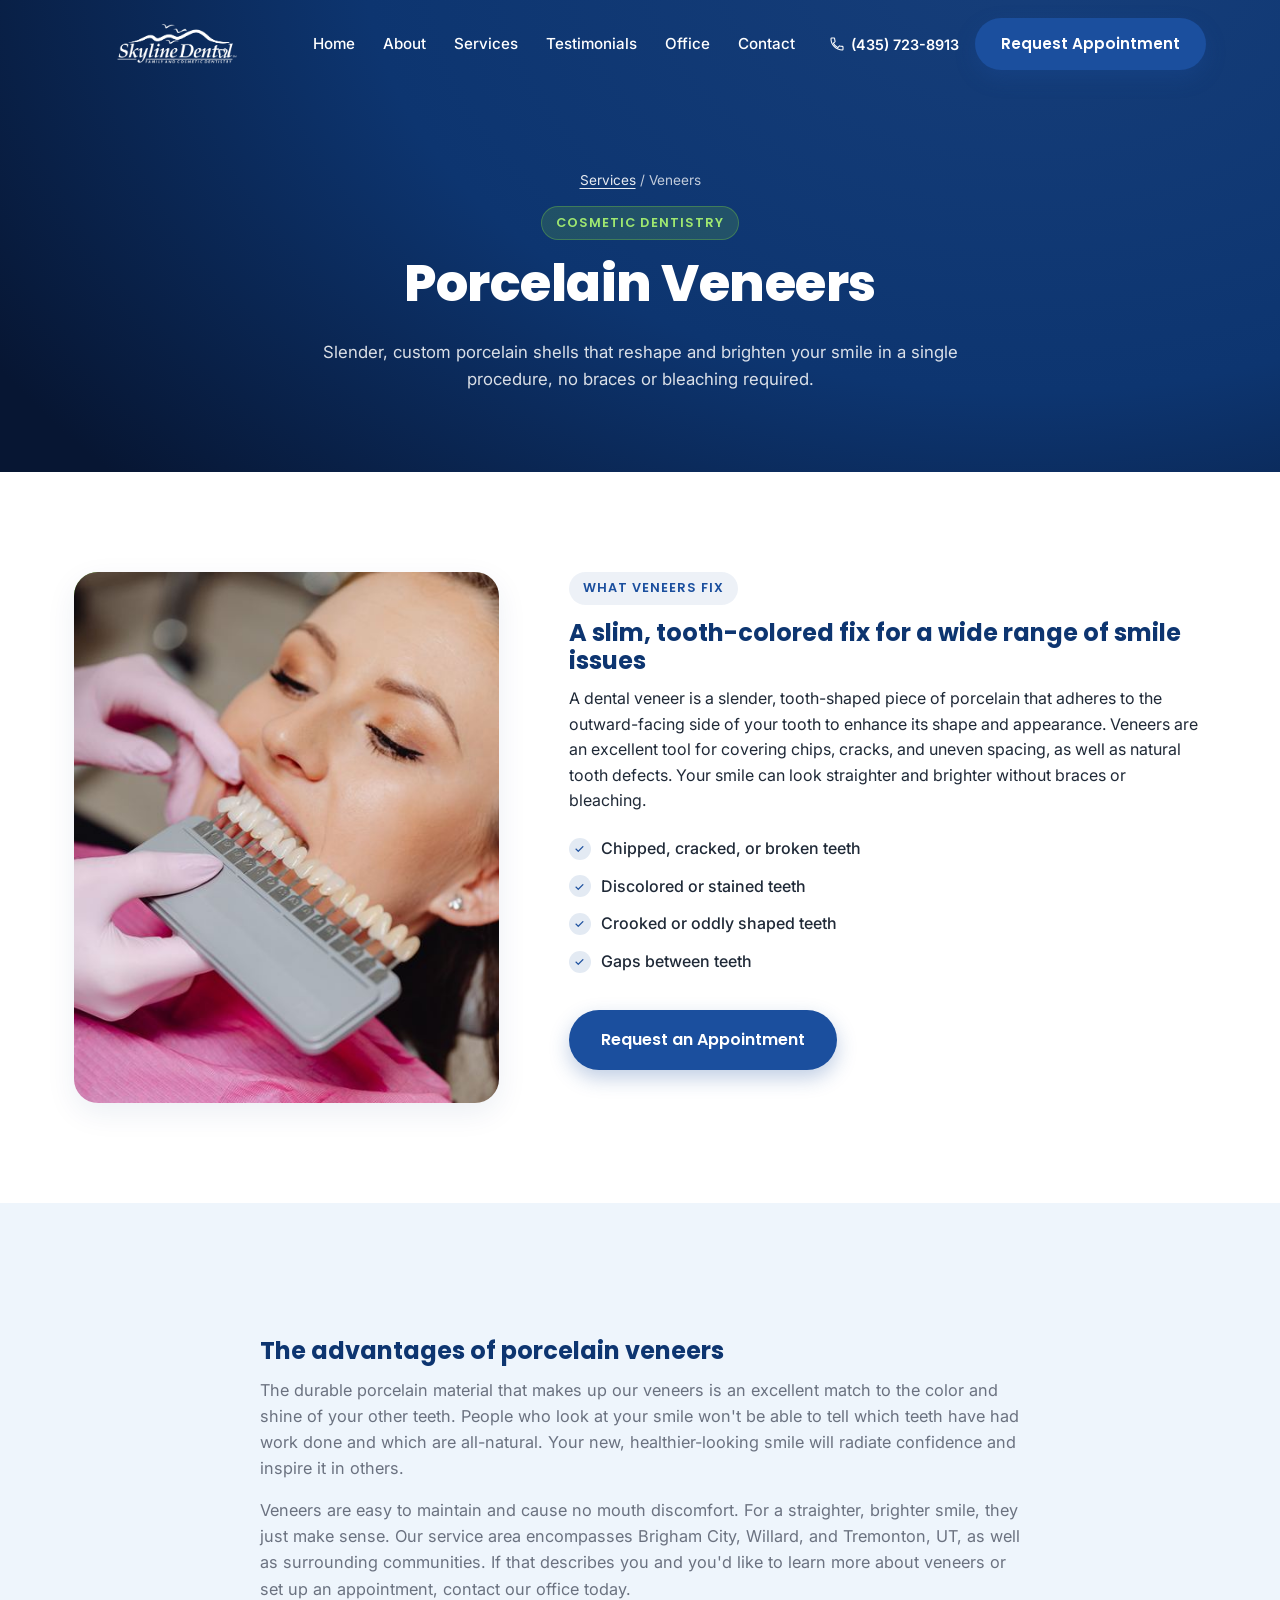
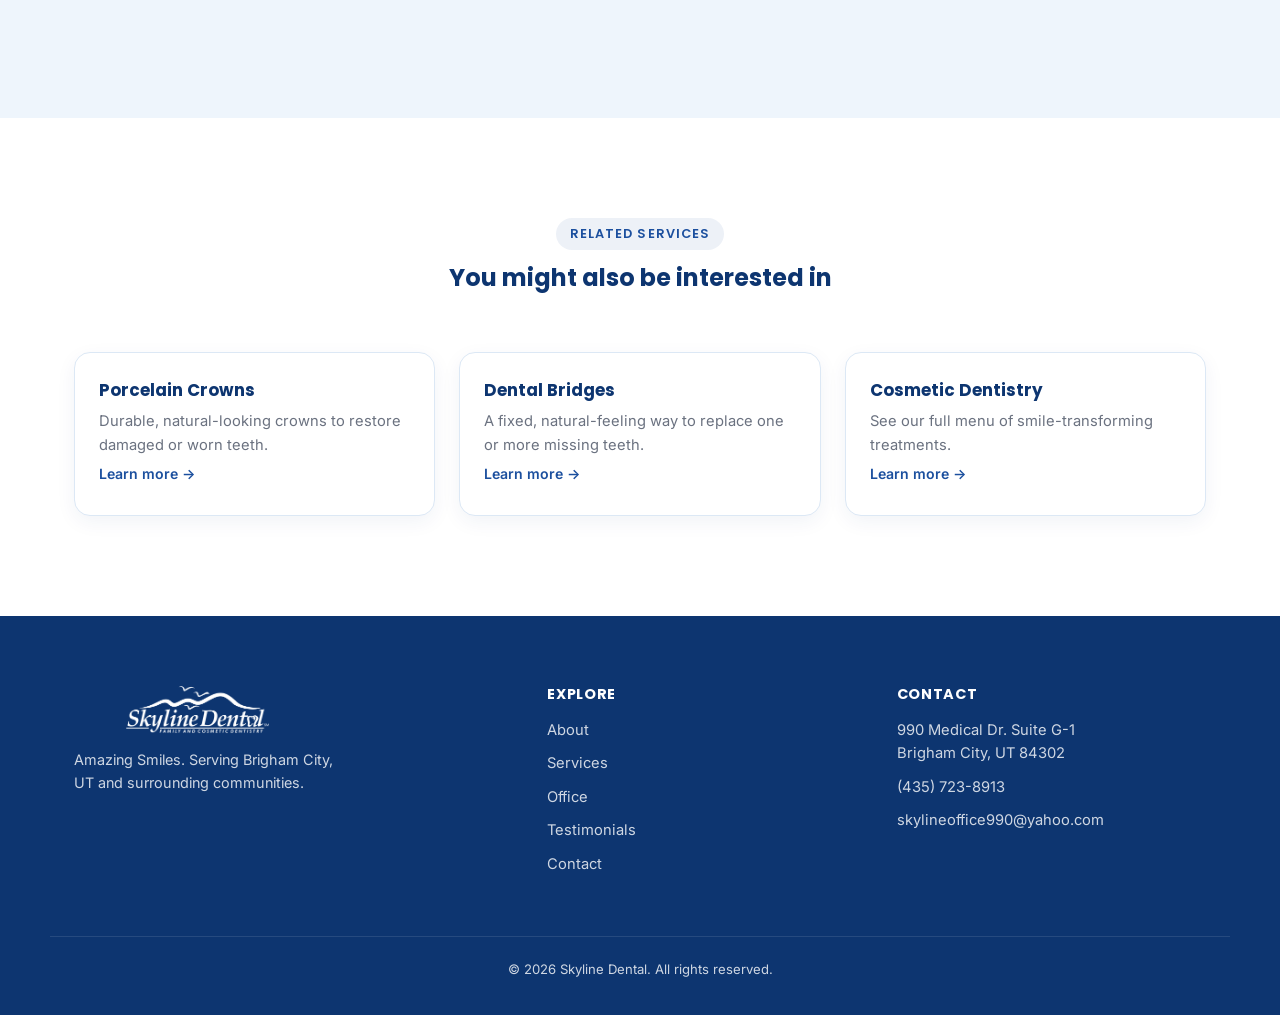
<file: services/veneers.html>
<!DOCTYPE html>
<html lang="en">
<head>
<meta charset="UTF-8">
<meta name="viewport" content="width=device-width, initial-scale=1.0">
<title>Porcelain Veneers in Brigham City, UT | Skyline Dental</title>
<meta name="description" content="Skyline Dental's porcelain veneers fix chipped, cracked, discolored, or uneven teeth in one procedure. Serving Brigham City, Tremonton & Willard, UT.">
<link rel="preconnect" href="https://fonts.googleapis.com">
<link rel="preconnect" href="https://fonts.gstatic.com" crossorigin>
<link href="https://fonts.googleapis.com/css2?family=Poppins:wght@400;500;600;700;800&family=Inter:wght@400;500;600&display=swap" rel="stylesheet">
<link rel="stylesheet" href="../css/style.css">
</head>
<body>

<div class="progress-bar" id="progressBar"></div>

<header class="site-header" id="siteHeader">
  <div class="container header-inner">
    <a href="../index.html" class="logo">
      <img src="../images/skyline-dental-logo-white.png" alt="Skyline Dental - Family and Cosmetic Dentistry" class="logo-img logo-img-light">
      <img src="../images/skyline-dental-logo.png" alt="Skyline Dental - Family and Cosmetic Dentistry" class="logo-img logo-img-dark">
    </a>
    <nav class="main-nav" id="mainNav">
      <a href="../index.html#home">Home</a>
      <a href="../about.html">About</a>
      <a href="../services.html">Services</a>
      <a href="../index.html#testimonials">Testimonials</a>
      <a href="../office.html">Office</a>
      <a href="../index.html#contact">Contact</a>
    </nav>
    <div class="header-actions">
      <a href="tel:4357238913" class="phone-pill">
        <svg width="16" height="16" viewBox="0 0 24 24" fill="none"><path d="M6.6 10.8c1.4 2.8 3.8 5.1 6.6 6.6l2.2-2.2c.3-.3.7-.4 1-.2 1.1.4 2.3.6 3.6.6.6 0 1 .4 1 1V20c0 .6-.4 1-1 1C10.6 21 3 13.4 3 4c0-.6.4-1 1-1h3.5c.6 0 1 .4 1 1 0 1.2.2 2.4.6 3.6.1.4 0 .8-.3 1.1L6.6 10.8z" stroke="currentColor" stroke-width="1.6" stroke-linejoin="round"/></svg>
        (435) 723-8913
      </a>
      <a href="../index.html#contact" class="btn btn-primary">Request Appointment</a>
    </div>
    <button class="nav-toggle" id="navToggle" aria-label="Toggle menu">
      <span></span><span></span><span></span>
    </button>
  </div>
</header>

<main>

  <section class="page-banner">
    <div class="container">
      <div class="breadcrumb"><a href="../services.html">Services</a> / Veneers</div>
      <span class="eyebrow">Cosmetic Dentistry</span>
      <h1>Porcelain Veneers</h1>
      <p>Slender, custom porcelain shells that reshape and brighten your smile in a single procedure, no braces or bleaching required.</p>
    </div>
  </section>

  <section class="content-section">
    <div class="container bio-grid">
      <div class="bio-photo reveal">
        <img src="../images/pexels-karola-g-6627570.jpg" alt="Dentist matching a porcelain veneer shade to a patient's smile">
        <div class="bio-accent"></div>
      </div>
      <div class="bio-copy reveal">
        <span class="eyebrow">What Veneers Fix</span>
        <h2>A slim, tooth-colored fix for a wide range of smile issues</h2>
        <p>A dental veneer is a slender, tooth-shaped piece of porcelain that adheres to the outward-facing side of your tooth to enhance its shape and appearance. Veneers are an excellent tool for covering chips, cracks, and uneven spacing, as well as natural tooth defects. Your smile can look straighter and brighter without braces or bleaching.</p>

        <ul class="about-points">
          <li><span class="check">✓</span> Chipped, cracked, or broken teeth</li>
          <li><span class="check">✓</span> Discolored or stained teeth</li>
          <li><span class="check">✓</span> Crooked or oddly shaped teeth</li>
          <li><span class="check">✓</span> Gaps between teeth</li>
        </ul>

        <div class="section-cta section-cta-left">
          <a href="../index.html#contact" class="btn btn-primary btn-lg">Request an Appointment</a>
        </div>
      </div>
    </div>
  </section>

  <section class="content-section alt">
    <div class="container">
      <div class="content-narrow">
        <h2>The advantages of porcelain veneers</h2>
        <p>The durable porcelain material that makes up our veneers is an excellent match to the color and shine of your other teeth. People who look at your smile won't be able to tell which teeth have had work done and which are all-natural. Your new, healthier-looking smile will radiate confidence and inspire it in others.</p>
        <p>Veneers are easy to maintain and cause no mouth discomfort. For a straighter, brighter smile, they just make sense. Our service area encompasses Brigham City, Willard, and Tremonton, UT, as well as surrounding communities. If that describes you and you'd like to learn more about veneers or set up an appointment, <a href="../index.html#contact">contact our office today</a>.</p>
      </div>
    </div>
  </section>

  <section class="content-section">
    <div class="container">
      <div class="section-head reveal">
        <span class="eyebrow">Related Services</span>
        <h2>You might also be interested in</h2>
      </div>
      <div class="info-grid related-services">
        <a href="crowns.html" class="info-card reveal">
          <h3>Porcelain Crowns</h3>
          <p>Durable, natural-looking crowns to restore damaged or worn teeth.</p>
          <span class="info-card-link">Learn more &rarr;</span>
        </a>
        <a href="bridges.html" class="info-card reveal">
          <h3>Dental Bridges</h3>
          <p>A fixed, natural-feeling way to replace one or more missing teeth.</p>
          <span class="info-card-link">Learn more &rarr;</span>
        </a>
        <a href="cosmetic-dentistry.html" class="info-card reveal">
          <h3>Cosmetic Dentistry</h3>
          <p>See our full menu of smile-transforming treatments.</p>
          <span class="info-card-link">Learn more &rarr;</span>
        </a>
      </div>
    </div>
  </section>

</main>

<footer class="site-footer">
  <div class="container footer-inner">
    <div class="footer-brand">
      <img src="../images/skyline-dental-logo-white.png" alt="Skyline Dental - Family and Cosmetic Dentistry" class="logo-img footer-logo-img">
      <p>Amazing Smiles. Serving Brigham City, UT and surrounding communities.</p>
    </div>
    <div class="footer-links">
      <h4>Explore</h4>
      <a href="../about.html">About</a>
      <a href="../services.html">Services</a>
      <a href="../office.html">Office</a>
      <a href="../index.html#testimonials">Testimonials</a>
      <a href="../index.html#contact">Contact</a>
    </div>
    <div class="footer-contact">
      <h4>Contact</h4>
      <p>990 Medical Dr. Suite G-1<br>Brigham City, UT 84302</p>
      <p><a href="tel:4357238913">(435) 723-8913</a></p>
      <p><a href="mailto:skylineoffice990@yahoo.com">skylineoffice990@yahoo.com</a></p>
    </div>
  </div>
  <div class="footer-bottom">
    <div class="container">
      <p>&copy; <span id="year"></span> Skyline Dental. All rights reserved.</p>
    </div>
  </div>
</footer>

<button id="scrollTop" class="scroll-top" aria-label="Scroll to top">↑</button>

<script src="../js/main.js"></script>
</body>
</html>
</file>
<file: css/style.css>
/* ===== Design tokens ===== */
:root{
  --primary:#1B4F9E;
  --primary-dark:#0D3570;
  --primary-light:#9FCBEA;
  --accent:#6FBE44;
  --bg:#FFFFFF;
  --bg-soft:#EEF5FC;
  --text:#1F2937;
  --text-light:#6B7280;
  --border:#DCE8F5;
  --shadow:0 10px 30px rgba(13,53,112,0.08);
  --radius:16px;
  --font-head:'Poppins', sans-serif;
  --font-body:'Inter', sans-serif;
}

*,*::before,*::after{box-sizing:border-box;}
html{scroll-behavior:smooth;}
body{
  margin:0;
  font-family:var(--font-body);
  color:var(--text);
  background:var(--bg);
  line-height:1.6;
  -webkit-font-smoothing:antialiased;
}
h1,h2,h3,h4{font-family:var(--font-head); margin:0 0 .5em; color:var(--primary-dark); line-height:1.15;}
p{margin:0 0 1em;}
a{color:inherit; text-decoration:none;}
img{max-width:100%; display:block;}
ul{list-style:none; margin:0; padding:0;}
.container{max-width:1180px; margin:0 auto; padding:0 24px;}
#home, #about, #services, #testimonials, #office, #contact{scroll-margin-top:90px;}

.eyebrow{
  display:inline-block;
  font-family:var(--font-head);
  font-weight:600;
  font-size:.8rem;
  letter-spacing:.08em;
  text-transform:uppercase;
  color:var(--primary);
  background:rgba(27,79,158,.08);
  padding:6px 14px;
  border-radius:999px;
  margin-bottom:14px;
}

/* ===== Buttons ===== */
.btn{
  display:inline-flex; align-items:center; justify-content:center; gap:8px;
  padding:12px 24px;
  border-radius:999px;
  font-weight:600;
  font-family:var(--font-head);
  font-size:.95rem;
  border:2px solid transparent;
  cursor:pointer;
  transition:transform .25s ease, box-shadow .25s ease, background .25s ease, color .25s ease;
  white-space:nowrap;
}
.btn-primary{ background:var(--primary); color:#fff; box-shadow:0 8px 20px rgba(27,79,158,.28);}
.btn-primary:hover{ transform:translateY(-3px) scale(1.02); box-shadow:0 14px 28px rgba(27,79,158,.36); }
.btn-ghost{ background:transparent; border-color:rgba(255,255,255,.5); color:inherit; }
.btn-ghost:hover{ background:rgba(255,255,255,.15); transform:translateY(-3px); }
.btn-lg{ padding:15px 30px; font-size:1rem; }

/* ===== Progress bar ===== */
.progress-bar{
  position:fixed; top:0; left:0; height:3px; width:0%;
  background:linear-gradient(90deg, var(--primary-light), var(--primary));
  z-index:1000; transition:width .1s ease-out;
}

/* ===== Header ===== */
.site-header{
  position:fixed; top:0; left:0; right:0; z-index:900;
  padding:18px 0;
  transition:background .35s ease, box-shadow .35s ease, padding .35s ease;
}
.site-header.scrolled{
  background:rgba(255,255,255,.9);
  backdrop-filter:blur(10px);
  box-shadow:0 4px 24px rgba(13,53,112,.08);
  padding:10px 0;
}
.header-inner{display:flex; align-items:center; justify-content:space-between; gap:24px;}
.logo{display:flex; align-items:center;}
.logo-img{height:40px; width:auto; display:block;}
.logo-img-dark{display:none;}
.site-header.scrolled .logo-img-light{display:none;}
.site-header.scrolled .logo-img-dark{display:block;}

.main-nav{display:flex; gap:28px;}
.main-nav a{
  font-weight:500; font-size:.95rem; position:relative; padding:4px 0;
  color:var(--primary-dark);
}
.site-header:not(.scrolled) .main-nav a{color:#fff;}
.main-nav a::after{
  content:''; position:absolute; left:0; bottom:-4px; width:0; height:2px;
  background:currentColor; transition:width .25s ease;
}
.main-nav a:hover::after{width:100%;}

.header-actions{display:flex; align-items:center; gap:16px;}
.phone-pill{
  display:flex; align-items:center; gap:6px; font-weight:600; font-size:.9rem;
  color:var(--primary-dark);
}
.site-header:not(.scrolled) .phone-pill{color:#fff;}

.nav-toggle{display:none; flex-direction:column; gap:5px; background:none; border:none; cursor:pointer; padding:6px; z-index:950;}
.nav-toggle span{width:24px; height:2px; background:var(--primary-dark); transition:.3s;}
.site-header:not(.scrolled) .nav-toggle span{background:#fff;}

/* ===== Hero ===== */
.hero{
  position:relative; overflow:hidden;
  min-height:100vh;
  display:flex; align-items:center;
  background:radial-gradient(1200px 800px at 80% -10%, #163E7A 0%, var(--primary-dark) 55%, #071633 100%);
  color:#fff;
  padding:120px 0 80px;
}
.hero-bg-video{
  position:absolute; inset:0; z-index:0;
  width:100%; height:100%; object-fit:cover;
  pointer-events:none;
}
.hero-overlay{
  position:absolute; inset:0; z-index:1;
  background:linear-gradient(100deg, rgba(7,22,51,.92) 0%, rgba(7,22,51,.65) 45%, rgba(7,22,51,.4) 100%);
}
.hero-blob{position:absolute; border-radius:50%; filter:blur(60px); opacity:.55; z-index:2;}
.blob-1{width:420px; height:420px; background:var(--primary-light); top:-120px; right:-80px; animation:drift 14s ease-in-out infinite;}
.blob-2{width:320px; height:320px; background:var(--accent); bottom:-100px; left:-60px; opacity:.3; animation:drift 18s ease-in-out infinite reverse;}
.blob-3{width:250px; height:250px; background:#6FBE44; top:40%; left:35%; opacity:.2; animation:drift 20s ease-in-out infinite;}
@keyframes drift{
  0%,100%{ transform:translate(0,0) scale(1);}
  50%{ transform:translate(30px,-30px) scale(1.08);}
}

.hero-inner{position:relative; z-index:3; display:grid; grid-template-columns:1fr; gap:60px; align-items:center;}

@media (prefers-reduced-motion: reduce){
  .hero-bg-video{display:none;}
}
.hero-copy{max-width:700px;}
.hero-copy .eyebrow{background:rgba(255,255,255,.12); color:#fff;}
.eyebrow-accent{background:rgba(111,190,68,.2); color:#9FE870; border:1px solid rgba(111,190,68,.4);}
.hero h1{color:#fff; font-size:clamp(2.8rem,5.5vw,4.4rem); font-weight:800; letter-spacing:-.02em; line-height:1.05;}
.accent-text{
  background:linear-gradient(100deg, #fff 20%, var(--primary-light) 60%, var(--accent) 100%);
  -webkit-background-clip:text; background-clip:text; color:transparent;
}
.hero-sub{color:rgba(255,255,255,.88); font-size:1.15rem; max-width:520px;}
.hero-cta{display:flex; gap:16px; flex-wrap:wrap; margin:32px 0 48px;}
.hero-cta .btn-lg{padding:17px 34px; font-size:1.05rem;}
.hero-cta .btn-primary{background:var(--accent); box-shadow:0 10px 28px rgba(111,190,68,.4);}
.hero-cta .btn-primary:hover{transform:translateY(-4px) scale(1.04); box-shadow:0 16px 36px rgba(111,190,68,.5);}
.hero-cta .btn-ghost{border-color:rgba(255,255,255,.6); font-weight:700;}
.hero-cta .btn-ghost:hover{background:rgba(255,255,255,.18); border-color:#fff;}

.hero-rating{
  display:flex; align-items:center; gap:16px; flex-wrap:wrap;
  padding-top:28px; border-top:1px solid rgba(255,255,255,.18);
}
.stat-stars{font-size:1.4rem; letter-spacing:2px; color:var(--accent); line-height:1;}
.stat-stars-lg{font-size:2.75rem; letter-spacing:6px; text-shadow:0 4px 22px rgba(111,190,68,.6);}
.hero-rating-label{font-family:var(--font-head); font-size:1.1rem; font-weight:700; color:#fff;}

/* ===== Reveal animation ===== */
.reveal{opacity:0; transform:translateY(30px); transition:opacity .7s ease, transform .7s ease;}
.reveal.in-view{opacity:1; transform:translateY(0);}

/* ===== About ===== */
.about{padding:120px 0; background:var(--bg);}
.about-inner{display:grid; grid-template-columns:.85fr 1.15fr; gap:70px; align-items:center;}
.about-photo{position:relative; aspect-ratio:4/5; border-radius:24px; overflow:hidden; box-shadow:var(--shadow);}
.about-photo-img{width:100%; height:100%; object-fit:cover;}
.about-accent{position:absolute; inset:-14px auto auto -14px; width:70px; height:70px; background:var(--accent); border-radius:20px; z-index:-1;}
.about-points{margin:22px 0 30px; display:flex; flex-direction:column; gap:12px;}
.about-points li{display:flex; align-items:center; gap:10px; font-weight:500;}
.check{display:inline-flex; align-items:center; justify-content:center; width:22px; height:22px; border-radius:50%; background:rgba(27,79,158,.12); color:var(--primary); font-size:.75rem; flex:none;}

/* ===== Services ===== */
.services{padding:120px 0; background:var(--bg-soft);}
.section-head{max-width:640px; margin:0 auto 60px; text-align:center;}
.section-head p{color:var(--text-light);}
.section-head.light h2, .section-head.light p{color:#fff;}
.service-grid{display:grid; grid-template-columns:repeat(3,1fr); gap:24px;}
.service-card{
  background:#fff; border-radius:var(--radius); overflow:hidden;
  box-shadow:0 6px 20px rgba(13,53,112,.06);
  transition:transform .3s ease, box-shadow .3s ease;
  border:1px solid var(--border);
}
.service-card:hover{transform:translateY(-8px); box-shadow:0 20px 40px rgba(13,53,112,.14);}
.service-media{aspect-ratio:4/3; overflow:hidden; background:var(--bg-soft);}
.service-media img{width:100%; height:100%; object-fit:cover; display:block; transition:transform .4s ease;}
.service-card:hover .service-media img{transform:scale(1.06);}
.service-card-body{padding:26px 26px 32px;}
.service-icon{
  width:56px; height:56px; display:flex; align-items:center; justify-content:center;
  border-radius:14px; background:#fff; margin:-28px 0 18px;
  color:var(--primary); position:relative; z-index:1;
  box-shadow:0 6px 16px rgba(13,53,112,.18);
  transition:transform .3s ease;
}
.service-card:hover .service-icon{transform:rotate(-8deg) scale(1.08);}
.service-card h3{font-size:1.1rem; margin-bottom:8px;}
.service-card p{color:var(--text-light); font-size:.92rem; margin:0;}
.service-card-link{display:inline-flex; align-items:center; gap:6px; margin-top:12px; color:var(--primary); font-weight:600; font-size:.88rem; transition:gap .25s ease;}
a.service-card:hover .service-card-link{gap:10px;}
.section-cta{text-align:center; margin-top:48px;}
.section-cta-left{text-align:left; margin-top:36px;}

/* ===== Testimonials ===== */
.testimonials{
  padding:120px 0;
  background:radial-gradient(1000px 500px at 20% 20%, #123A6B, var(--primary-dark));
  color:#fff;
  text-align:center;
}
.testimonial-slider{max-width:720px; margin:0 auto; position:relative; min-height:220px;}
.testimonial-track{position:relative;}
.testimonial-slide{
  position:absolute; inset:0; opacity:0; transform:translateY(12px);
  transition:opacity .5s ease, transform .5s ease; pointer-events:none;
}
.testimonial-slide.active{position:relative; opacity:1; transform:translateY(0); pointer-events:auto;}
.stars{color:var(--accent); letter-spacing:4px; margin-bottom:16px; font-size:1.1rem;}
.testimonial-slide p{font-size:1.35rem; font-weight:500; line-height:1.5; font-family:var(--font-head);}
.testimonial-slide cite{display:block; margin-top:18px; font-style:normal; color:rgba(255,255,255,.65); font-size:.9rem;}
.testimonial-dots{display:flex; justify-content:center; gap:10px; margin-top:32px;}
.testimonial-dots button{
  width:10px; height:10px; border-radius:50%; border:none; background:rgba(255,255,255,.3); cursor:pointer; padding:0;
  transition:background .3s ease, transform .3s ease;
}
.testimonial-dots button.active{background:var(--primary-light); transform:scale(1.3);}
.testimonial-more{margin-top:36px; border-color:rgba(255,255,255,.4);}
.testimonial-more:hover{background:rgba(255,255,255,.15); border-color:#fff;}

/* ===== Office ===== */
.office{padding:120px 0;}
.office-inner{display:grid; grid-template-columns:1fr 1fr; gap:60px; align-items:stretch;}
.office-detail{margin-bottom:20px;}
.office-detail strong{display:block; font-family:var(--font-head); color:var(--primary-dark); margin-bottom:4px; font-size:.9rem; text-transform:uppercase; letter-spacing:.05em;}
.office-detail a:hover{color:var(--primary);}
.social-links{display:flex; gap:12px; margin-top:24px;}
.social-links a{
  width:42px; height:42px; border-radius:50%; background:var(--bg-soft); display:flex; align-items:center; justify-content:center;
  font-weight:700; color:var(--primary-dark); transition:background .3s ease, color .3s ease, transform .3s ease;
}
.social-links a:hover{background:var(--primary); color:#fff; transform:translateY(-3px);}
.office-more{margin-top:24px;}
.office-map{
  border-radius:var(--radius); overflow:hidden; min-height:340px; box-shadow:var(--shadow);
  display:flex; flex-direction:column; background:#EEF5FC;
}
.office-map-svg{flex:1; width:100%; height:100%; display:block;}
.map-label{font-family:var(--font-head); font-size:13px; font-weight:600; fill:var(--primary-dark);}
.map-label-water{fill:#4E85BE; font-style:italic;}
.map-bubble-text{font-family:var(--font-head); font-size:20px; font-weight:800; fill:var(--primary-dark);}
.map-bubble-sub{font-family:var(--font-body); font-size:13px; fill:var(--text-light);}
.map-bubble-brand{font-family:var(--font-head); font-size:14px; font-weight:800; fill:var(--primary);}
.map-pulse{animation:mapPulse 2.4s ease-out infinite; transform-origin:center;}
@keyframes mapPulse{
  0%{transform:scale(1); opacity:.5;}
  100%{transform:scale(2.6); opacity:0;}
}
.get-directions{margin:18px auto 22px;}

/* ===== Contact ===== */
.contact{padding:120px 0; background:var(--bg-soft);}
.contact-grid{display:grid; grid-template-columns:.65fr 1.35fr; gap:32px; max-width:1000px; margin:0 auto; align-items:start;}
.contact-info-card{background:#fff; padding:36px 32px; border-radius:20px; box-shadow:var(--shadow); height:100%;}
.contact-info-card .office-detail:last-child{margin-bottom:0;}
.contact-form{background:#fff; padding:44px; border-radius:20px; box-shadow:var(--shadow);}
.form-row{display:grid; grid-template-columns:1fr 1fr; gap:20px;}
.form-field{margin-bottom:20px; display:flex; flex-direction:column; gap:6px;}
.form-field label{font-size:.85rem; font-weight:600; color:var(--primary-dark);}
.form-field input, .form-field select, .form-field textarea{
  padding:12px 14px; border-radius:10px; border:1.5px solid var(--border); font-family:var(--font-body); font-size:.95rem;
  transition:border-color .25s ease, box-shadow .25s ease; background:#fff;
}
.form-field input:focus, .form-field select:focus, .form-field textarea:focus{
  outline:none; border-color:var(--primary); box-shadow:0 0 0 4px rgba(27,79,158,.12);
}
.hidden-field{position:absolute; left:-9999px;}

/* ===== Footer ===== */
.site-footer{background:var(--primary-dark); color:rgba(255,255,255,.8); padding-top:70px;}
.footer-inner{display:grid; grid-template-columns:1.4fr 1fr 1fr; gap:40px; padding-bottom:50px; border-bottom:1px solid rgba(255,255,255,.1);}
.footer-brand .footer-logo-img{height:48px;}
.footer-brand p{margin-top:14px; font-size:.9rem; max-width:280px;}
.footer-links h4, .footer-contact h4{color:#fff; font-family:var(--font-head); margin-bottom:16px; font-size:.9rem; text-transform:uppercase; letter-spacing:.05em;}
.footer-links a{display:block; margin-bottom:10px; font-size:.92rem; transition:color .25s ease;}
.footer-links a:hover{color:var(--primary-light);}
.footer-contact p{font-size:.92rem; margin-bottom:10px;}
.footer-bottom{padding:22px 0; text-align:center; font-size:.82rem;}

/* ===== Scroll to top ===== */
.scroll-top{
  position:fixed; bottom:28px; right:28px; width:48px; height:48px; border-radius:50%;
  background:var(--primary); color:#fff; border:none; font-size:1.2rem; cursor:pointer;
  box-shadow:0 12px 24px rgba(27,79,158,.35);
  opacity:0; visibility:hidden; transform:translateY(10px);
  transition:opacity .3s ease, transform .3s ease, visibility .3s;
  z-index:800;
}
.scroll-top.visible{opacity:1; visibility:visible; transform:translateY(0);}

/* ===== Inner page banner ===== */
.page-banner{
  position:relative; overflow:hidden;
  padding:170px 0 80px;
  background:radial-gradient(1200px 800px at 80% -10%, #163E7A 0%, var(--primary-dark) 55%, #071633 100%);
  color:#fff; text-align:center;
}
.page-banner .eyebrow{background:rgba(111,190,68,.2); color:#9FE870; border:1px solid rgba(111,190,68,.4);}
.page-banner h1{color:#fff; font-size:clamp(2.2rem,4.5vw,3.2rem); font-weight:800; letter-spacing:-.01em;}
.page-banner p{color:rgba(255,255,255,.85); max-width:640px; margin:0 auto; font-size:1.05rem;}

/* ===== Generic content sections ===== */
.content-section{padding:100px 0;}
.content-section.alt{background:var(--bg-soft);}
.content-narrow{max-width:760px; margin:0 auto;}
.content-narrow p{color:var(--text-light); font-size:1.02rem;}
.content-narrow h2{margin-top:1.4em;}

/* ===== Bio / About page ===== */
.bio-grid{display:grid; grid-template-columns:.8fr 1.2fr; gap:70px; align-items:start;}
.bio-photo{position:relative; aspect-ratio:4/5; border-radius:24px; overflow:hidden; box-shadow:var(--shadow);}
.bio-photo img{width:100%; height:100%; object-fit:cover;}
.bio-accent{position:absolute; inset:-14px auto auto -14px; width:70px; height:70px; background:var(--accent); border-radius:20px; z-index:-1;}
.quick-facts{display:flex; flex-wrap:wrap; gap:10px; margin:22px 0;}
.quick-fact{
  display:inline-flex; align-items:center; background:var(--bg-soft); color:var(--primary-dark);
  padding:9px 16px; border-radius:999px; font-size:.84rem; font-weight:600;
  border:1px solid var(--border);
}
.family-note{
  margin-top:28px; padding:20px 24px; border-radius:16px; background:var(--bg-soft);
  border-left:4px solid var(--accent); font-size:.95rem; color:var(--text-light);
}
.family-note strong{color:var(--primary-dark);}

.timeline{list-style:none; margin:28px 0 0; padding:0; display:flex; flex-direction:column; gap:0;}
.timeline li{position:relative; padding:0 0 30px 34px; border-left:2px solid var(--border);}
.timeline li:last-child{border-color:transparent; padding-bottom:0;}
.timeline li::before{
  content:''; position:absolute; left:-7px; top:2px; width:12px; height:12px;
  border-radius:50%; background:var(--accent); border:3px solid #fff; box-shadow:0 0 0 2px var(--accent);
}
.timeline strong{display:block; font-family:var(--font-head); color:var(--primary-dark); font-size:1rem; margin-bottom:2px;}
.timeline span{color:var(--text-light); font-size:.92rem;}

/* ===== Services detail page ===== */
.service-detail-list{display:flex; flex-direction:column; gap:0; margin-top:20px;}
.service-detail{
  display:grid; grid-template-columns:64px 1fr; gap:22px; padding:32px 0;
  border-bottom:1px solid var(--border);
}
.service-detail:last-child{border-bottom:none;}
.service-detail-icon{
  width:64px; height:64px; border-radius:16px; background:var(--bg-soft);
  display:flex; align-items:center; justify-content:center; color:var(--primary);
}
.service-detail h3{margin-bottom:8px;}
.service-detail p{color:var(--text-light); margin:0;}
a.service-detail{transition:background .25s ease, padding-left .25s ease;}
a.service-detail:hover{background:var(--bg-soft); padding-left:12px; border-radius:12px;}
.service-detail-link{display:inline-flex; align-items:center; gap:6px; margin-top:10px; color:var(--primary); font-weight:600; font-size:.88rem;}
a.service-detail:hover .service-detail-link{gap:10px;}

/* ===== Service detail (sub) pages ===== */
.breadcrumb{font-size:.85rem; color:rgba(255,255,255,.75); margin-bottom:14px;}
.breadcrumb a{color:rgba(255,255,255,.9); text-decoration:underline; text-underline-offset:3px;}
.breadcrumb a:hover{color:#fff;}
.related-services{margin-top:20px;}
.related-services .info-card{transition:transform .25s ease, box-shadow .25s ease;}
a.info-card:hover, .related-services a.info-card:hover{transform:translateY(-6px); box-shadow:0 20px 40px rgba(13,53,112,.14);}
.info-card-link{display:inline-flex; align-items:center; gap:6px; margin-top:6px; color:var(--primary); font-weight:600; font-size:.88rem;}

/* ===== Office page extras ===== */
.video-embed{position:relative; width:100%; aspect-ratio:16/9; border-radius:var(--radius); overflow:hidden; box-shadow:var(--shadow);}
.video-embed iframe{position:absolute; inset:0; width:100%; height:100%; border:0;}
.info-grid{display:grid; grid-template-columns:repeat(3,1fr); gap:24px; margin-top:20px;}
.info-card{background:#fff; border-radius:var(--radius); padding:28px 24px; box-shadow:0 6px 20px rgba(13,53,112,.06); border:1px solid var(--border);}
.info-card h3{font-size:1.05rem; margin-bottom:10px;}
.info-card p{color:var(--text-light); font-size:.92rem; margin:0;}
.info-card a{color:var(--primary); font-weight:600;}
.info-card a:hover{text-decoration:underline;}
.note-callout{
  margin-top:20px; padding:18px 22px; border-radius:14px; background:rgba(111,190,68,.1);
  border-left:4px solid var(--accent); font-size:.95rem; color:var(--primary-dark);
}

/* ===== Responsive ===== */
@media (max-width:960px){
  .hero-inner, .about-inner, .office-inner, .bio-grid, .contact-grid{grid-template-columns:1fr;}
  .service-grid, .info-grid{grid-template-columns:repeat(2,1fr);}
  .footer-inner{grid-template-columns:1fr 1fr;}
}
@media (max-width:760px){
  .hero-bg-video{object-position:42% center;}
  .main-nav, .header-actions{display:none;}
  .nav-toggle{display:flex;}
  .main-nav.open{
    display:flex; flex-direction:column; position:fixed; top:0; right:0; height:100vh; width:78%;
    background:var(--primary-dark); padding:110px 32px 32px; gap:24px; z-index:920;
    box-shadow:-20px 0 60px rgba(0,0,0,.3);
  }
  .main-nav.open a{color:#fff; font-size:1.1rem;}
  .service-grid, .info-grid{grid-template-columns:1fr;}
  .service-detail{grid-template-columns:1fr; text-align:center;}
  .service-detail-icon{margin:0 auto;}
  .form-row{grid-template-columns:1fr;}
  .footer-inner{grid-template-columns:1fr; text-align:center;}
  .footer-brand .footer-logo-img{margin-left:auto; margin-right:auto;}
  .footer-brand p{margin-left:auto; margin-right:auto;}
  .social-links{justify-content:center;}
}
</file>
